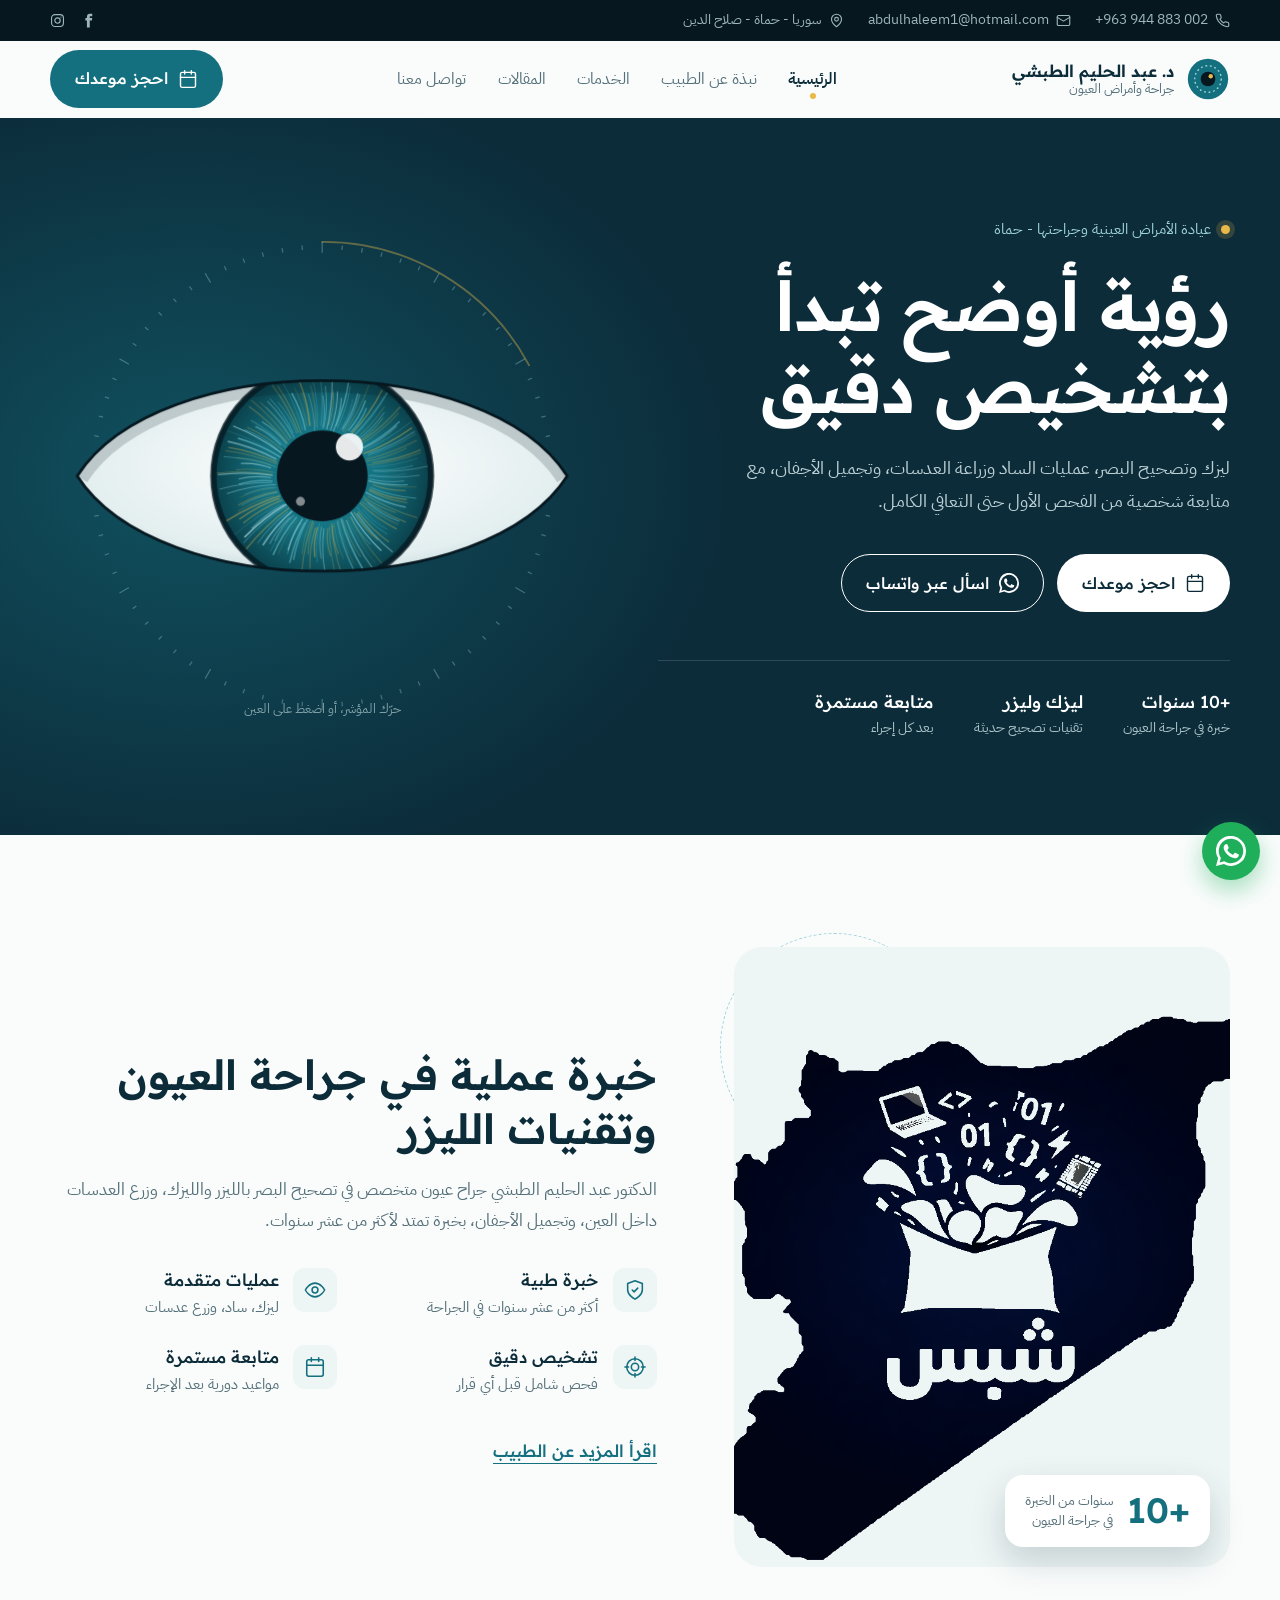
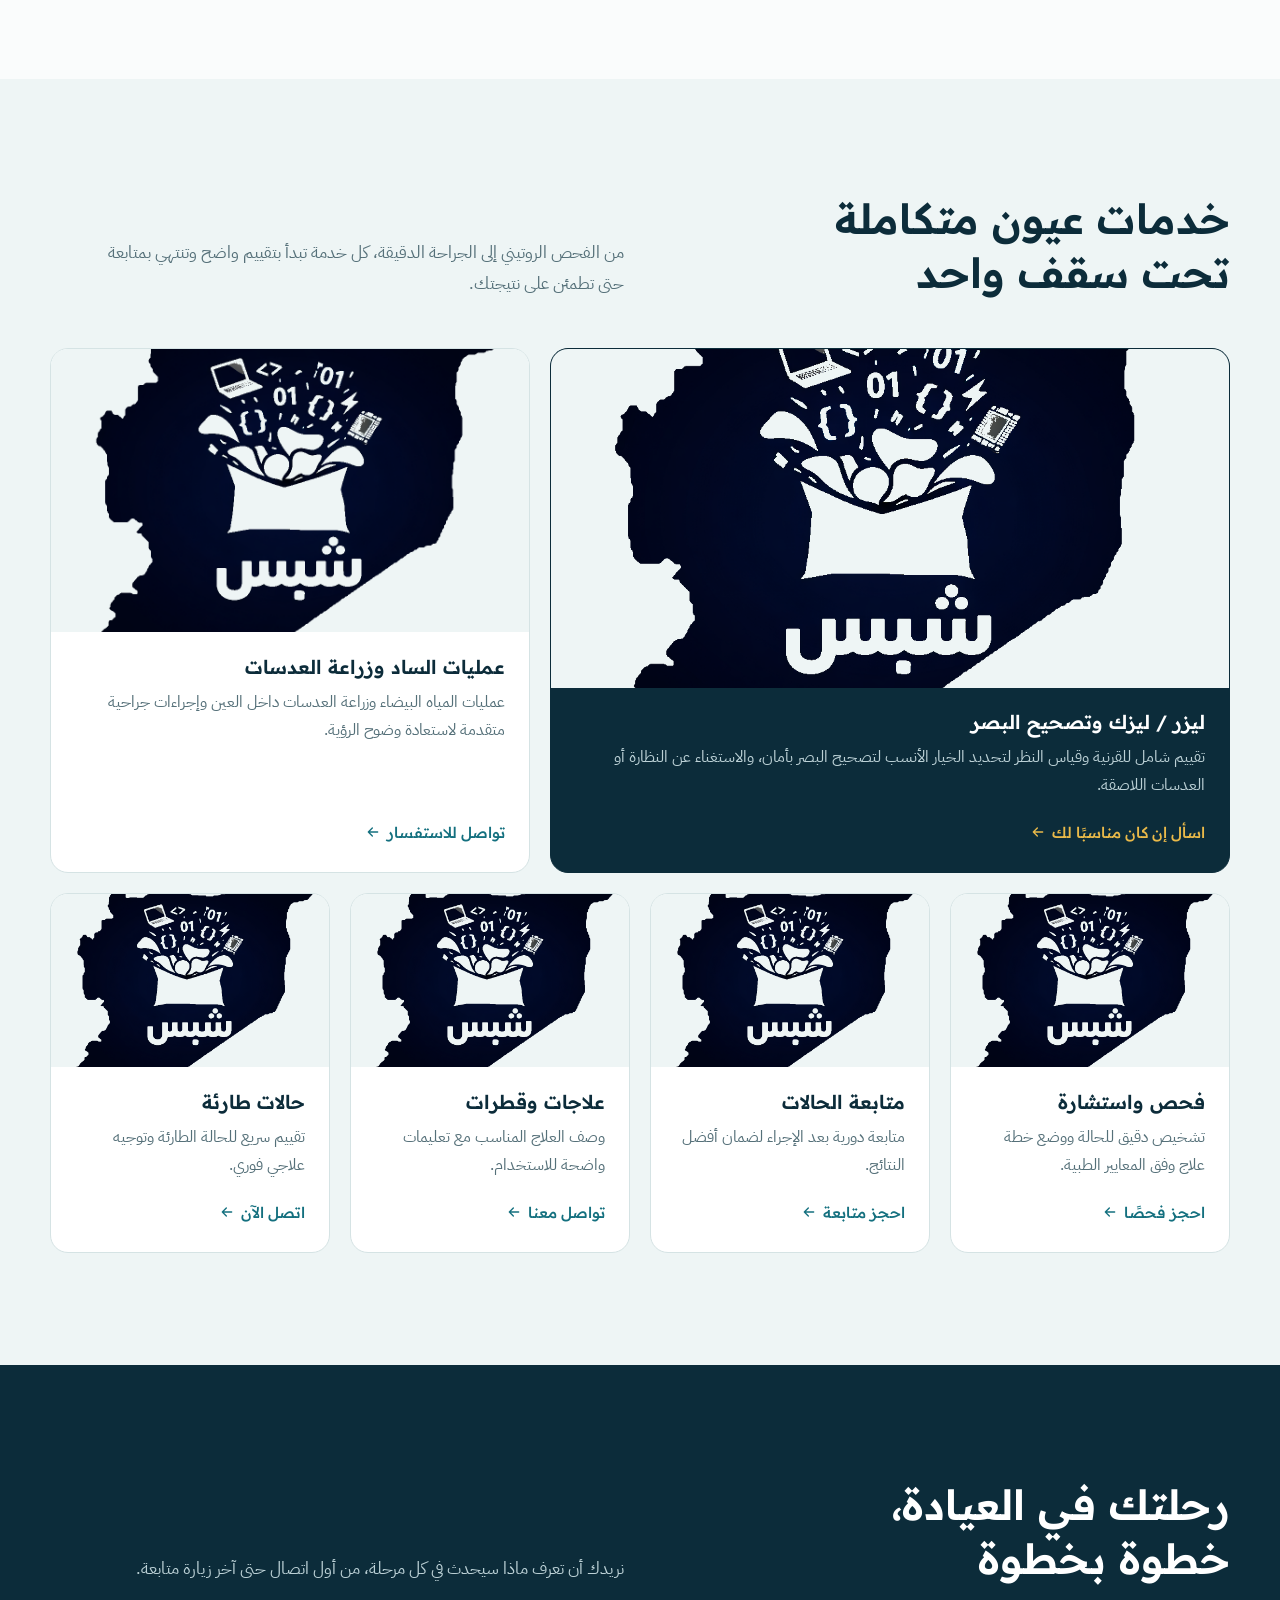
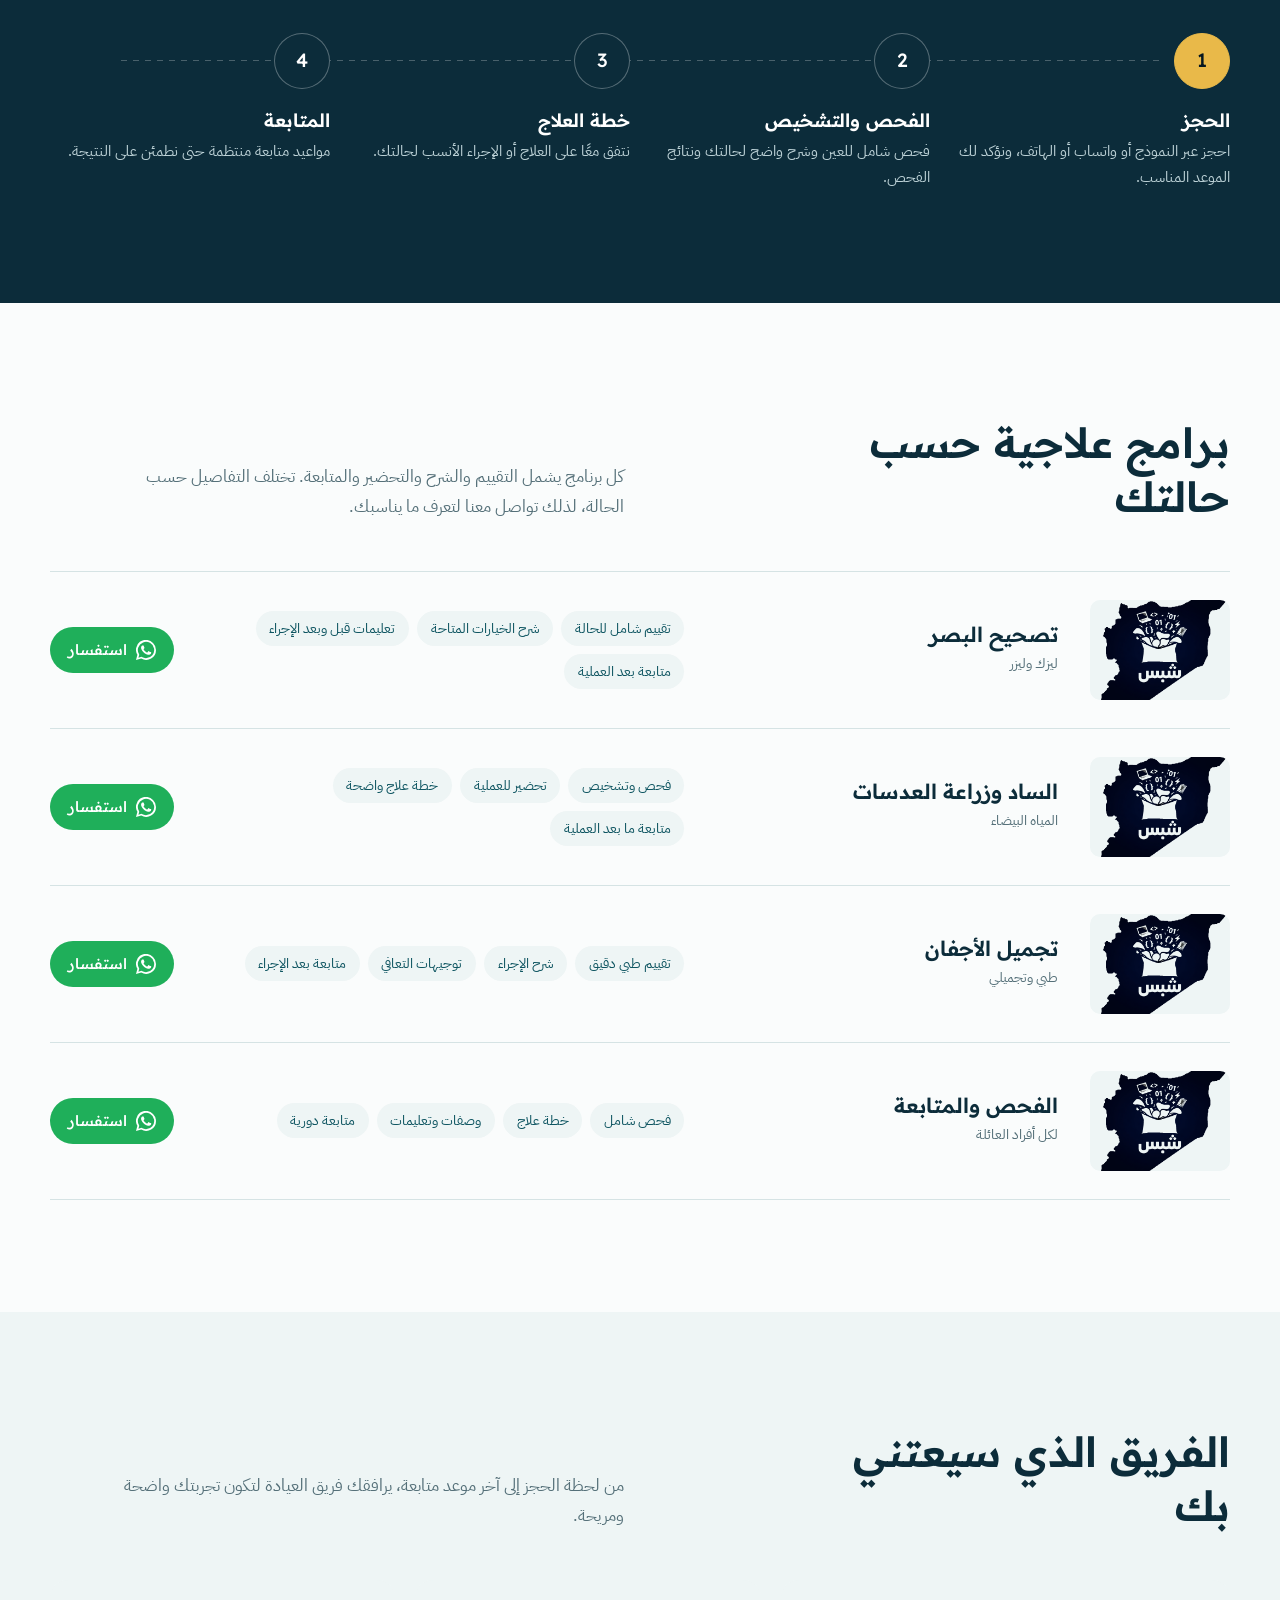
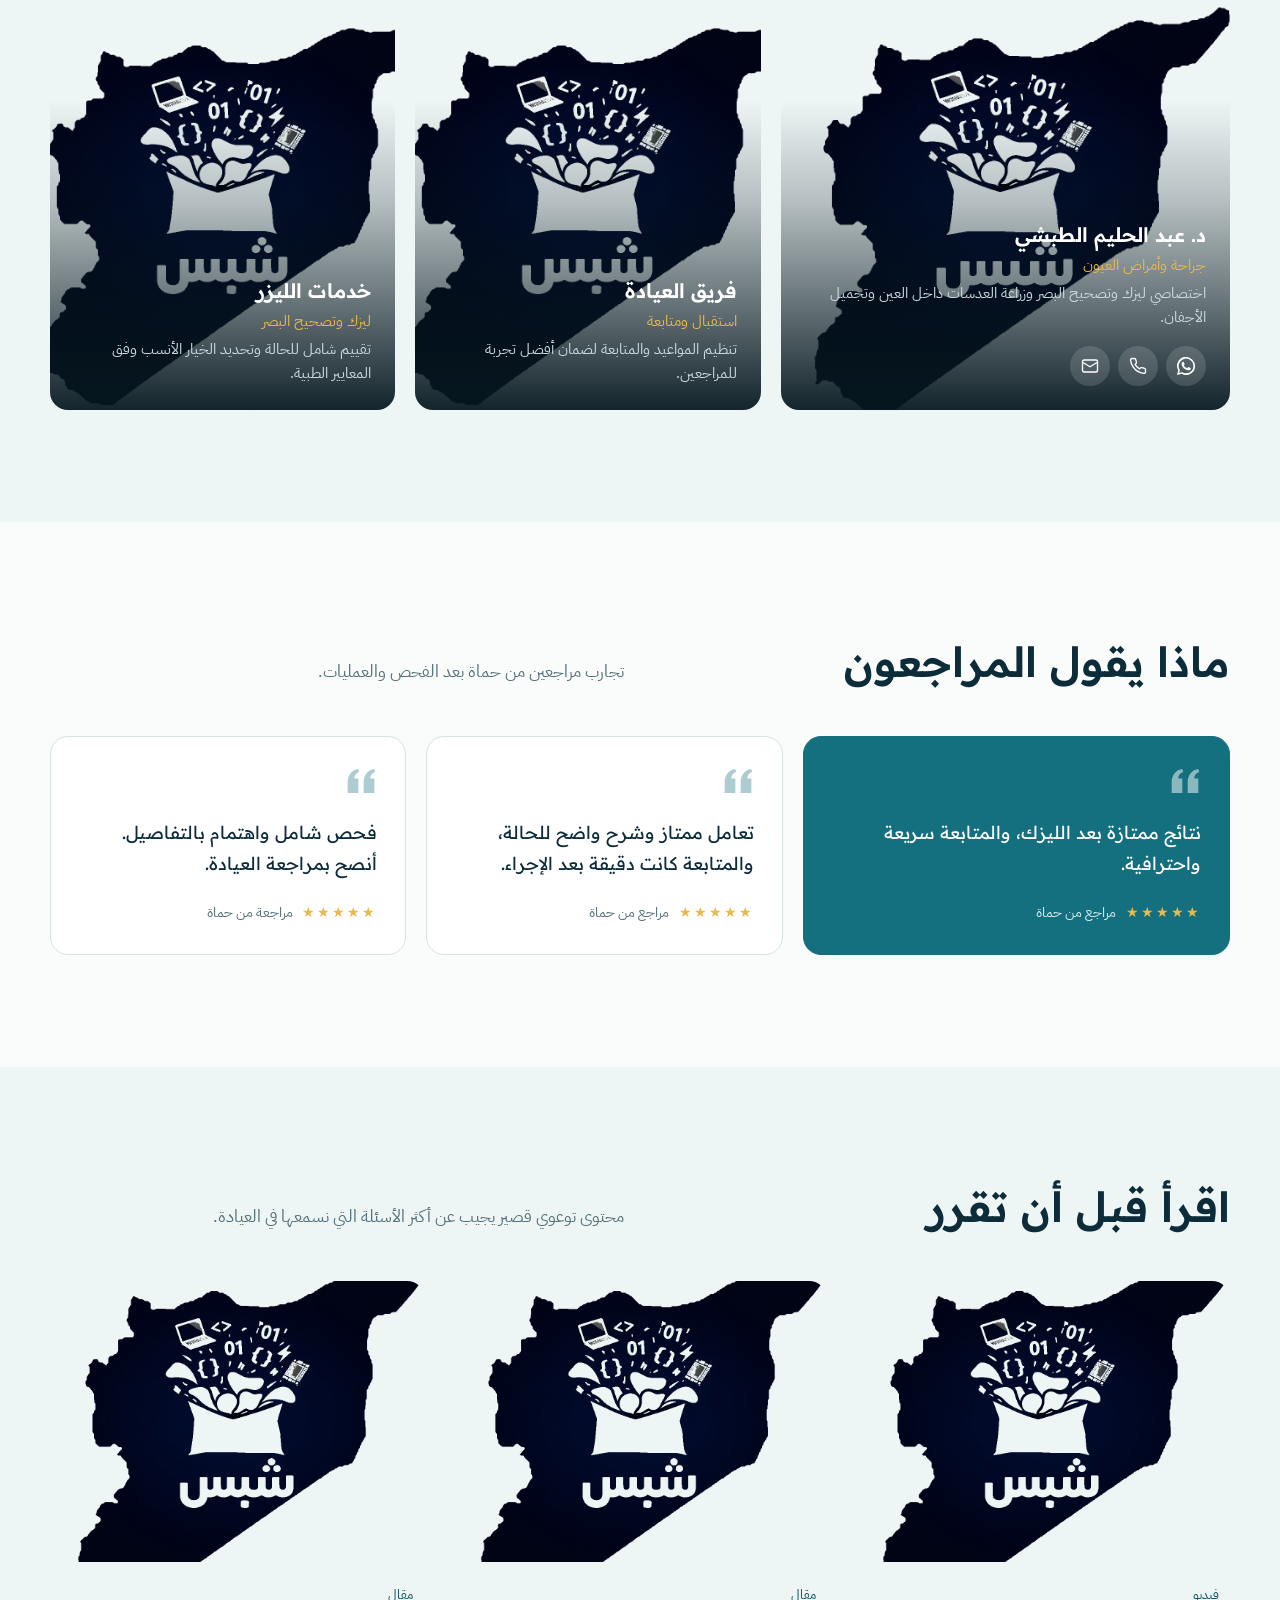
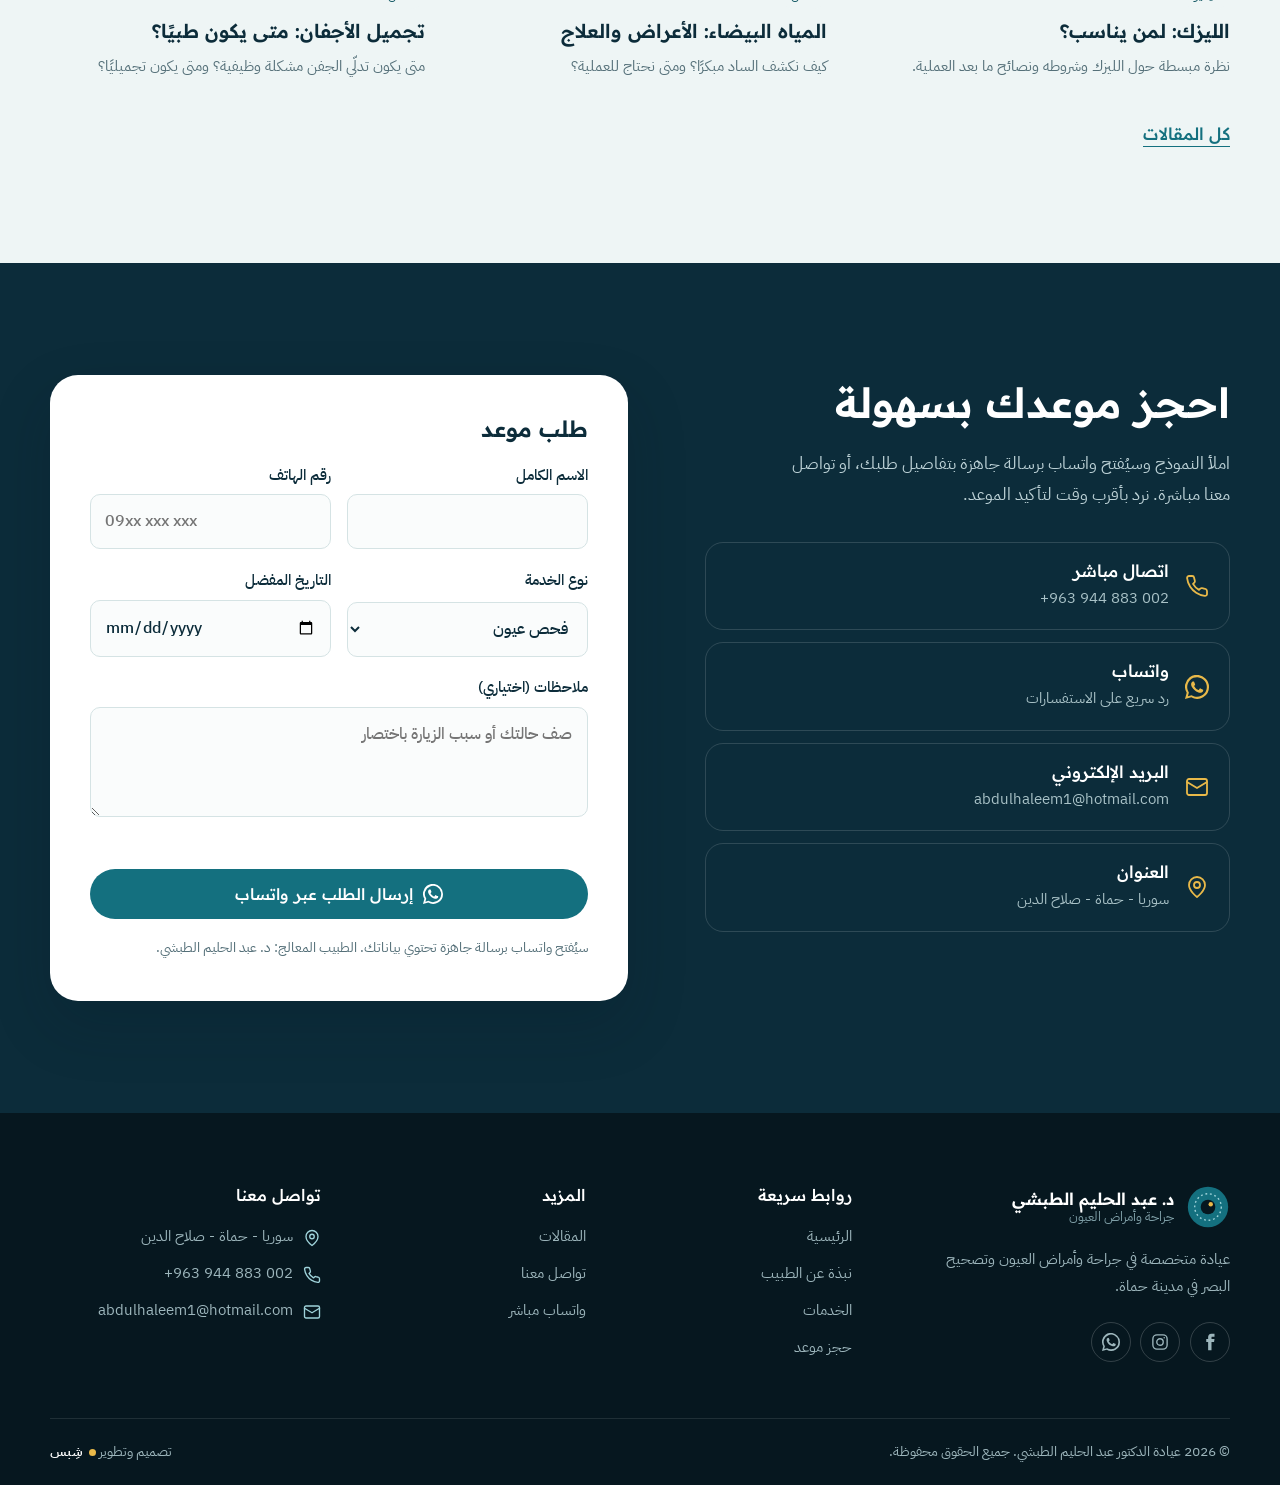
<file: index.html>
<!DOCTYPE html>
<html lang="ar" dir="rtl">
<head>
<meta charset="UTF-8">
<meta name="viewport" content="width=device-width, initial-scale=1, viewport-fit=cover">
<title>الدكتور عبد الحليم الطبشي | جراحة وأمراض العيون - حماة</title>
<meta name="description" content="عيادة الدكتور عبد الحليم الطبشي لجراحة وأمراض العيون في حماة: ليزك وتصحيح البصر، الساد وزراعة العدسات، تجميل الأجفان.">
<meta name="keywords" content="طبيب عيون حماة, ليزك, تصحيح البصر بالليزر, زرع العدسات داخل العين, تجميل الأجفان, عمليات الساد">
<meta name="theme-color" content="#0C2C3A">
<meta property="og:type" content="website">
<meta property="og:locale" content="ar_SY">
<meta property="og:title" content="الدكتور عبد الحليم الطبشي | جراحة وأمراض العيون - حماة">
<meta property="og:description" content="عيادة الدكتور عبد الحليم الطبشي لجراحة وأمراض العيون في حماة: ليزك وتصحيح البصر، الساد وزراعة العدسات، تجميل الأجفان.">
<meta property="og:image" content="img/dr-tabshi14.jpg">
<link rel="icon" href="data:image/svg+xml,%3Csvg xmlns='http://www.w3.org/2000/svg' viewBox='0 0 48 48'%3E%3Ccircle cx='24' cy='24' r='22' fill='%2314707F'/%3E%3Ccircle cx='24' cy='24' r='8' fill='%2306171F'/%3E%3Ccircle cx='27' cy='21' r='2.4' fill='%23E9B949'/%3E%3C/svg%3E">
<link rel="preconnect" href="https://fonts.googleapis.com">
<link rel="preconnect" href="https://fonts.gstatic.com" crossorigin>
<link href="https://fonts.googleapis.com/css2?family=Readex+Pro:wght@300;400;500;600;700&family=IBM+Plex+Sans+Arabic:wght@400;500;600&display=swap" rel="stylesheet">
<link rel="stylesheet" href="assets/css/style.css">
</head>
<body>
<svg width="0" height="0" style="position:absolute" aria-hidden="true">
  <symbol id="i-phone" viewBox="0 0 24 24"><path fill="none" stroke="currentColor" stroke-width="1.8" stroke-linecap="round" stroke-linejoin="round" d="M22 16.9v3a2 2 0 0 1-2.2 2 19.8 19.8 0 0 1-8.6-3.1 19.5 19.5 0 0 1-6-6A19.8 19.8 0 0 1 2.1 4.2 2 2 0 0 1 4.1 2h3a2 2 0 0 1 2 1.7c.1 1 .4 1.9.7 2.8a2 2 0 0 1-.5 2.1L8 9.9a16 16 0 0 0 6 6l1.3-1.3a2 2 0 0 1 2.1-.4c.9.3 1.8.6 2.8.7a2 2 0 0 1 1.7 2z"/></symbol>
  <symbol id="i-mail" viewBox="0 0 24 24"><g fill="none" stroke="currentColor" stroke-width="1.8" stroke-linecap="round" stroke-linejoin="round"><rect x="2" y="4" width="20" height="16" rx="2"/><path d="m22 7-10 6L2 7"/></g></symbol>
  <symbol id="i-pin" viewBox="0 0 24 24"><g fill="none" stroke="currentColor" stroke-width="1.8" stroke-linecap="round" stroke-linejoin="round"><path d="M20 10c0 6-8 12-8 12s-8-6-8-12a8 8 0 0 1 16 0z"/><circle cx="12" cy="10" r="3"/></g></symbol>
  <symbol id="i-clock" viewBox="0 0 24 24"><g fill="none" stroke="currentColor" stroke-width="1.8" stroke-linecap="round"><circle cx="12" cy="12" r="9.5"/><path d="M12 7v5l3 2"/></g></symbol>
  <symbol id="i-wa" viewBox="0 0 24 24"><path fill="currentColor" d="M17.5 14.4c-.3-.1-1.8-.9-2-1-.3-.1-.5-.1-.7.2l-.9 1.2c-.2.2-.3.2-.6.1-.3-.1-1.3-.5-2.4-1.5-.9-.8-1.5-1.8-1.7-2.1-.2-.3 0-.5.1-.6l.5-.5.3-.5c.1-.2 0-.4 0-.5l-.9-2.2c-.2-.6-.5-.5-.7-.5h-.6c-.2 0-.5.1-.8.4-.3.3-1 1-1 2.5s1.1 2.9 1.2 3.1c.1.2 2.1 3.2 5.1 4.5 2.5 1 3 .8 3.6.7.6-.1 1.8-.7 2-1.5.3-.7.3-1.3.2-1.5-.1-.1-.3-.2-.6-.3zM12 21.8c-1.8 0-3.5-.5-5-1.4l-.4-.2-3.7 1 1-3.6-.2-.4A9.8 9.8 0 1 1 12 21.8zm8.4-18.2A11.8 11.8 0 0 0 1.7 17.8L0 24l6.3-1.7A11.8 11.8 0 0 0 24 12a11.7 11.7 0 0 0-3.6-8.4z"/></symbol>
  <symbol id="i-fb" viewBox="0 0 24 24"><path fill="currentColor" d="M14 8V6c0-.9.6-1 1-1h3V1h-4c-3.6 0-4.5 2.7-4.5 4.5V8H7v4h2.5v11H14V12h3.4l.6-4z"/></symbol>
  <symbol id="i-ig" viewBox="0 0 24 24"><g fill="none" stroke="currentColor" stroke-width="1.8"><rect x="2.5" y="2.5" width="19" height="19" rx="5.5"/><circle cx="12" cy="12" r="4.3"/><circle cx="17.6" cy="6.4" r="1" fill="currentColor" stroke="none"/></g></symbol>
  <symbol id="i-eye" viewBox="0 0 24 24"><g fill="none" stroke="currentColor" stroke-width="1.7" stroke-linecap="round" stroke-linejoin="round"><path d="M1.5 12S5.5 4.5 12 4.5 22.5 12 22.5 12 18.5 19.5 12 19.5 1.5 12 1.5 12z"/><circle cx="12" cy="12" r="3.2"/></g></symbol>
  <symbol id="i-scope" viewBox="0 0 24 24"><g fill="none" stroke="currentColor" stroke-width="1.7" stroke-linecap="round"><circle cx="12" cy="12" r="9"/><circle cx="12" cy="12" r="4"/><path d="M12 1v4M12 19v4M1 12h4M19 12h4"/></g></symbol>
  <symbol id="i-shield" viewBox="0 0 24 24"><g fill="none" stroke="currentColor" stroke-width="1.7" stroke-linecap="round" stroke-linejoin="round"><path d="M12 22s8-4 8-10V5l-8-3-8 3v7c0 6 8 10 8 10z"/><path d="m9 12 2 2 4-4"/></g></symbol>
  <symbol id="i-cal" viewBox="0 0 24 24"><g fill="none" stroke="currentColor" stroke-width="1.7" stroke-linecap="round"><rect x="3" y="4" width="18" height="18" rx="2"/><path d="M16 2v4M8 2v4M3 10h18"/></g></symbol>
  <symbol id="i-file" viewBox="0 0 24 24"><g fill="none" stroke="currentColor" stroke-width="1.7" stroke-linecap="round" stroke-linejoin="round"><path d="M14 2H6a2 2 0 0 0-2 2v16a2 2 0 0 0 2 2h12a2 2 0 0 0 2-2V8z"/><path d="M14 2v6h6M8 13h8M8 17h5"/></g></symbol>
  <symbol id="i-glasses" viewBox="0 0 24 24"><g fill="none" stroke="currentColor" stroke-width="1.7" stroke-linecap="round"><circle cx="6" cy="15" r="4"/><circle cx="18" cy="15" r="4"/><path d="M10 15h4M2 15l2-8h2M22 15l-2-8h-2"/></g></symbol>
  <symbol id="i-check" viewBox="0 0 24 24"><g fill="none" stroke="currentColor" stroke-width="2" stroke-linecap="round" stroke-linejoin="round"><circle cx="12" cy="12" r="10" opacity=".25"/><path d="m8 12 3 3 5-6"/></g></symbol>
  <symbol id="i-arrow" viewBox="0 0 24 24"><path fill="none" stroke="currentColor" stroke-width="2" stroke-linecap="round" stroke-linejoin="round" d="M19 12H5m6-6-6 6 6 6"/></symbol>
  <symbol id="i-chev" viewBox="0 0 24 24"><path fill="none" stroke="currentColor" stroke-width="2" stroke-linecap="round" stroke-linejoin="round" d="m9 6 6 6-6 6"/></symbol>
  <symbol id="i-quote" viewBox="0 0 24 24"><path fill="currentColor" d="M14 21v-7.6C14 7 17.5 3.6 22 3l.6 2.2c-2.4.8-3.6 2.6-3.7 5H22V21h-8zM2 21v-7.6C2 7 5.5 3.6 10 3l.6 2.2C8.2 6 7 7.8 6.9 10.2H10V21H2z"/></symbol>
  <symbol id="logo" viewBox="0 0 48 48"><circle cx="24" cy="24" r="22" fill="#14707F"/><circle cx="24" cy="24" r="14.5" fill="none" stroke="#9FD3DA" stroke-width="1.5" stroke-dasharray="2 3"/><circle cx="24" cy="24" r="8" fill="#06171F"/><circle cx="27" cy="21" r="2.4" fill="#E9B949"/></symbol>
</svg>
<a class="skip" href="#main">تخطي إلى المحتوى</a>
<div class="topbar">
  <div class="wrap">
    <div class="contact">
      <a href="tel:+963944883002"><svg aria-hidden="true"><use href="#i-phone"/></svg><span class="ltr">+963 944 883 002</span></a>
      <a class="hide-sm" href="mailto:abdulhaleem1@hotmail.com"><svg aria-hidden="true"><use href="#i-mail"/></svg>abdulhaleem1@hotmail.com</a>
      <span class="item hide-sm"><svg aria-hidden="true"><use href="#i-pin"/></svg>سوريا - حماة - صلاح الدين</span>
    </div>
    <div class="social">
      <a href="https://www.facebook.com/Dr.haleem/" target="_blank" rel="noopener" aria-label="فيسبوك"><svg aria-hidden="true"><use href="#i-fb"/></svg></a>
      <a href="https://www.instagram.com/abdulhalemaltabshi/" target="_blank" rel="noopener" aria-label="انستغرام"><svg aria-hidden="true"><use href="#i-ig"/></svg></a>
    </div>
  </div>
</div>
<header class="nav">
  <div class="wrap">
    <a href="index.html" class="brand" aria-label="الصفحة الرئيسية">
      <svg class="brand-mark" aria-hidden="true"><use href="#logo"/></svg>
      <span><b>د. عبد الحليم الطبشي</b><small>جراحة وأمراض العيون</small></span>
    </a>
    <nav class="menu" id="menu" aria-label="القائمة الرئيسية">
      <a href="index.html" aria-current="page">الرئيسية</a>
      <a href="templates/about.html">نبذة عن الطبيب</a>
      <a href="templates/services.html">الخدمات</a>
      <a href="templates/blog.html">المقالات</a>
      <a href="templates/contact.html">تواصل معنا</a>
      <a class="btn btn-primary menu-cta" href="templates/appointment.html"><svg aria-hidden="true"><use href="#i-cal"/></svg>احجز موعدك</a>
    </nav>
    <div class="nav-cta">
      <a href="templates/appointment.html" class="btn btn-primary"><svg aria-hidden="true"><use href="#i-cal"/></svg>احجز موعدك</a>
      <button class="burger" id="burger" aria-label="القائمة" aria-expanded="false" aria-controls="menu">
        <svg viewBox="0 0 24 24" fill="none" stroke="currentColor" stroke-width="2" stroke-linecap="round" aria-hidden="true"><path d="M4 7h16M4 12h16M4 17h10"/></svg>
      </button>
    </div>
  </div>
</header>
<main id="main">
<section class="hero">
  <div class="wrap">
    <div>
      <div class="hero-tag">عيادة الأمراض العينية وجراحتها - حماة</div>
      <h1>رؤية أوضح تبدأ بتشخيص دقيق</h1>
      <p class="lead">ليزك وتصحيح البصر، عمليات الساد وزراعة العدسات، وتجميل الأجفان، مع متابعة شخصية من الفحص الأول حتى التعافي الكامل.</p>
      <div class="actions">
        <a href="templates/appointment.html" class="btn btn-light"><svg aria-hidden="true"><use href="#i-cal"/></svg>احجز موعدك</a>
        <a href="https://wa.me/963944883002" class="btn btn-ghost" target="_blank" rel="noopener"><svg aria-hidden="true"><use href="#i-wa"/></svg>اسأل عبر واتساب</a>
      </div>
      <div class="hero-facts">
        <div><strong>+10 سنوات</strong>خبرة في جراحة العيون</div>
        <div><strong>ليزك وليزر</strong>تقنيات تصحيح حديثة</div>
        <div><strong>متابعة مستمرة</strong>بعد كل إجراء</div>
      </div>
    </div>
    <div class="eye" role="img" tabindex="0" aria-label="رسم توضيحي لعين؛ اضغط لترمش">
<svg viewBox="0 -60 600 520" xmlns="http://www.w3.org/2000/svg">
  <defs>
    <radialGradient id="g-iris" cx="50%" cy="50%" r="50%">
      <stop offset="0" stop-color="#1A8798"/><stop offset=".55" stop-color="#14707F"/><stop offset="1" stop-color="#0A3F49"/>
    </radialGradient>
    <radialGradient id="g-sclera" cx="50%" cy="45%" r="60%">
      <stop offset="0" stop-color="#FFFFFF"/><stop offset=".8" stop-color="#E4EFF0"/><stop offset="1" stop-color="#C9DCDF"/>
    </radialGradient>
    <clipPath id="c-almond"><path d="M30 200 C120 60 480 60 570 200 C480 340 120 340 30 200 Z"/></clipPath>
  </defs>
  <g class="ticks" stroke="#9FD3DA" stroke-opacity=".35" stroke-width="1.4"><line x1="546.0" y1="200.0" x2="558.0" y2="200.0"/><line x1="549.0" y1="221.8" x2="554.0" y2="222.2"/><line x1="546.2" y1="243.4" x2="551.1" y2="244.3"/><line x1="541.5" y1="264.7" x2="546.3" y2="266.0"/><line x1="534.9" y1="285.5" x2="539.6" y2="287.2"/><line x1="526.6" y1="305.7" x2="531.1" y2="307.8"/><line x1="513.0" y1="323.0" x2="523.4" y2="329.0"/><line x1="504.8" y1="343.4" x2="508.9" y2="346.3"/><line x1="491.5" y1="360.7" x2="495.3" y2="363.9"/><line x1="476.8" y1="376.8" x2="480.3" y2="380.3"/><line x1="460.7" y1="391.5" x2="463.9" y2="395.3"/><line x1="443.4" y1="404.8" x2="446.3" y2="408.9"/><line x1="423.0" y1="413.0" x2="429.0" y2="423.4"/><line x1="405.7" y1="426.6" x2="407.8" y2="431.1"/><line x1="385.5" y1="434.9" x2="387.2" y2="439.6"/><line x1="364.7" y1="441.5" x2="366.0" y2="446.3"/><line x1="343.4" y1="446.2" x2="344.3" y2="451.1"/><line x1="321.8" y1="449.0" x2="322.2" y2="454.0"/><line x1="300.0" y1="446.0" x2="300.0" y2="458.0"/><line x1="278.2" y1="449.0" x2="277.8" y2="454.0"/><line x1="256.6" y1="446.2" x2="255.7" y2="451.1"/><line x1="235.3" y1="441.5" x2="234.0" y2="446.3"/><line x1="214.5" y1="434.9" x2="212.8" y2="439.6"/><line x1="194.3" y1="426.6" x2="192.2" y2="431.1"/><line x1="177.0" y1="413.0" x2="171.0" y2="423.4"/><line x1="156.6" y1="404.8" x2="153.7" y2="408.9"/><line x1="139.3" y1="391.5" x2="136.1" y2="395.3"/><line x1="123.2" y1="376.8" x2="119.7" y2="380.3"/><line x1="108.5" y1="360.7" x2="104.7" y2="363.9"/><line x1="95.2" y1="343.4" x2="91.1" y2="346.3"/><line x1="87.0" y1="323.0" x2="76.6" y2="329.0"/><line x1="73.4" y1="305.7" x2="68.9" y2="307.8"/><line x1="65.1" y1="285.5" x2="60.4" y2="287.2"/><line x1="58.5" y1="264.7" x2="53.7" y2="266.0"/><line x1="53.8" y1="243.4" x2="48.9" y2="244.3"/><line x1="51.0" y1="221.8" x2="46.0" y2="222.2"/><line x1="54.0" y1="200.0" x2="42.0" y2="200.0"/><line x1="51.0" y1="178.2" x2="46.0" y2="177.8"/><line x1="53.8" y1="156.6" x2="48.9" y2="155.7"/><line x1="58.5" y1="135.3" x2="53.7" y2="134.0"/><line x1="65.1" y1="114.5" x2="60.4" y2="112.8"/><line x1="73.4" y1="94.3" x2="68.9" y2="92.2"/><line x1="87.0" y1="77.0" x2="76.6" y2="71.0"/><line x1="95.2" y1="56.6" x2="91.1" y2="53.7"/><line x1="108.5" y1="39.3" x2="104.7" y2="36.1"/><line x1="123.2" y1="23.2" x2="119.7" y2="19.7"/><line x1="139.3" y1="8.5" x2="136.1" y2="4.7"/><line x1="156.6" y1="-4.8" x2="153.7" y2="-8.9"/><line x1="177.0" y1="-13.0" x2="171.0" y2="-23.4"/><line x1="194.3" y1="-26.6" x2="192.2" y2="-31.1"/><line x1="214.5" y1="-34.9" x2="212.8" y2="-39.6"/><line x1="235.3" y1="-41.5" x2="234.0" y2="-46.3"/><line x1="256.6" y1="-46.2" x2="255.7" y2="-51.1"/><line x1="278.2" y1="-49.0" x2="277.8" y2="-54.0"/><line x1="300.0" y1="-46.0" x2="300.0" y2="-58.0"/><line x1="321.8" y1="-49.0" x2="322.2" y2="-54.0"/><line x1="343.4" y1="-46.2" x2="344.3" y2="-51.1"/><line x1="364.7" y1="-41.5" x2="366.0" y2="-46.3"/><line x1="385.5" y1="-34.9" x2="387.2" y2="-39.6"/><line x1="405.7" y1="-26.6" x2="407.8" y2="-31.1"/><line x1="423.0" y1="-13.0" x2="429.0" y2="-23.4"/><line x1="443.4" y1="-4.8" x2="446.3" y2="-8.9"/><line x1="460.7" y1="8.5" x2="463.9" y2="4.7"/><line x1="476.8" y1="23.2" x2="480.3" y2="19.7"/><line x1="491.5" y1="39.3" x2="495.3" y2="36.1"/><line x1="504.8" y1="56.6" x2="508.9" y2="53.7"/><line x1="513.0" y1="77.0" x2="523.4" y2="71.0"/><line x1="526.6" y1="94.3" x2="531.1" y2="92.2"/><line x1="534.9" y1="114.5" x2="539.6" y2="112.8"/><line x1="541.5" y1="135.3" x2="546.3" y2="134.0"/><line x1="546.2" y1="156.6" x2="551.1" y2="155.7"/><line x1="549.0" y1="178.2" x2="554.0" y2="177.8"/></g>
  <g class="scan"><path d="M300 -58 A258 258 0 0 1 528 78" fill="none" stroke="#E9B949" stroke-width="2" stroke-linecap="round" stroke-opacity=".7"/></g>
  <g class="lid">
    <path d="M30 200 C120 60 480 60 570 200 C480 340 120 340 30 200 Z" fill="url(#g-sclera)"/>
    <g clip-path="url(#c-almond)">
      <g class="look">
        <circle cx="300" cy="200" r="122" fill="url(#g-iris)"/>
        <g fill="none"><path d="M351.2 199.6Q379.3 203.4 407.5 199.2" stroke="#9FD3DA" stroke-width="0.69" stroke-opacity="0.52"/><path d="M351.6 203.2Q370.7 207.9 390.4 205.5" stroke="#9FD3DA" stroke-width="1.10" stroke-opacity="0.37"/><path d="M350.7 205.2Q372.0 211.1 394.2 209.7" stroke="#5FB4BF" stroke-width="1.35" stroke-opacity="0.72"/><path d="M351.4 206.0Q377.2 213.0 404.0 212.2" stroke="#E9B949" stroke-width="0.76" stroke-opacity="0.28"/><path d="M355.7 209.7Q373.1 216.5 392.0 216.0" stroke="#E9B949" stroke-width="1.30" stroke-opacity="0.34"/><path d="M353.0 212.6Q377.3 222.5 403.7 224.6" stroke="#5FB4BF" stroke-width="1.20" stroke-opacity="0.52"/><path d="M351.6 214.4Q371.4 223.9 393.4 226.1" stroke="#E9B949" stroke-width="1.55" stroke-opacity="0.36"/><path d="M351.5 216.3Q371.4 226.5 393.7 229.6" stroke="#E9B949" stroke-width="1.14" stroke-opacity="0.33"/><path d="M348.0 218.1Q368.6 229.8 392.0 234.6" stroke="#9FD3DA" stroke-width="1.72" stroke-opacity="0.46"/><path d="M350.0 222.0Q375.5 237.8 404.6 246.0" stroke="#E9B949" stroke-width="0.98" stroke-opacity="0.36"/><path d="M345.3 222.5Q361.7 234.5 381.3 240.4" stroke="#E9B949" stroke-width="0.92" stroke-opacity="0.36"/><path d="M346.0 225.3Q367.1 241.4 392.3 250.8" stroke="#E9B949" stroke-width="1.42" stroke-opacity="0.28"/><path d="M349.6 229.2Q365.2 243.0 385.0 250.1" stroke="#5FB4BF" stroke-width="1.33" stroke-opacity="0.50"/><path d="M343.8 228.0Q361.8 244.0 384.0 253.7" stroke="#E9B949" stroke-width="1.65" stroke-opacity="0.17"/><path d="M341.6 229.7Q359.6 247.2 382.2 258.6" stroke="#E9B949" stroke-width="1.26" stroke-opacity="0.36"/><path d="M344.5 236.6Q355.5 250.6 371.4 258.8" stroke="#5FB4BF" stroke-width="0.81" stroke-opacity="0.37"/><path d="M338.3 234.4Q352.5 252.1 371.8 264.4" stroke="#5FB4BF" stroke-width="0.77" stroke-opacity="0.52"/><path d="M339.4 239.1Q353.6 258.7 373.5 272.8" stroke="#E9B949" stroke-width="1.34" stroke-opacity="0.35"/><path d="M338.2 241.3Q354.7 265.4 377.6 283.8" stroke="#9FD3DA" stroke-width="1.56" stroke-opacity="0.45"/><path d="M335.0 240.0Q345.6 257.6 361.7 270.5" stroke="#E9B949" stroke-width="1.78" stroke-opacity="0.28"/><path d="M331.5 239.9Q345.2 263.4 365.1 282.4" stroke="#9FD3DA" stroke-width="1.24" stroke-opacity="0.72"/><path d="M331.6 244.9Q339.3 262.3 353.2 275.6" stroke="#9FD3DA" stroke-width="0.90" stroke-opacity="0.42"/><path d="M330.4 244.5Q344.7 273.0 366.1 296.9" stroke="#E9B949" stroke-width="1.18" stroke-opacity="0.24"/><path d="M327.0 244.6Q339.2 272.6 358.5 296.5" stroke="#E9B949" stroke-width="0.79" stroke-opacity="0.16"/><path d="M326.6 248.7Q337.1 277.0 355.3 301.3" stroke="#9FD3DA" stroke-width="1.51" stroke-opacity="0.40"/><path d="M322.2 247.1Q328.8 269.8 342.3 289.5" stroke="#E9B949" stroke-width="0.80" stroke-opacity="0.38"/><path d="M320.7 247.5Q329.0 276.8 344.9 303.0" stroke="#5FB4BF" stroke-width="1.78" stroke-opacity="0.68"/><path d="M317.7 248.7Q322.9 274.2 335.4 297.3" stroke="#E9B949" stroke-width="1.03" stroke-opacity="0.16"/><path d="M316.5 249.4Q321.7 277.4 334.5 303.2" stroke="#5FB4BF" stroke-width="1.75" stroke-opacity="0.47"/><path d="M313.1 251.3Q314.7 272.3 323.5 291.6" stroke="#E9B949" stroke-width="0.87" stroke-opacity="0.21"/><path d="M311.2 253.7Q311.0 270.6 317.9 286.2" stroke="#E9B949" stroke-width="1.69" stroke-opacity="0.25"/><path d="M310.3 252.1Q311.7 280.4 321.2 307.3" stroke="#E9B949" stroke-width="0.84" stroke-opacity="0.42"/><path d="M307.9 255.8Q307.9 286.4 316.5 316.0" stroke="#E9B949" stroke-width="1.08" stroke-opacity="0.27"/><path d="M306.0 257.6Q303.9 273.3 309.2 288.4" stroke="#E9B949" stroke-width="1.31" stroke-opacity="0.29"/><path d="M301.8 257.8Q298.5 282.8 303.4 307.7" stroke="#9FD3DA" stroke-width="1.02" stroke-opacity="0.52"/><path d="M299.3 255.8Q295.5 273.3 298.9 291.1" stroke="#9FD3DA" stroke-width="1.50" stroke-opacity="0.32"/><path d="M297.0 251.6Q292.1 273.2 294.5 295.4" stroke="#5FB4BF" stroke-width="0.95" stroke-opacity="0.37"/><path d="M294.8 256.4Q289.7 272.5 291.8 289.5" stroke="#E9B949" stroke-width="1.49" stroke-opacity="0.42"/><path d="M292.5 256.8Q285.5 278.9 286.5 302.2" stroke="#E9B949" stroke-width="1.24" stroke-opacity="0.31"/><path d="M290.9 250.7Q284.3 268.0 284.5 286.7" stroke="#E9B949" stroke-width="1.56" stroke-opacity="0.20"/><path d="M289.5 249.4Q279.6 276.8 277.5 306.1" stroke="#E9B949" stroke-width="1.24" stroke-opacity="0.29"/><path d="M287.2 249.9Q279.1 267.2 277.8 286.5" stroke="#E9B949" stroke-width="0.72" stroke-opacity="0.29"/><path d="M283.6 247.8Q272.5 268.9 268.3 292.5" stroke="#5FB4BF" stroke-width="1.77" stroke-opacity="0.55"/><path d="M281.0 250.8Q269.0 271.9 264.2 295.9" stroke="#5FB4BF" stroke-width="1.73" stroke-opacity="0.60"/><path d="M276.7 252.2Q265.7 267.4 261.6 285.9" stroke="#5FB4BF" stroke-width="1.14" stroke-opacity="0.46"/><path d="M278.3 247.2Q267.1 263.0 262.3 281.9" stroke="#9FD3DA" stroke-width="1.40" stroke-opacity="0.64"/><path d="M273.0 248.1Q259.0 265.2 251.6 286.3" stroke="#E9B949" stroke-width="0.90" stroke-opacity="0.19"/><path d="M271.9 245.2Q255.6 264.0 245.8 287.1" stroke="#5FB4BF" stroke-width="1.79" stroke-opacity="0.67"/><path d="M269.8 243.8Q253.2 261.1 242.9 282.9" stroke="#5FB4BF" stroke-width="1.03" stroke-opacity="0.30"/><path d="M268.4 243.2Q255.3 255.2 247.8 271.5" stroke="#9FD3DA" stroke-width="1.00" stroke-opacity="0.56"/><path d="M264.9 245.4Q250.5 257.8 242.0 275.1" stroke="#9FD3DA" stroke-width="1.65" stroke-opacity="0.29"/><path d="M266.8 238.7Q247.8 255.0 234.5 276.4" stroke="#9FD3DA" stroke-width="1.69" stroke-opacity="0.66"/><path d="M262.5 239.1Q242.9 253.9 228.8 274.2" stroke="#9FD3DA" stroke-width="0.99" stroke-opacity="0.39"/><path d="M263.5 235.1Q237.1 254.7 216.3 280.5" stroke="#E9B949" stroke-width="1.36" stroke-opacity="0.39"/><path d="M261.5 232.7Q234.7 250.0 213.2 273.7" stroke="#5FB4BF" stroke-width="1.14" stroke-opacity="0.42"/><path d="M260.5 231.2Q235.0 246.3 214.2 267.7" stroke="#9FD3DA" stroke-width="1.73" stroke-opacity="0.73"/><path d="M257.9 231.4Q237.8 241.6 222.1 258.0" stroke="#9FD3DA" stroke-width="1.51" stroke-opacity="0.39"/><path d="M253.2 231.5Q225.4 245.0 202.3 265.8" stroke="#9FD3DA" stroke-width="0.64" stroke-opacity="0.26"/><path d="M255.4 226.6Q232.3 236.0 212.9 252.0" stroke="#E9B949" stroke-width="1.39" stroke-opacity="0.35"/><path d="M252.9 224.6Q229.0 232.6 208.5 247.7" stroke="#E9B949" stroke-width="1.43" stroke-opacity="0.44"/><path d="M253.7 221.8Q221.9 232.1 193.5 250.1" stroke="#E9B949" stroke-width="1.78" stroke-opacity="0.40"/><path d="M247.4 222.2Q225.8 227.0 207.0 239.2" stroke="#E9B949" stroke-width="0.67" stroke-opacity="0.35"/><path d="M251.0 218.0Q229.6 222.0 210.6 232.9" stroke="#5FB4BF" stroke-width="0.95" stroke-opacity="0.48"/><path d="M250.0 217.3Q227.6 221.1 207.5 232.1" stroke="#E9B949" stroke-width="1.78" stroke-opacity="0.25"/><path d="M249.9 213.0Q228.9 214.7 209.5 223.5" stroke="#E9B949" stroke-width="1.00" stroke-opacity="0.18"/><path d="M247.5 212.7Q230.1 213.2 214.3 220.6" stroke="#9FD3DA" stroke-width="0.92" stroke-opacity="0.29"/><path d="M248.5 209.6Q221.1 210.6 194.9 219.5" stroke="#9FD3DA" stroke-width="0.70" stroke-opacity="0.73"/><path d="M244.7 207.1Q215.2 206.7 186.6 214.6" stroke="#9FD3DA" stroke-width="1.07" stroke-opacity="0.41"/><path d="M245.3 205.4Q226.4 203.6 208.1 209.1" stroke="#5FB4BF" stroke-width="1.59" stroke-opacity="0.61"/><path d="M243.5 202.0Q225.7 198.9 207.9 203.3" stroke="#9FD3DA" stroke-width="1.23" stroke-opacity="0.50"/><path d="M245.3 199.3Q215.4 194.7 185.2 198.5" stroke="#9FD3DA" stroke-width="1.42" stroke-opacity="0.60"/><path d="M244.9 198.5Q214.3 193.4 183.3 196.9" stroke="#E9B949" stroke-width="1.05" stroke-opacity="0.29"/><path d="M245.9 196.2Q225.7 191.0 204.9 193.3" stroke="#E9B949" stroke-width="0.92" stroke-opacity="0.29"/><path d="M243.5 191.3Q227.5 185.2 210.3 186.3" stroke="#9FD3DA" stroke-width="1.23" stroke-opacity="0.62"/><path d="M249.1 190.0Q221.1 180.4 191.4 178.7" stroke="#5FB4BF" stroke-width="0.88" stroke-opacity="0.57"/><path d="M243.9 188.2Q225.6 180.4 205.5 180.1" stroke="#E9B949" stroke-width="0.66" stroke-opacity="0.34"/><path d="M249.7 186.9Q222.6 175.6 193.3 172.2" stroke="#E9B949" stroke-width="0.97" stroke-opacity="0.32"/><path d="M250.1 184.8Q224.6 172.8 196.6 168.4" stroke="#E9B949" stroke-width="1.43" stroke-opacity="0.35"/><path d="M249.5 181.6Q224.1 167.9 195.7 161.9" stroke="#9FD3DA" stroke-width="1.79" stroke-opacity="0.52"/><path d="M254.2 179.5Q232.3 165.5 207.1 158.4" stroke="#5FB4BF" stroke-width="1.58" stroke-opacity="0.73"/><path d="M248.2 175.4Q223.7 158.9 195.3 150.2" stroke="#5FB4BF" stroke-width="0.69" stroke-opacity="0.30"/><path d="M255.5 175.0Q230.7 156.4 201.8 144.9" stroke="#9FD3DA" stroke-width="1.21" stroke-opacity="0.69"/><path d="M251.1 170.8Q234.8 156.5 214.3 148.8" stroke="#5FB4BF" stroke-width="0.79" stroke-opacity="0.72"/><path d="M257.1 172.2Q239.4 156.2 217.5 146.5" stroke="#E9B949" stroke-width="0.98" stroke-opacity="0.40"/><path d="M254.5 166.2Q242.7 152.9 226.4 145.4" stroke="#5FB4BF" stroke-width="1.71" stroke-opacity="0.61"/><path d="M260.2 168.9Q243.2 150.9 221.4 138.6" stroke="#5FB4BF" stroke-width="1.64" stroke-opacity="0.29"/><path d="M261.1 165.1Q249.7 150.0 233.4 140.1" stroke="#5FB4BF" stroke-width="1.39" stroke-opacity="0.57"/><path d="M261.9 163.8Q243.6 140.7 219.4 123.4" stroke="#E9B949" stroke-width="1.54" stroke-opacity="0.28"/><path d="M263.6 161.2Q245.9 136.1 221.9 116.6" stroke="#E9B949" stroke-width="1.26" stroke-opacity="0.21"/><path d="M265.6 159.3Q251.6 136.5 231.4 118.6" stroke="#E9B949" stroke-width="0.77" stroke-opacity="0.41"/><path d="M265.8 158.5Q254.7 138.9 237.6 124.1" stroke="#5FB4BF" stroke-width="0.96" stroke-opacity="0.62"/><path d="M269.3 158.1Q257.6 135.5 239.4 117.3" stroke="#9FD3DA" stroke-width="1.40" stroke-opacity="0.31"/><path d="M267.9 152.6Q258.5 131.5 242.3 114.8" stroke="#5FB4BF" stroke-width="0.86" stroke-opacity="0.70"/><path d="M272.0 153.4Q264.7 134.0 250.9 118.3" stroke="#5FB4BF" stroke-width="0.81" stroke-opacity="0.53"/><path d="M273.7 152.2Q263.0 124.0 244.7 99.6" stroke="#E9B949" stroke-width="1.50" stroke-opacity="0.27"/><path d="M276.8 153.3Q267.5 125.4 250.9 100.9" stroke="#E9B949" stroke-width="1.20" stroke-opacity="0.32"/><path d="M278.4 149.4Q270.7 120.8 255.3 95.3" stroke="#5FB4BF" stroke-width="0.86" stroke-opacity="0.39"/><path d="M281.5 149.8Q277.5 128.0 266.3 108.6" stroke="#5FB4BF" stroke-width="1.58" stroke-opacity="0.73"/><path d="M282.8 145.5Q279.8 122.9 269.2 102.5" stroke="#E9B949" stroke-width="1.30" stroke-opacity="0.15"/><path d="M285.4 144.1Q284.4 125.0 275.9 107.6" stroke="#E9B949" stroke-width="0.73" stroke-opacity="0.20"/><path d="M286.5 145.0Q284.4 118.7 274.1 94.1" stroke="#E9B949" stroke-width="1.62" stroke-opacity="0.42"/><path d="M291.6 150.7Q291.6 129.6 284.6 109.5" stroke="#9FD3DA" stroke-width="1.28" stroke-opacity="0.27"/><path d="M293.0 146.2Q293.8 122.6 286.9 99.7" stroke="#E9B949" stroke-width="1.52" stroke-opacity="0.18"/><path d="M294.7 148.2Q295.7 118.2 288.6 88.9" stroke="#5FB4BF" stroke-width="0.60" stroke-opacity="0.52"/><path d="M298.5 144.9Q302.0 115.2 297.0 85.5" stroke="#5FB4BF" stroke-width="1.17" stroke-opacity="0.37"/><path d="M300.4 147.5Q304.1 129.6 300.7 111.3" stroke="#5FB4BF" stroke-width="1.20" stroke-opacity="0.59"/><path d="M301.8 146.6Q306.4 124.0 303.4 101.0" stroke="#5FB4BF" stroke-width="1.19" stroke-opacity="0.60"/><path d="M305.0 148.7Q312.0 119.1 310.8 88.6" stroke="#9FD3DA" stroke-width="1.49" stroke-opacity="0.50"/><path d="M307.2 143.9Q313.3 125.4 312.0 105.8" stroke="#E9B949" stroke-width="0.87" stroke-opacity="0.38"/><path d="M309.2 149.3Q316.6 128.8 316.9 106.8" stroke="#9FD3DA" stroke-width="1.10" stroke-opacity="0.58"/><path d="M312.1 151.0Q320.0 133.4 321.2 113.9" stroke="#9FD3DA" stroke-width="1.32" stroke-opacity="0.46"/><path d="M315.0 144.8Q326.6 118.4 330.0 89.5" stroke="#5FB4BF" stroke-width="1.48" stroke-opacity="0.75"/><path d="M316.4 147.3Q327.4 125.4 330.8 100.9" stroke="#5FB4BF" stroke-width="1.16" stroke-opacity="0.41"/><path d="M319.8 150.2Q330.1 134.1 333.7 115.2" stroke="#9FD3DA" stroke-width="0.69" stroke-opacity="0.29"/><path d="M322.2 148.5Q334.3 130.2 339.3 108.7" stroke="#9FD3DA" stroke-width="1.52" stroke-opacity="0.40"/><path d="M322.5 151.1Q335.4 132.2 341.4 109.9" stroke="#5FB4BF" stroke-width="1.70" stroke-opacity="0.35"/><path d="M324.4 152.6Q341.5 128.3 351.4 100.1" stroke="#E9B949" stroke-width="1.52" stroke-opacity="0.16"/><path d="M328.6 150.3Q341.4 135.6 347.6 117.0" stroke="#5FB4BF" stroke-width="1.50" stroke-opacity="0.70"/><path d="M331.4 151.7Q343.1 140.5 348.7 125.1" stroke="#5FB4BF" stroke-width="1.50" stroke-opacity="0.59"/><path d="M332.0 154.0Q352.5 132.2 366.0 105.2" stroke="#E9B949" stroke-width="1.36" stroke-opacity="0.43"/><path d="M333.1 157.6Q355.7 135.5 371.8 108.0" stroke="#5FB4BF" stroke-width="1.74" stroke-opacity="0.44"/><path d="M334.1 162.0Q354.2 145.3 368.7 123.4" stroke="#E9B949" stroke-width="0.61" stroke-opacity="0.43"/><path d="M338.3 160.8Q356.0 148.1 368.4 130.0" stroke="#9FD3DA" stroke-width="0.98" stroke-opacity="0.43"/><path d="M338.4 163.3Q355.2 152.3 367.1 135.9" stroke="#E9B949" stroke-width="1.09" stroke-opacity="0.34"/><path d="M343.3 161.6Q367.3 146.1 385.7 124.1" stroke="#E9B949" stroke-width="1.79" stroke-opacity="0.23"/><path d="M341.7 165.7Q365.5 151.3 384.3 130.5" stroke="#E9B949" stroke-width="1.14" stroke-opacity="0.22"/><path d="M342.4 170.2Q366.0 158.4 385.2 140.1" stroke="#5FB4BF" stroke-width="1.53" stroke-opacity="0.63"/><path d="M345.3 169.6Q365.9 160.4 382.3 144.7" stroke="#9FD3DA" stroke-width="1.49" stroke-opacity="0.35"/><path d="M344.6 172.7Q373.5 159.9 398.3 139.9" stroke="#9FD3DA" stroke-width="0.83" stroke-opacity="0.28"/><path d="M345.7 175.4Q374.1 164.8 398.9 146.8" stroke="#E9B949" stroke-width="1.38" stroke-opacity="0.45"/><path d="M350.9 175.4Q378.2 167.0 402.0 150.8" stroke="#9FD3DA" stroke-width="1.70" stroke-opacity="0.27"/><path d="M350.0 177.6Q378.1 169.5 402.9 153.8" stroke="#9FD3DA" stroke-width="0.83" stroke-opacity="0.29"/><path d="M348.7 181.6Q377.8 175.0 404.2 160.7" stroke="#E9B949" stroke-width="1.73" stroke-opacity="0.18"/><path d="M347.7 184.2Q371.6 180.2 393.2 169.1" stroke="#E9B949" stroke-width="0.65" stroke-opacity="0.45"/><path d="M355.4 185.3Q383.0 182.3 408.7 171.1" stroke="#E9B949" stroke-width="1.58" stroke-opacity="0.27"/><path d="M350.2 188.1Q380.4 185.2 408.9 174.3" stroke="#E9B949" stroke-width="1.26" stroke-opacity="0.17"/><path d="M353.5 190.1Q380.1 189.2 405.4 180.4" stroke="#5FB4BF" stroke-width="0.71" stroke-opacity="0.33"/><path d="M355.0 193.6Q377.8 194.9 399.9 188.5" stroke="#5FB4BF" stroke-width="0.66" stroke-opacity="0.62"/><path d="M356.7 194.7Q387.3 196.2 417.4 189.0" stroke="#9FD3DA" stroke-width="1.04" stroke-opacity="0.35"/><path d="M353.5 198.5Q373.1 201.7 392.7 197.5" stroke="#5FB4BF" stroke-width="0.74" stroke-opacity="0.30"/></g>
        <circle cx="300" cy="200" r="120" fill="none" stroke="#06171F" stroke-width="7" stroke-opacity=".75"/>
        <g class="pupil"><circle cx="300" cy="200" r="50" fill="#06171F"/></g>
        <circle cx="330" cy="168" r="15" fill="#fff" opacity=".9"/>
        <circle cx="276" cy="228" r="5" fill="#fff" opacity=".5"/>
      </g>
      <path d="M30 200 C120 60 480 60 570 200" fill="none" stroke="#06171F" stroke-opacity=".18" stroke-width="26"/>
    </g>
    <path d="M30 200 C120 60 480 60 570 200 C480 340 120 340 30 200 Z" fill="none" stroke="#06171F" stroke-width="3"/>
  </g>
</svg>
<span class="eye-caption">حرّك المؤشر، أو اضغط على العين</span>
</div>
  </div>
</section>

<section class="section">
  <div class="wrap"><div class="split">
      <div class="photo">
        <img src="img/dr-tabshi14.jpg" alt="الدكتور عبد الحليم الطبشي في العيادة" loading="lazy">
        <div class="badge"><span>+10</span><small>سنوات من الخبرة<br>في جراحة العيون</small></div>
      </div>
      <div>
        <h2 class="big">خبرة عملية في جراحة العيون وتقنيات الليزر</h2>
        <div class="prose">
          <p>الدكتور عبد الحليم الطبشي جراح عيون متخصص في تصحيح البصر بالليزر والليزك، وزرع العدسات داخل العين، وتجميل الأجفان، بخبرة تمتد لأكثر من عشر سنوات.</p>
          
        </div>
        <div class="pillars">
          <div><span class="ic"><svg aria-hidden="true"><use href="#i-shield"/></svg></span><span><b>خبرة طبية</b><small>أكثر من عشر سنوات في الجراحة</small></span></div>
          <div><span class="ic"><svg aria-hidden="true"><use href="#i-eye"/></svg></span><span><b>عمليات متقدمة</b><small>ليزك، ساد، وزرع عدسات</small></span></div>
          <div><span class="ic"><svg aria-hidden="true"><use href="#i-scope"/></svg></span><span><b>تشخيص دقيق</b><small>فحص شامل قبل أي قرار</small></span></div>
          <div><span class="ic"><svg aria-hidden="true"><use href="#i-cal"/></svg></span><span><b>متابعة مستمرة</b><small>مواعيد دورية بعد الإجراء</small></span></div>
        </div>
        <a href="templates/about.html" class="link">اقرأ المزيد عن الطبيب</a>
      </div>
    </div></div>
</section>

<section class="section tint">
  <div class="wrap">
    <div class="sec-head"><h2>خدمات عيون متكاملة تحت سقف واحد</h2><p>من الفحص الروتيني إلى الجراحة الدقيقة، كل خدمة تبدأ بتقييم واضح وتنتهي بمتابعة حتى تطمئن على نتيجتك.</p></div>
    <div class="svc-grid">
      <article class="svc featured">
        <div class="media"><img src="img/Dr-Tabshi-1.jpg" alt="ليزر / ليزك وتصحيح البصر" loading="lazy"></div>
        <div class="body"><h3>ليزر / ليزك وتصحيح البصر</h3><p>تقييم شامل للقرنية وقياس النظر لتحديد الخيار الأنسب لتصحيح البصر بأمان، والاستغناء عن النظارة أو العدسات اللاصقة.</p><a class="go" href="https://wa.me/963944883002" target="_blank" rel="noopener">اسأل إن كان مناسبًا لك<svg aria-hidden="true"><use href="#i-arrow"/></svg></a></div>
      </article>
      <article class="svc">
        <div class="media"><img src="img/Dr-Tabshi-5.jpg" alt="عمليات الساد وزراعة العدسات" loading="lazy"></div>
        <div class="body"><h3>عمليات الساد وزراعة العدسات</h3><p>عمليات المياه البيضاء وزراعة العدسات داخل العين وإجراءات جراحية متقدمة لاستعادة وضوح الرؤية.</p><a class="go" href="templates/contact.html">تواصل للاستفسار<svg aria-hidden="true"><use href="#i-arrow"/></svg></a></div>
      </article>
      <article class="svc">
        <div class="media"><img src="img/Dr-Tabshi-4.jpg" alt="فحص واستشارة" loading="lazy"></div>
        <div class="body"><h3>فحص واستشارة</h3><p>تشخيص دقيق للحالة ووضع خطة علاج وفق المعايير الطبية.</p><a class="go" href="templates/appointment.html">احجز فحصًا<svg aria-hidden="true"><use href="#i-arrow"/></svg></a></div>
      </article>
      <article class="svc">
        <div class="media"><img src="img/Dr-Tabshi-6.jpg" alt="متابعة الحالات" loading="lazy"></div>
        <div class="body"><h3>متابعة الحالات</h3><p>متابعة دورية بعد الإجراء لضمان أفضل النتائج.</p><a class="go" href="templates/appointment.html">احجز متابعة<svg aria-hidden="true"><use href="#i-arrow"/></svg></a></div>
      </article>
      <article class="svc">
        <div class="media"><img src="img/Dr-Tabshi-2.jpg" alt="علاجات وقطرات" loading="lazy"></div>
        <div class="body"><h3>علاجات وقطرات</h3><p>وصف العلاج المناسب مع تعليمات واضحة للاستخدام.</p><a class="go" href="templates/contact.html">تواصل معنا<svg aria-hidden="true"><use href="#i-arrow"/></svg></a></div>
      </article>
      <article class="svc">
        <div class="media"><img src="img/Dr-Tabshi-3.jpg" alt="حالات طارئة" loading="lazy"></div>
        <div class="body"><h3>حالات طارئة</h3><p>تقييم سريع للحالة الطارئة وتوجيه علاجي فوري.</p><a class="go" href="tel:+963944883002">اتصل الآن<svg aria-hidden="true"><use href="#i-arrow"/></svg></a></div>
      </article>
      </div>
  </div>
</section>

<section class="section dark">
  <div class="wrap">
    <div class="sec-head">
      <h2>رحلتك في العيادة، خطوة بخطوة</h2>
      <p>نريدك أن تعرف ماذا سيحدث في كل مرحلة، من أول اتصال حتى آخر زيارة متابعة.</p>
    </div>
    <div class="steps"><div class="step"><div class="n" aria-hidden="true"></div><h3>الحجز</h3><p>احجز عبر النموذج أو واتساب أو الهاتف، ونؤكد لك الموعد المناسب.</p></div><div class="step"><div class="n" aria-hidden="true"></div><h3>الفحص والتشخيص</h3><p>فحص شامل للعين وشرح واضح لحالتك ونتائج الفحص.</p></div><div class="step"><div class="n" aria-hidden="true"></div><h3>خطة العلاج</h3><p>نتفق معًا على العلاج أو الإجراء الأنسب لحالتك.</p></div><div class="step"><div class="n" aria-hidden="true"></div><h3>المتابعة</h3><p>مواعيد متابعة منتظمة حتى نطمئن على النتيجة.</p></div></div>
  </div>
</section>

<section class="section">
  <div class="wrap">
    <div class="sec-head"><h2>برامج علاجية حسب حالتك</h2><p>كل برنامج يشمل التقييم والشرح والتحضير والمتابعة. تختلف التفاصيل حسب الحالة، لذلك تواصل معنا لتعرف ما يناسبك.</p></div>
    <div class="programs-list">
      <div class="prog">
        <img src="img/price-1.jpg" alt="" loading="lazy">
        <div><h3>تصحيح البصر</h3><small>ليزك وليزر</small></div>
        <ul><li>تقييم شامل للحالة</li><li>شرح الخيارات المتاحة</li><li>تعليمات قبل وبعد الإجراء</li><li>متابعة بعد العملية</li></ul>
        <a class="btn btn-wa btn-sm" href="https://wa.me/963944883002?text=%D8%A3%D8%B1%D9%8A%D8%AF%20%D8%A7%D9%84%D8%A7%D8%B3%D8%AA%D9%81%D8%B3%D8%A7%D8%B1%20%D8%B9%D9%86%20%D8%A8%D8%B1%D9%86%D8%A7%D9%85%D8%AC%20%D8%AA%D8%B5%D8%AD%D9%8A%D8%AD%20%D8%A7%D9%84%D8%A8%D8%B5%D8%B1" target="_blank" rel="noopener"><svg aria-hidden="true"><use href="#i-wa"/></svg>استفسار</a>
      </div>
      <div class="prog">
        <img src="img/price-2.jpg" alt="" loading="lazy">
        <div><h3>الساد وزراعة العدسات</h3><small>المياه البيضاء</small></div>
        <ul><li>فحص وتشخيص</li><li>تحضير للعملية</li><li>خطة علاج واضحة</li><li>متابعة ما بعد العملية</li></ul>
        <a class="btn btn-wa btn-sm" href="https://wa.me/963944883002?text=%D8%A3%D8%B1%D9%8A%D8%AF%20%D8%A7%D9%84%D8%A7%D8%B3%D8%AA%D9%81%D8%B3%D8%A7%D8%B1%20%D8%B9%D9%86%20%D8%B9%D9%85%D9%84%D9%8A%D8%A9%20%D8%A7%D9%84%D8%B3%D8%A7%D8%AF%20%D9%88%D8%B2%D8%B1%D8%A7%D8%B9%D8%A9%20%D8%A7%D9%84%D8%B9%D8%AF%D8%B3%D8%A7%D8%AA" target="_blank" rel="noopener"><svg aria-hidden="true"><use href="#i-wa"/></svg>استفسار</a>
      </div>
      <div class="prog">
        <img src="img/price-3.jpg" alt="" loading="lazy">
        <div><h3>تجميل الأجفان</h3><small>طبي وتجميلي</small></div>
        <ul><li>تقييم طبي دقيق</li><li>شرح الإجراء</li><li>توجيهات التعافي</li><li>متابعة بعد الإجراء</li></ul>
        <a class="btn btn-wa btn-sm" href="https://wa.me/963944883002?text=%D8%A3%D8%B1%D9%8A%D8%AF%20%D8%A7%D9%84%D8%A7%D8%B3%D8%AA%D9%81%D8%B3%D8%A7%D8%B1%20%D8%B9%D9%86%20%D8%AA%D8%AC%D9%85%D9%8A%D9%84%20%D8%A7%D9%84%D8%A3%D8%AC%D9%81%D8%A7%D9%86" target="_blank" rel="noopener"><svg aria-hidden="true"><use href="#i-wa"/></svg>استفسار</a>
      </div>
      <div class="prog">
        <img src="img/price-4.jpg" alt="" loading="lazy">
        <div><h3>الفحص والمتابعة</h3><small>لكل أفراد العائلة</small></div>
        <ul><li>فحص شامل</li><li>خطة علاج</li><li>وصفات وتعليمات</li><li>متابعة دورية</li></ul>
        <a class="btn btn-wa btn-sm" href="https://wa.me/963944883002?text=%D8%A3%D8%B1%D9%8A%D8%AF%20%D8%AD%D8%AC%D8%B2%20%D9%81%D8%AD%D8%B5%20%D8%B9%D9%8A%D9%88%D9%86" target="_blank" rel="noopener"><svg aria-hidden="true"><use href="#i-wa"/></svg>استفسار</a>
      </div>
      </div>
  </div>
</section>

<section class="section tint">
  <div class="wrap">
    <div class="sec-head"><h2>الفريق الذي سيعتني بك</h2><p>من لحظة الحجز إلى آخر موعد متابعة، يرافقك فريق العيادة لتكون تجربتك واضحة ومريحة.</p></div>
    <div class="team-grid">
      <article class="member">
        <img src="img/team-1.jpg" alt="د. عبد الحليم الطبشي" loading="lazy">
        <div class="info">
          <h3>د. عبد الحليم الطبشي</h3><span class="role">جراحة وأمراض العيون</span>
          <p>اختصاصي ليزك وتصحيح البصر وزراعة العدسات داخل العين وتجميل الأجفان.</p>
          <div class="acts">
            <a href="https://wa.me/963944883002" target="_blank" rel="noopener" aria-label="واتساب"><svg aria-hidden="true"><use href="#i-wa"/></svg></a>
            <a href="tel:+963944883002" aria-label="اتصال"><svg aria-hidden="true"><use href="#i-phone"/></svg></a>
            <a href="mailto:abdulhaleem1@hotmail.com" aria-label="بريد إلكتروني"><svg aria-hidden="true"><use href="#i-mail"/></svg></a>
          </div>
        </div>
      </article>
      <article class="member">
        <img src="img/team-2.jpg" alt="فريق العيادة" loading="lazy">
        <div class="info"><h3>فريق العيادة</h3><span class="role">استقبال ومتابعة</span><p>تنظيم المواعيد والمتابعة لضمان أفضل تجربة للمراجعين.</p></div>
      </article>
      <article class="member">
        <img src="img/team-3.jpg" alt="خدمات الليزر" loading="lazy">
        <div class="info"><h3>خدمات الليزر</h3><span class="role">ليزك وتصحيح البصر</span><p>تقييم شامل للحالة وتحديد الخيار الأنسب وفق المعايير الطبية.</p></div>
      </article>
    </div>
  </div>
</section>

<section class="section">
  <div class="wrap">
    <div class="sec-head"><h2>ماذا يقول المراجعون</h2><p>تجارب مراجعين من حماة بعد الفحص والعمليات.</p></div>
    <div class="rev-grid">
      <blockquote><svg class="q" aria-hidden="true"><use href="#i-quote"/></svg><p>نتائج ممتازة بعد الليزك، والمتابعة سريعة واحترافية.</p><footer><span class="stars" aria-label="5 من 5">★★★★★</span>مراجع من حماة</footer></blockquote>
      <blockquote><svg class="q" aria-hidden="true"><use href="#i-quote"/></svg><p>تعامل ممتاز وشرح واضح للحالة، والمتابعة كانت دقيقة بعد الإجراء.</p><footer><span class="stars" aria-label="5 من 5">★★★★★</span>مراجع من حماة</footer></blockquote>
      <blockquote><svg class="q" aria-hidden="true"><use href="#i-quote"/></svg><p>فحص شامل واهتمام بالتفاصيل. أنصح بمراجعة العيادة.</p><footer><span class="stars" aria-label="5 من 5">★★★★★</span>مراجعة من حماة</footer></blockquote>
    </div>
  </div>
</section>

<section class="section tint">
  <div class="wrap">
    <div class="sec-head"><h2>اقرأ قبل أن تقرر</h2><p>محتوى توعوي قصير يجيب عن أكثر الأسئلة التي نسمعها في العيادة.</p></div>
    <div class="post-grid">
      <article class="post"><a class="card" href="https://www.facebook.com/reel/2393506111154659" target="_blank" rel="noopener">
        <div class="media"><img src="img/blog-1.jpg" alt="" loading="lazy"></div>
        <span class="src">فيديو</span><h3>الليزك: لمن يناسب؟</h3><p>نظرة مبسطة حول الليزك وشروطه ونصائح ما بعد العملية.</p></a></article>
      <article class="post"><a class="card" href="https://www.facebook.com/photo/?fbid=26412658045021727&amp;set=a.522399977807555" target="_blank" rel="noopener">
        <div class="media"><img src="img/blog-2.jpg" alt="" loading="lazy"></div>
        <span class="src">مقال</span><h3>المياه البيضاء: الأعراض والعلاج</h3><p>كيف نكشف الساد مبكرًا؟ ومتى نحتاج للعملية؟</p></a></article>
      <article class="post"><a class="card" href="https://www.facebook.com/photo/?fbid=26468210276133170&amp;set=pcb.26468217199465811" target="_blank" rel="noopener">
        <div class="media"><img src="img/blog-3.jpg" alt="" loading="lazy"></div>
        <span class="src">مقال</span><h3>تجميل الأجفان: متى يكون طبيًا؟</h3><p>متى يكون تدلّي الجفن مشكلة وظيفية؟ ومتى يكون تجميليًا؟</p></a></article>
      </div>
    <p style="margin-top:2.5rem"><a class="link" href="templates/blog.html">كل المقالات</a></p>
  </div>
</section>

<section class="section dark">
  <div class="wrap booking-grid">
    <div>
      <h2 class="big">احجز موعدك بسهولة</h2>
      <p class="intro">املأ النموذج وسيُفتح واتساب برسالة جاهزة بتفاصيل طلبك، أو تواصل معنا مباشرة. نرد بأقرب وقت لتأكيد الموعد.</p>
      <div class="channels">
        <a class="channel" href="tel:+963944883002"><svg aria-hidden="true"><use href="#i-phone"/></svg><div><b>اتصال مباشر</b><span class="ltr">+963 944 883 002</span></div></a>
        <a class="channel" href="https://wa.me/963944883002" target="_blank" rel="noopener"><svg aria-hidden="true"><use href="#i-wa"/></svg><div><b>واتساب</b><span>رد سريع على الاستفسارات</span></div></a>
        <a class="channel" href="mailto:abdulhaleem1@hotmail.com"><svg aria-hidden="true"><use href="#i-mail"/></svg><div><b>البريد الإلكتروني</b><span>abdulhaleem1@hotmail.com</span></div></a>
        <div class="channel"><svg aria-hidden="true"><use href="#i-pin"/></svg><div><b>العنوان</b><span>سوريا - حماة - صلاح الدين</span></div></div>
      </div>
    </div>
    <form class="card-form" data-wa="booking" novalidate>
      <h3>طلب موعد</h3>
      <div class="row">
        <label>الاسم الكامل<input name="name" required autocomplete="name"></label>
        <label>رقم الهاتف<input name="phone" type="tel" required autocomplete="tel" dir="ltr" placeholder="09xx xxx xxx"></label>
      </div>
      <div class="row">
        <label>نوع الخدمة<select name="service"><option>فحص عيون</option><option>ليزر / ليزك</option><option>زراعة عدسات / ساد</option><option>تجميل الأجفان</option><option>متابعة بعد عملية</option><option>حالة أخرى</option></select></label>
        <label>التاريخ المفضل<input name="date" type="date"></label>
      </div>
      
      <label>ملاحظات (اختياري)<textarea name="message" placeholder="صف حالتك أو سبب الزيارة باختصار"></textarea></label>
      <p class="form-err" role="alert"></p>
      <button class="btn btn-primary" type="submit"><svg aria-hidden="true"><use href="#i-wa"/></svg>إرسال الطلب عبر واتساب</button>
      <p class="form-note">سيُفتح واتساب برسالة جاهزة تحتوي بياناتك. الطبيب المعالج: د. عبد الحليم الطبشي.</p>
    </form>
  </div>
</section>
</main>
<footer class="site-footer">
  <div class="wrap">
    <div class="cols">
      <div>
        <a href="index.html" class="brand"><svg class="brand-mark" aria-hidden="true"><use href="#logo"/></svg><span><b>د. عبد الحليم الطبشي</b><small>جراحة وأمراض العيون</small></span></a>
        <p class="about-f">عيادة متخصصة في جراحة وأمراض العيون وتصحيح البصر في مدينة حماة.</p>
        <div class="socials">
          <a href="https://www.facebook.com/Dr.haleem/" target="_blank" rel="noopener" aria-label="فيسبوك"><svg aria-hidden="true"><use href="#i-fb"/></svg></a>
          <a href="https://www.instagram.com/abdulhalemaltabshi/" target="_blank" rel="noopener" aria-label="انستغرام"><svg aria-hidden="true"><use href="#i-ig"/></svg></a>
          <a href="https://wa.me/963944883002" target="_blank" rel="noopener" aria-label="واتساب"><svg aria-hidden="true"><use href="#i-wa"/></svg></a>
        </div>
      </div>
      <div>
        <h4>روابط سريعة</h4>
        <ul>
          <li><a href="index.html">الرئيسية</a></li>
          <li><a href="templates/about.html">نبذة عن الطبيب</a></li>
          <li><a href="templates/services.html">الخدمات</a></li>
          <li><a href="templates/appointment.html">حجز موعد</a></li>
        </ul>
      </div>
      <div>
        <h4>المزيد</h4>
        <ul>
          <li><a href="templates/blog.html">المقالات</a></li>
          <li><a href="templates/contact.html">تواصل معنا</a></li>
          <li><a href="https://wa.me/963944883002" target="_blank" rel="noopener">واتساب مباشر</a></li>
        </ul>
      </div>
      <div>
        <h4>تواصل معنا</h4>
        <ul class="contact-list">
          <li><svg aria-hidden="true"><use href="#i-pin"/></svg><span>سوريا - حماة - صلاح الدين</span></li>
          <li><svg aria-hidden="true"><use href="#i-phone"/></svg><a href="tel:+963944883002" class="ltr">+963 944 883 002</a></li>
          <li><svg aria-hidden="true"><use href="#i-mail"/></svg><a href="mailto:abdulhaleem1@hotmail.com">abdulhaleem1@hotmail.com</a></li>
        </ul>
      </div>
    </div>
    <div class="bottom">
      <span>© <span data-year>2026</span> عيادة الدكتور عبد الحليم الطبشي. جميع الحقوق محفوظة.</span>
      <span class="credit">تصميم وتطوير <a href="https://www.shibs.doctorlog.de/" target="_blank" rel="noopener"><span class="dot"></span>شِبس</a></span>
    </div>
  </div>
</footer>
<a class="fab" href="https://wa.me/963944883002" target="_blank" rel="noopener" aria-label="تواصل عبر واتساب"><svg aria-hidden="true"><use href="#i-wa"/></svg></a>
<script src="assets/js/main.js" defer></script>
</body>
</html>
</file>
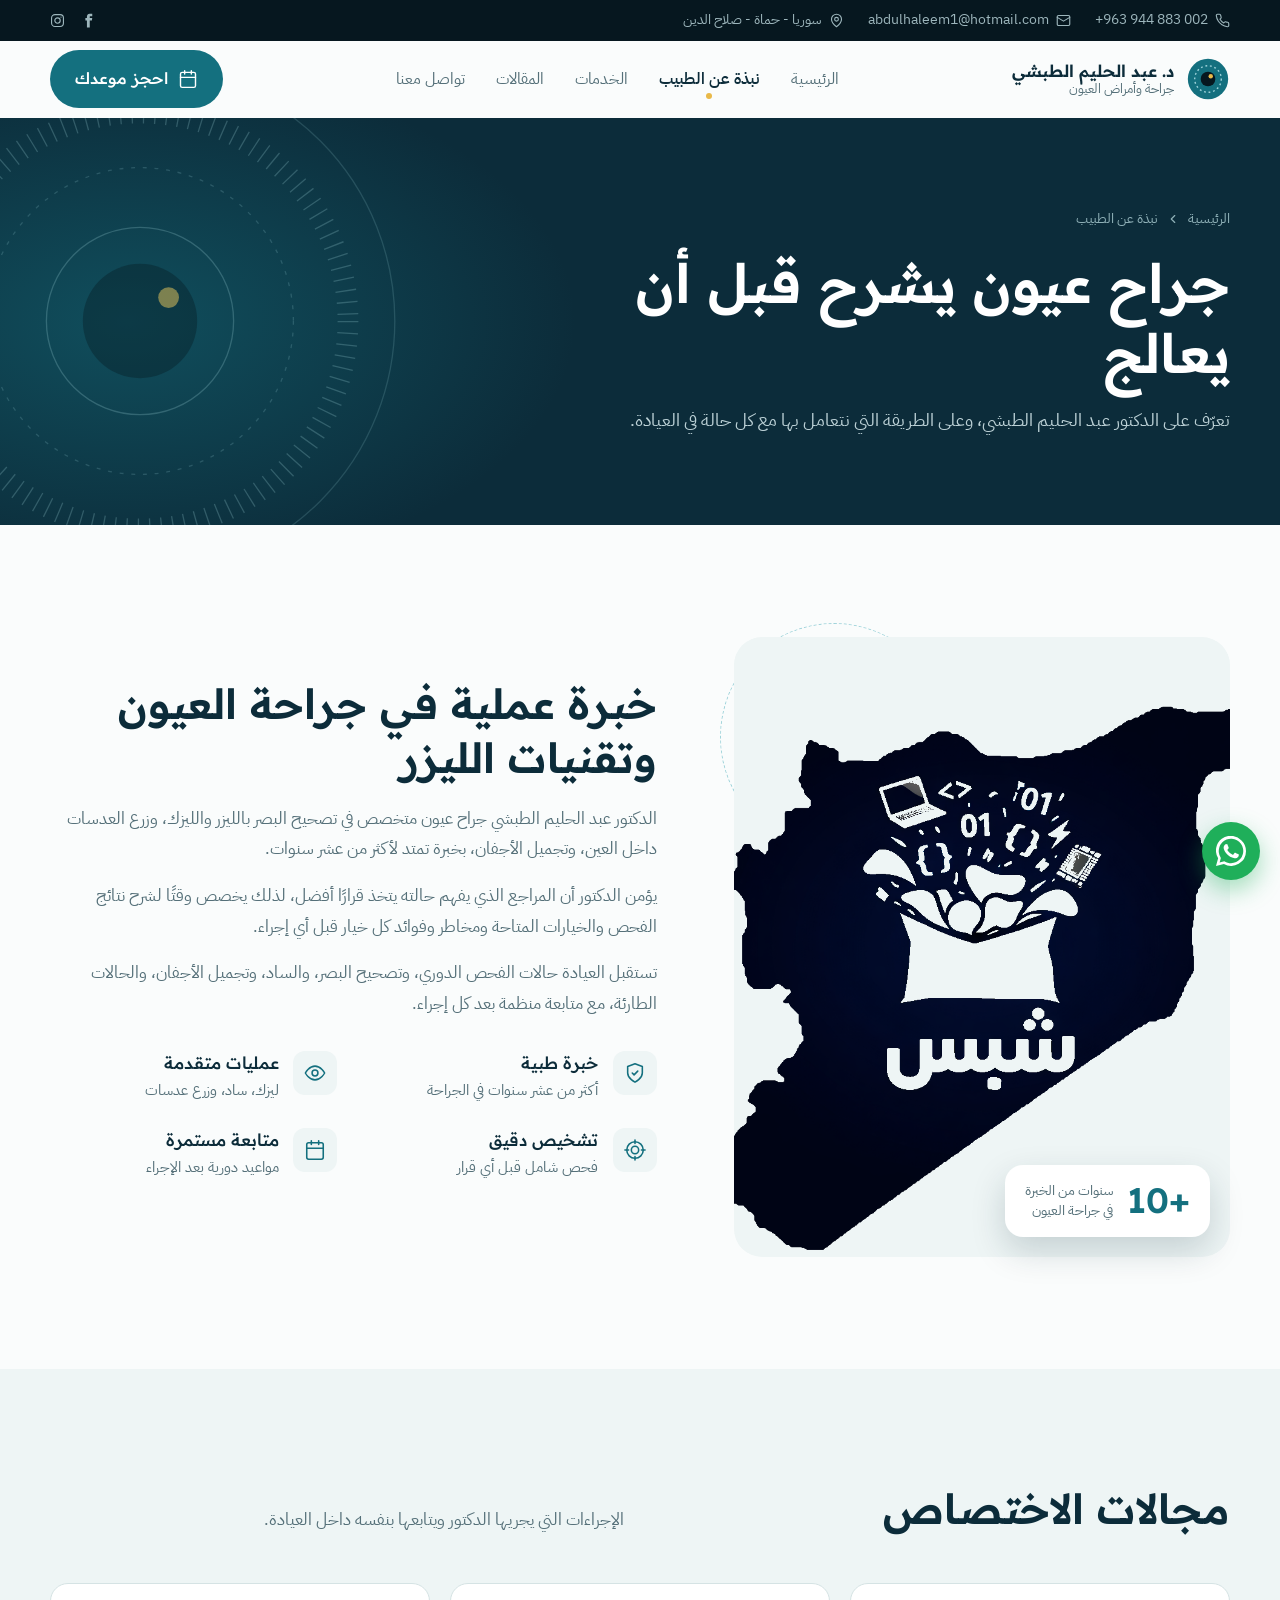
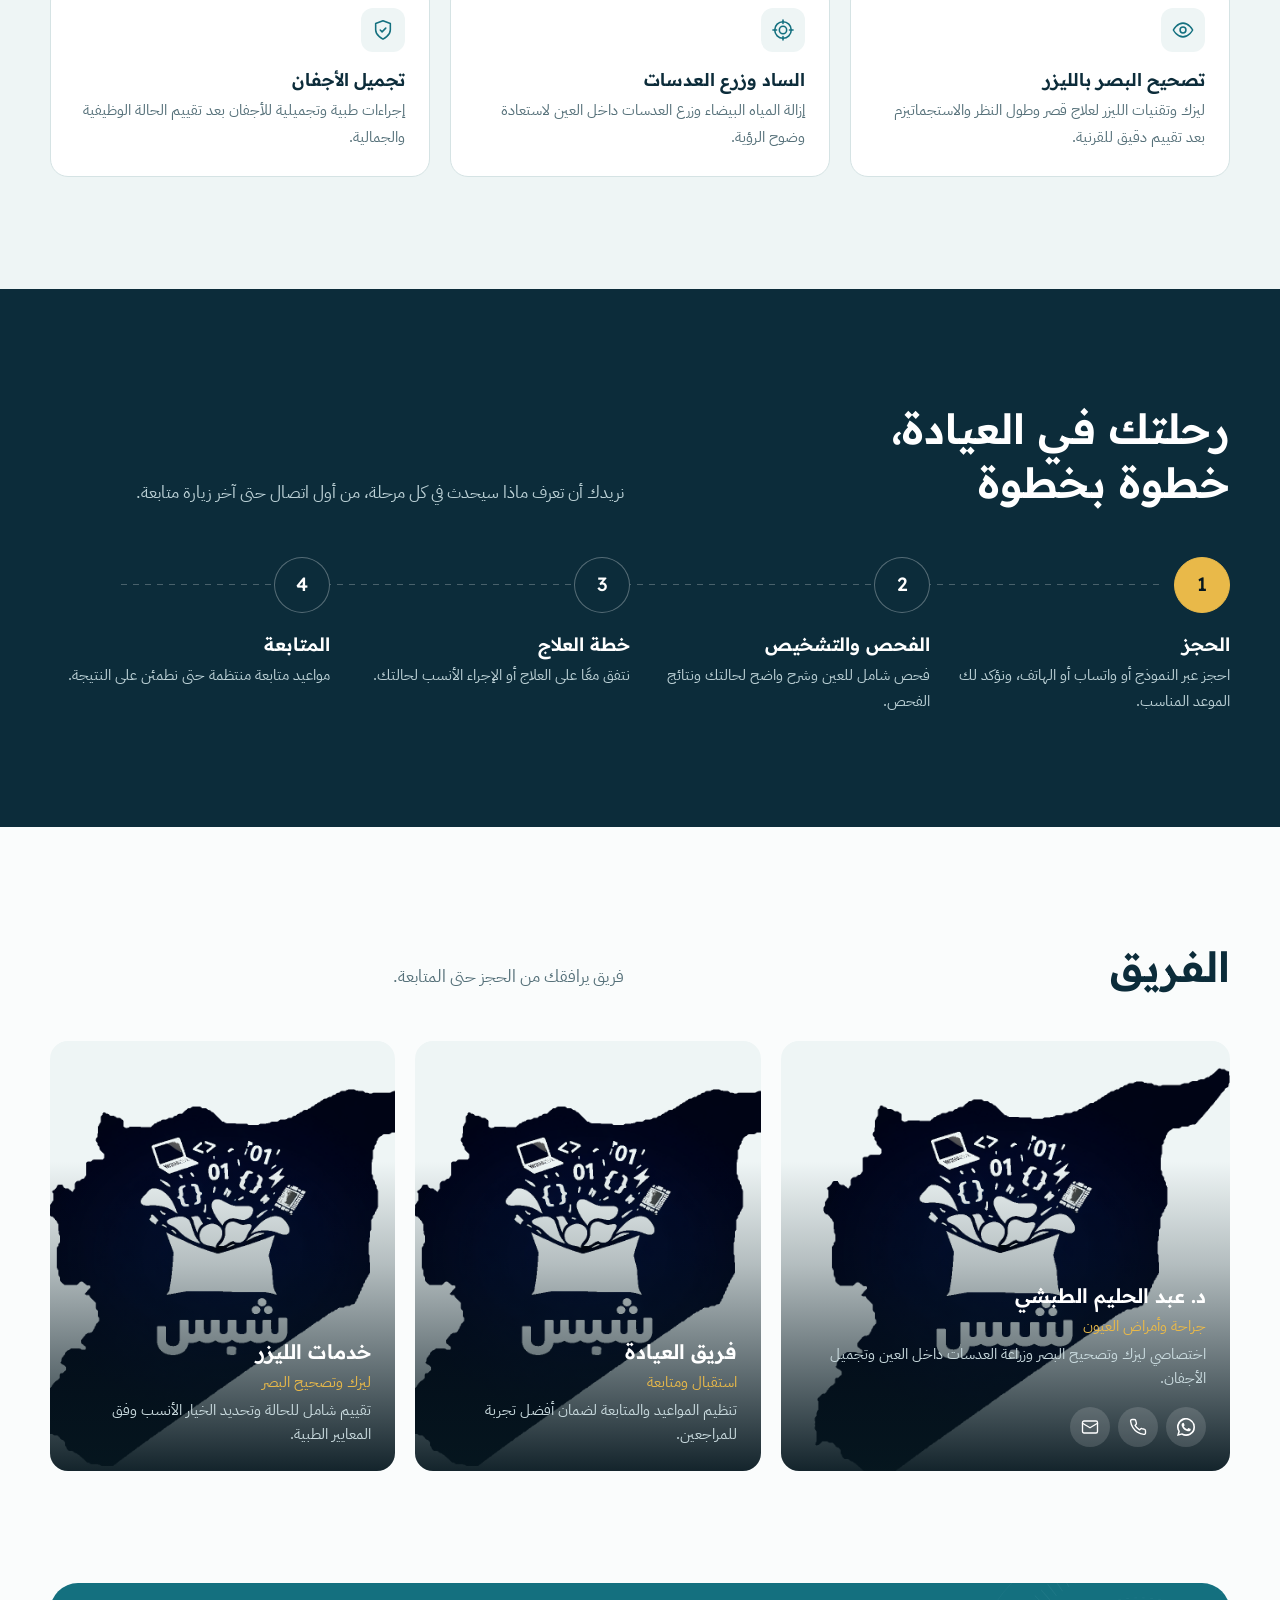
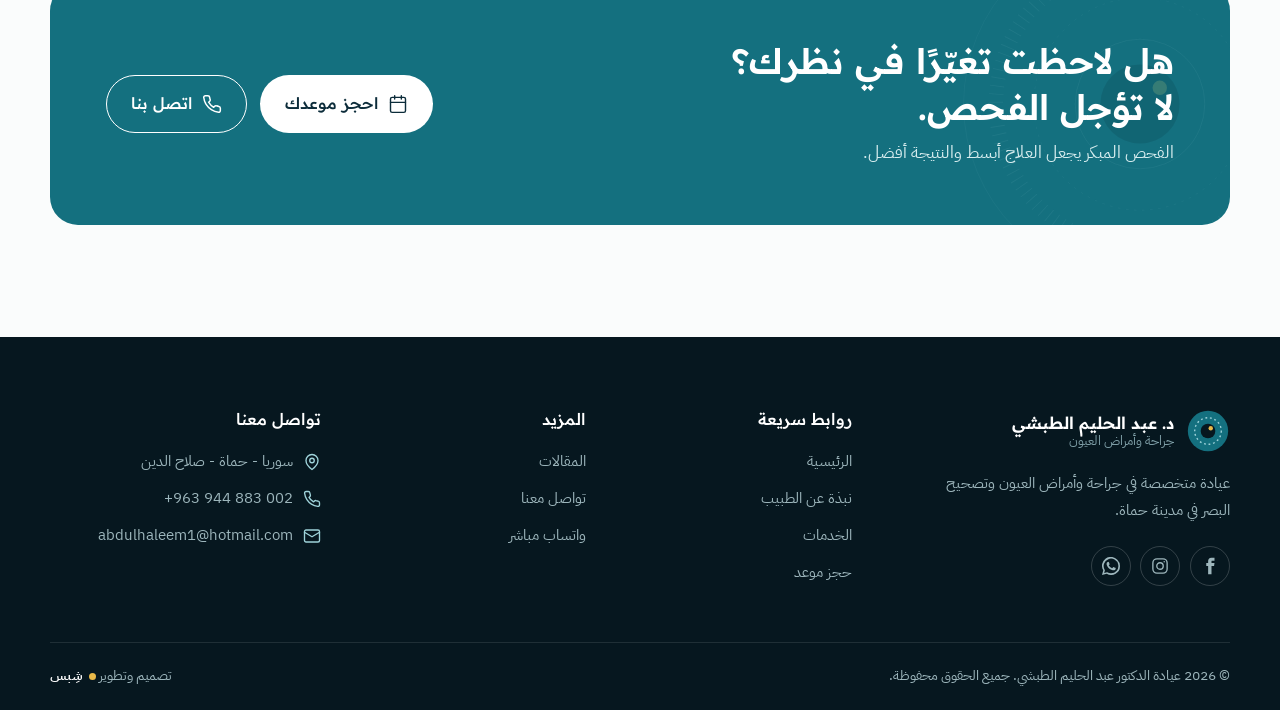
<file: templates/about.html>
<!DOCTYPE html>
<html lang="ar" dir="rtl">
<head>
<meta charset="UTF-8">
<meta name="viewport" content="width=device-width, initial-scale=1, viewport-fit=cover">
<title>نبذة عن الطبيب | د. عبد الحليم الطبشي</title>
<meta name="description" content="تعرف على الدكتور عبد الحليم الطبشي، جراح عيون متخصص في الليزك وزرع العدسات وتجميل الأجفان في حماة.">
<meta name="keywords" content="طبيب عيون حماة, ليزك, تصحيح البصر بالليزر, زرع العدسات داخل العين, تجميل الأجفان, عمليات الساد">
<meta name="theme-color" content="#0C2C3A">
<meta property="og:type" content="website">
<meta property="og:locale" content="ar_SY">
<meta property="og:title" content="نبذة عن الطبيب | د. عبد الحليم الطبشي">
<meta property="og:description" content="تعرف على الدكتور عبد الحليم الطبشي، جراح عيون متخصص في الليزك وزرع العدسات وتجميل الأجفان في حماة.">
<meta property="og:image" content="../img/dr-tabshi14.jpg">
<link rel="icon" href="data:image/svg+xml,%3Csvg xmlns='http://www.w3.org/2000/svg' viewBox='0 0 48 48'%3E%3Ccircle cx='24' cy='24' r='22' fill='%2314707F'/%3E%3Ccircle cx='24' cy='24' r='8' fill='%2306171F'/%3E%3Ccircle cx='27' cy='21' r='2.4' fill='%23E9B949'/%3E%3C/svg%3E">
<link rel="preconnect" href="https://fonts.googleapis.com">
<link rel="preconnect" href="https://fonts.gstatic.com" crossorigin>
<link href="https://fonts.googleapis.com/css2?family=Readex+Pro:wght@300;400;500;600;700&family=IBM+Plex+Sans+Arabic:wght@400;500;600&display=swap" rel="stylesheet">
<link rel="stylesheet" href="../assets/css/style.css">
</head>
<body>
<svg width="0" height="0" style="position:absolute" aria-hidden="true">
  <symbol id="i-phone" viewBox="0 0 24 24"><path fill="none" stroke="currentColor" stroke-width="1.8" stroke-linecap="round" stroke-linejoin="round" d="M22 16.9v3a2 2 0 0 1-2.2 2 19.8 19.8 0 0 1-8.6-3.1 19.5 19.5 0 0 1-6-6A19.8 19.8 0 0 1 2.1 4.2 2 2 0 0 1 4.1 2h3a2 2 0 0 1 2 1.7c.1 1 .4 1.9.7 2.8a2 2 0 0 1-.5 2.1L8 9.9a16 16 0 0 0 6 6l1.3-1.3a2 2 0 0 1 2.1-.4c.9.3 1.8.6 2.8.7a2 2 0 0 1 1.7 2z"/></symbol>
  <symbol id="i-mail" viewBox="0 0 24 24"><g fill="none" stroke="currentColor" stroke-width="1.8" stroke-linecap="round" stroke-linejoin="round"><rect x="2" y="4" width="20" height="16" rx="2"/><path d="m22 7-10 6L2 7"/></g></symbol>
  <symbol id="i-pin" viewBox="0 0 24 24"><g fill="none" stroke="currentColor" stroke-width="1.8" stroke-linecap="round" stroke-linejoin="round"><path d="M20 10c0 6-8 12-8 12s-8-6-8-12a8 8 0 0 1 16 0z"/><circle cx="12" cy="10" r="3"/></g></symbol>
  <symbol id="i-clock" viewBox="0 0 24 24"><g fill="none" stroke="currentColor" stroke-width="1.8" stroke-linecap="round"><circle cx="12" cy="12" r="9.5"/><path d="M12 7v5l3 2"/></g></symbol>
  <symbol id="i-wa" viewBox="0 0 24 24"><path fill="currentColor" d="M17.5 14.4c-.3-.1-1.8-.9-2-1-.3-.1-.5-.1-.7.2l-.9 1.2c-.2.2-.3.2-.6.1-.3-.1-1.3-.5-2.4-1.5-.9-.8-1.5-1.8-1.7-2.1-.2-.3 0-.5.1-.6l.5-.5.3-.5c.1-.2 0-.4 0-.5l-.9-2.2c-.2-.6-.5-.5-.7-.5h-.6c-.2 0-.5.1-.8.4-.3.3-1 1-1 2.5s1.1 2.9 1.2 3.1c.1.2 2.1 3.2 5.1 4.5 2.5 1 3 .8 3.6.7.6-.1 1.8-.7 2-1.5.3-.7.3-1.3.2-1.5-.1-.1-.3-.2-.6-.3zM12 21.8c-1.8 0-3.5-.5-5-1.4l-.4-.2-3.7 1 1-3.6-.2-.4A9.8 9.8 0 1 1 12 21.8zm8.4-18.2A11.8 11.8 0 0 0 1.7 17.8L0 24l6.3-1.7A11.8 11.8 0 0 0 24 12a11.7 11.7 0 0 0-3.6-8.4z"/></symbol>
  <symbol id="i-fb" viewBox="0 0 24 24"><path fill="currentColor" d="M14 8V6c0-.9.6-1 1-1h3V1h-4c-3.6 0-4.5 2.7-4.5 4.5V8H7v4h2.5v11H14V12h3.4l.6-4z"/></symbol>
  <symbol id="i-ig" viewBox="0 0 24 24"><g fill="none" stroke="currentColor" stroke-width="1.8"><rect x="2.5" y="2.5" width="19" height="19" rx="5.5"/><circle cx="12" cy="12" r="4.3"/><circle cx="17.6" cy="6.4" r="1" fill="currentColor" stroke="none"/></g></symbol>
  <symbol id="i-eye" viewBox="0 0 24 24"><g fill="none" stroke="currentColor" stroke-width="1.7" stroke-linecap="round" stroke-linejoin="round"><path d="M1.5 12S5.5 4.5 12 4.5 22.5 12 22.5 12 18.5 19.5 12 19.5 1.5 12 1.5 12z"/><circle cx="12" cy="12" r="3.2"/></g></symbol>
  <symbol id="i-scope" viewBox="0 0 24 24"><g fill="none" stroke="currentColor" stroke-width="1.7" stroke-linecap="round"><circle cx="12" cy="12" r="9"/><circle cx="12" cy="12" r="4"/><path d="M12 1v4M12 19v4M1 12h4M19 12h4"/></g></symbol>
  <symbol id="i-shield" viewBox="0 0 24 24"><g fill="none" stroke="currentColor" stroke-width="1.7" stroke-linecap="round" stroke-linejoin="round"><path d="M12 22s8-4 8-10V5l-8-3-8 3v7c0 6 8 10 8 10z"/><path d="m9 12 2 2 4-4"/></g></symbol>
  <symbol id="i-cal" viewBox="0 0 24 24"><g fill="none" stroke="currentColor" stroke-width="1.7" stroke-linecap="round"><rect x="3" y="4" width="18" height="18" rx="2"/><path d="M16 2v4M8 2v4M3 10h18"/></g></symbol>
  <symbol id="i-file" viewBox="0 0 24 24"><g fill="none" stroke="currentColor" stroke-width="1.7" stroke-linecap="round" stroke-linejoin="round"><path d="M14 2H6a2 2 0 0 0-2 2v16a2 2 0 0 0 2 2h12a2 2 0 0 0 2-2V8z"/><path d="M14 2v6h6M8 13h8M8 17h5"/></g></symbol>
  <symbol id="i-glasses" viewBox="0 0 24 24"><g fill="none" stroke="currentColor" stroke-width="1.7" stroke-linecap="round"><circle cx="6" cy="15" r="4"/><circle cx="18" cy="15" r="4"/><path d="M10 15h4M2 15l2-8h2M22 15l-2-8h-2"/></g></symbol>
  <symbol id="i-check" viewBox="0 0 24 24"><g fill="none" stroke="currentColor" stroke-width="2" stroke-linecap="round" stroke-linejoin="round"><circle cx="12" cy="12" r="10" opacity=".25"/><path d="m8 12 3 3 5-6"/></g></symbol>
  <symbol id="i-arrow" viewBox="0 0 24 24"><path fill="none" stroke="currentColor" stroke-width="2" stroke-linecap="round" stroke-linejoin="round" d="M19 12H5m6-6-6 6 6 6"/></symbol>
  <symbol id="i-chev" viewBox="0 0 24 24"><path fill="none" stroke="currentColor" stroke-width="2" stroke-linecap="round" stroke-linejoin="round" d="m9 6 6 6-6 6"/></symbol>
  <symbol id="i-quote" viewBox="0 0 24 24"><path fill="currentColor" d="M14 21v-7.6C14 7 17.5 3.6 22 3l.6 2.2c-2.4.8-3.6 2.6-3.7 5H22V21h-8zM2 21v-7.6C2 7 5.5 3.6 10 3l.6 2.2C8.2 6 7 7.8 6.9 10.2H10V21H2z"/></symbol>
  <symbol id="logo" viewBox="0 0 48 48"><circle cx="24" cy="24" r="22" fill="#14707F"/><circle cx="24" cy="24" r="14.5" fill="none" stroke="#9FD3DA" stroke-width="1.5" stroke-dasharray="2 3"/><circle cx="24" cy="24" r="8" fill="#06171F"/><circle cx="27" cy="21" r="2.4" fill="#E9B949"/></symbol>
</svg>
<a class="skip" href="#main">تخطي إلى المحتوى</a>
<div class="topbar">
  <div class="wrap">
    <div class="contact">
      <a href="tel:+963944883002"><svg aria-hidden="true"><use href="#i-phone"/></svg><span class="ltr">+963 944 883 002</span></a>
      <a class="hide-sm" href="mailto:abdulhaleem1@hotmail.com"><svg aria-hidden="true"><use href="#i-mail"/></svg>abdulhaleem1@hotmail.com</a>
      <span class="item hide-sm"><svg aria-hidden="true"><use href="#i-pin"/></svg>سوريا - حماة - صلاح الدين</span>
    </div>
    <div class="social">
      <a href="https://www.facebook.com/Dr.haleem/" target="_blank" rel="noopener" aria-label="فيسبوك"><svg aria-hidden="true"><use href="#i-fb"/></svg></a>
      <a href="https://www.instagram.com/abdulhalemaltabshi/" target="_blank" rel="noopener" aria-label="انستغرام"><svg aria-hidden="true"><use href="#i-ig"/></svg></a>
    </div>
  </div>
</div>
<header class="nav">
  <div class="wrap">
    <a href="../index.html" class="brand" aria-label="الصفحة الرئيسية">
      <svg class="brand-mark" aria-hidden="true"><use href="#logo"/></svg>
      <span><b>د. عبد الحليم الطبشي</b><small>جراحة وأمراض العيون</small></span>
    </a>
    <nav class="menu" id="menu" aria-label="القائمة الرئيسية">
      <a href="../index.html">الرئيسية</a>
      <a href="about.html" aria-current="page">نبذة عن الطبيب</a>
      <a href="services.html">الخدمات</a>
      <a href="blog.html">المقالات</a>
      <a href="contact.html">تواصل معنا</a>
      <a class="btn btn-primary menu-cta" href="appointment.html"><svg aria-hidden="true"><use href="#i-cal"/></svg>احجز موعدك</a>
    </nav>
    <div class="nav-cta">
      <a href="appointment.html" class="btn btn-primary"><svg aria-hidden="true"><use href="#i-cal"/></svg>احجز موعدك</a>
      <button class="burger" id="burger" aria-label="القائمة" aria-expanded="false" aria-controls="menu">
        <svg viewBox="0 0 24 24" fill="none" stroke="currentColor" stroke-width="2" stroke-linecap="round" aria-hidden="true"><path d="M4 7h16M4 12h16M4 17h10"/></svg>
      </button>
    </div>
  </div>
</header>
<section class="page-hero">
  <svg class="rings" viewBox="0 0 400 400" aria-hidden="true"><g fill="none" stroke="#9FD3DA">
<circle cx="200" cy="200" r="196" stroke-opacity=".35"/>
<g class="spin"><circle cx="200" cy="200" r="160" stroke-opacity=".5" stroke-width="16" stroke-dasharray="1 8"/></g>
<circle cx="200" cy="200" r="118" stroke-opacity=".4" stroke-dasharray="3 6"/>
<circle cx="200" cy="200" r="72" stroke-opacity=".5"/></g>
<circle cx="200" cy="200" r="44" fill="#06171F" opacity=".7"/><circle cx="222" cy="182" r="8" fill="#E9B949"/></svg>
  <div class="wrap">
    <nav class="crumbs" aria-label="مسار التنقل"><a href="../index.html">الرئيسية</a><svg aria-hidden="true"><use href="#i-chev"/></svg><span aria-current="page">نبذة عن الطبيب</span></nav>
    <h1>جراح عيون يشرح قبل أن يعالج</h1>
    <p>تعرّف على الدكتور عبد الحليم الطبشي، وعلى الطريقة التي نتعامل بها مع كل حالة في العيادة.</p>
  </div>
</section>
<main id="main">
<section class="section">
  <div class="wrap"><div class="split">
      <div class="photo">
        <img src="../img/dr-tabshi14.jpg" alt="الدكتور عبد الحليم الطبشي في العيادة" loading="lazy">
        <div class="badge"><span>+10</span><small>سنوات من الخبرة<br>في جراحة العيون</small></div>
      </div>
      <div>
        <h2 class="big">خبرة عملية في جراحة العيون وتقنيات الليزر</h2>
        <div class="prose">
          <p>الدكتور عبد الحليم الطبشي جراح عيون متخصص في تصحيح البصر بالليزر والليزك، وزرع العدسات داخل العين، وتجميل الأجفان، بخبرة تمتد لأكثر من عشر سنوات.</p>
          <p>يؤمن الدكتور أن المراجع الذي يفهم حالته يتخذ قرارًا أفضل، لذلك يخصص وقتًا لشرح نتائج الفحص والخيارات المتاحة ومخاطر وفوائد كل خيار قبل أي إجراء.</p>
        <p>تستقبل العيادة حالات الفحص الدوري، وتصحيح البصر، والساد، وتجميل الأجفان، والحالات الطارئة، مع متابعة منظمة بعد كل إجراء.</p>
        </div>
        <div class="pillars">
          <div><span class="ic"><svg aria-hidden="true"><use href="#i-shield"/></svg></span><span><b>خبرة طبية</b><small>أكثر من عشر سنوات في الجراحة</small></span></div>
          <div><span class="ic"><svg aria-hidden="true"><use href="#i-eye"/></svg></span><span><b>عمليات متقدمة</b><small>ليزك، ساد، وزرع عدسات</small></span></div>
          <div><span class="ic"><svg aria-hidden="true"><use href="#i-scope"/></svg></span><span><b>تشخيص دقيق</b><small>فحص شامل قبل أي قرار</small></span></div>
          <div><span class="ic"><svg aria-hidden="true"><use href="#i-cal"/></svg></span><span><b>متابعة مستمرة</b><small>مواعيد دورية بعد الإجراء</small></span></div>
        </div>
        
      </div>
    </div></div>
</section>

<section class="section tint">
  <div class="wrap">
    <div class="sec-head"><h2>مجالات الاختصاص</h2><p>الإجراءات التي يجريها الدكتور ويتابعها بنفسه داخل العيادة.</p></div>
    <div class="tips">
      <div class="tip"><div class="ic"><svg aria-hidden="true"><use href="#i-eye"/></svg></div><h3>تصحيح البصر بالليزر</h3><p>ليزك وتقنيات الليزر لعلاج قصر وطول النظر والاستجماتيزم بعد تقييم دقيق للقرنية.</p></div>
      <div class="tip"><div class="ic"><svg aria-hidden="true"><use href="#i-scope"/></svg></div><h3>الساد وزرع العدسات</h3><p>إزالة المياه البيضاء وزرع العدسات داخل العين لاستعادة وضوح الرؤية.</p></div>
      <div class="tip"><div class="ic"><svg aria-hidden="true"><use href="#i-shield"/></svg></div><h3>تجميل الأجفان</h3><p>إجراءات طبية وتجميلية للأجفان بعد تقييم الحالة الوظيفية والجمالية.</p></div>
    </div>
  </div>
</section>

<section class="section dark">
  <div class="wrap">
    <div class="sec-head">
      <h2>رحلتك في العيادة، خطوة بخطوة</h2>
      <p>نريدك أن تعرف ماذا سيحدث في كل مرحلة، من أول اتصال حتى آخر زيارة متابعة.</p>
    </div>
    <div class="steps"><div class="step"><div class="n" aria-hidden="true"></div><h3>الحجز</h3><p>احجز عبر النموذج أو واتساب أو الهاتف، ونؤكد لك الموعد المناسب.</p></div><div class="step"><div class="n" aria-hidden="true"></div><h3>الفحص والتشخيص</h3><p>فحص شامل للعين وشرح واضح لحالتك ونتائج الفحص.</p></div><div class="step"><div class="n" aria-hidden="true"></div><h3>خطة العلاج</h3><p>نتفق معًا على العلاج أو الإجراء الأنسب لحالتك.</p></div><div class="step"><div class="n" aria-hidden="true"></div><h3>المتابعة</h3><p>مواعيد متابعة منتظمة حتى نطمئن على النتيجة.</p></div></div>
  </div>
</section>

<section class="section">
  <div class="wrap">
    <div class="sec-head"><h2>الفريق</h2><p>فريق يرافقك من الحجز حتى المتابعة.</p></div>
    <div class="team-grid">
      <article class="member">
        <img src="../img/team-1.jpg" alt="د. عبد الحليم الطبشي" loading="lazy">
        <div class="info">
          <h3>د. عبد الحليم الطبشي</h3><span class="role">جراحة وأمراض العيون</span>
          <p>اختصاصي ليزك وتصحيح البصر وزراعة العدسات داخل العين وتجميل الأجفان.</p>
          <div class="acts">
            <a href="https://wa.me/963944883002" target="_blank" rel="noopener" aria-label="واتساب"><svg aria-hidden="true"><use href="#i-wa"/></svg></a>
            <a href="tel:+963944883002" aria-label="اتصال"><svg aria-hidden="true"><use href="#i-phone"/></svg></a>
            <a href="mailto:abdulhaleem1@hotmail.com" aria-label="بريد إلكتروني"><svg aria-hidden="true"><use href="#i-mail"/></svg></a>
          </div>
        </div>
      </article>
      <article class="member">
        <img src="../img/team-2.jpg" alt="فريق العيادة" loading="lazy">
        <div class="info"><h3>فريق العيادة</h3><span class="role">استقبال ومتابعة</span><p>تنظيم المواعيد والمتابعة لضمان أفضل تجربة للمراجعين.</p></div>
      </article>
      <article class="member">
        <img src="../img/team-3.jpg" alt="خدمات الليزر" loading="lazy">
        <div class="info"><h3>خدمات الليزر</h3><span class="role">ليزك وتصحيح البصر</span><p>تقييم شامل للحالة وتحديد الخيار الأنسب وفق المعايير الطبية.</p></div>
      </article>
    </div>
  </div>
</section>
</main>
<section class="cta-wrap">
  <div class="wrap">
    <div class="cta-box">
      <svg class="rings" viewBox="0 0 400 400" aria-hidden="true"><g fill="none" stroke="#9FD3DA">
<circle cx="200" cy="200" r="196" stroke-opacity=".35"/>
<g class="spin"><circle cx="200" cy="200" r="160" stroke-opacity=".5" stroke-width="16" stroke-dasharray="1 8"/></g>
<circle cx="200" cy="200" r="118" stroke-opacity=".4" stroke-dasharray="3 6"/>
<circle cx="200" cy="200" r="72" stroke-opacity=".5"/></g>
<circle cx="200" cy="200" r="44" fill="#06171F" opacity=".7"/><circle cx="222" cy="182" r="8" fill="#E9B949"/></svg>
      <div><h2>هل لاحظت تغيّرًا في نظرك؟ لا تؤجل الفحص.</h2><p>الفحص المبكر يجعل العلاج أبسط والنتيجة أفضل.</p></div>
      <div class="actions">
        <a href="appointment.html" class="btn btn-light"><svg aria-hidden="true"><use href="#i-cal"/></svg>احجز موعدك</a>
        <a href="tel:+963944883002" class="btn btn-ghost"><svg aria-hidden="true"><use href="#i-phone"/></svg>اتصل بنا</a>
      </div>
    </div>
  </div>
</section>
<footer class="site-footer">
  <div class="wrap">
    <div class="cols">
      <div>
        <a href="../index.html" class="brand"><svg class="brand-mark" aria-hidden="true"><use href="#logo"/></svg><span><b>د. عبد الحليم الطبشي</b><small>جراحة وأمراض العيون</small></span></a>
        <p class="about-f">عيادة متخصصة في جراحة وأمراض العيون وتصحيح البصر في مدينة حماة.</p>
        <div class="socials">
          <a href="https://www.facebook.com/Dr.haleem/" target="_blank" rel="noopener" aria-label="فيسبوك"><svg aria-hidden="true"><use href="#i-fb"/></svg></a>
          <a href="https://www.instagram.com/abdulhalemaltabshi/" target="_blank" rel="noopener" aria-label="انستغرام"><svg aria-hidden="true"><use href="#i-ig"/></svg></a>
          <a href="https://wa.me/963944883002" target="_blank" rel="noopener" aria-label="واتساب"><svg aria-hidden="true"><use href="#i-wa"/></svg></a>
        </div>
      </div>
      <div>
        <h4>روابط سريعة</h4>
        <ul>
          <li><a href="../index.html">الرئيسية</a></li>
          <li><a href="about.html">نبذة عن الطبيب</a></li>
          <li><a href="services.html">الخدمات</a></li>
          <li><a href="appointment.html">حجز موعد</a></li>
        </ul>
      </div>
      <div>
        <h4>المزيد</h4>
        <ul>
          <li><a href="blog.html">المقالات</a></li>
          <li><a href="contact.html">تواصل معنا</a></li>
          <li><a href="https://wa.me/963944883002" target="_blank" rel="noopener">واتساب مباشر</a></li>
        </ul>
      </div>
      <div>
        <h4>تواصل معنا</h4>
        <ul class="contact-list">
          <li><svg aria-hidden="true"><use href="#i-pin"/></svg><span>سوريا - حماة - صلاح الدين</span></li>
          <li><svg aria-hidden="true"><use href="#i-phone"/></svg><a href="tel:+963944883002" class="ltr">+963 944 883 002</a></li>
          <li><svg aria-hidden="true"><use href="#i-mail"/></svg><a href="mailto:abdulhaleem1@hotmail.com">abdulhaleem1@hotmail.com</a></li>
        </ul>
      </div>
    </div>
    <div class="bottom">
      <span>© <span data-year>2026</span> عيادة الدكتور عبد الحليم الطبشي. جميع الحقوق محفوظة.</span>
      <span class="credit">تصميم وتطوير <a href="https://www.shibs.doctorlog.de/" target="_blank" rel="noopener"><span class="dot"></span>شِبس</a></span>
    </div>
  </div>
</footer>
<a class="fab" href="https://wa.me/963944883002" target="_blank" rel="noopener" aria-label="تواصل عبر واتساب"><svg aria-hidden="true"><use href="#i-wa"/></svg></a>
<script src="../assets/js/main.js" defer></script>
</body>
</html>
</file>
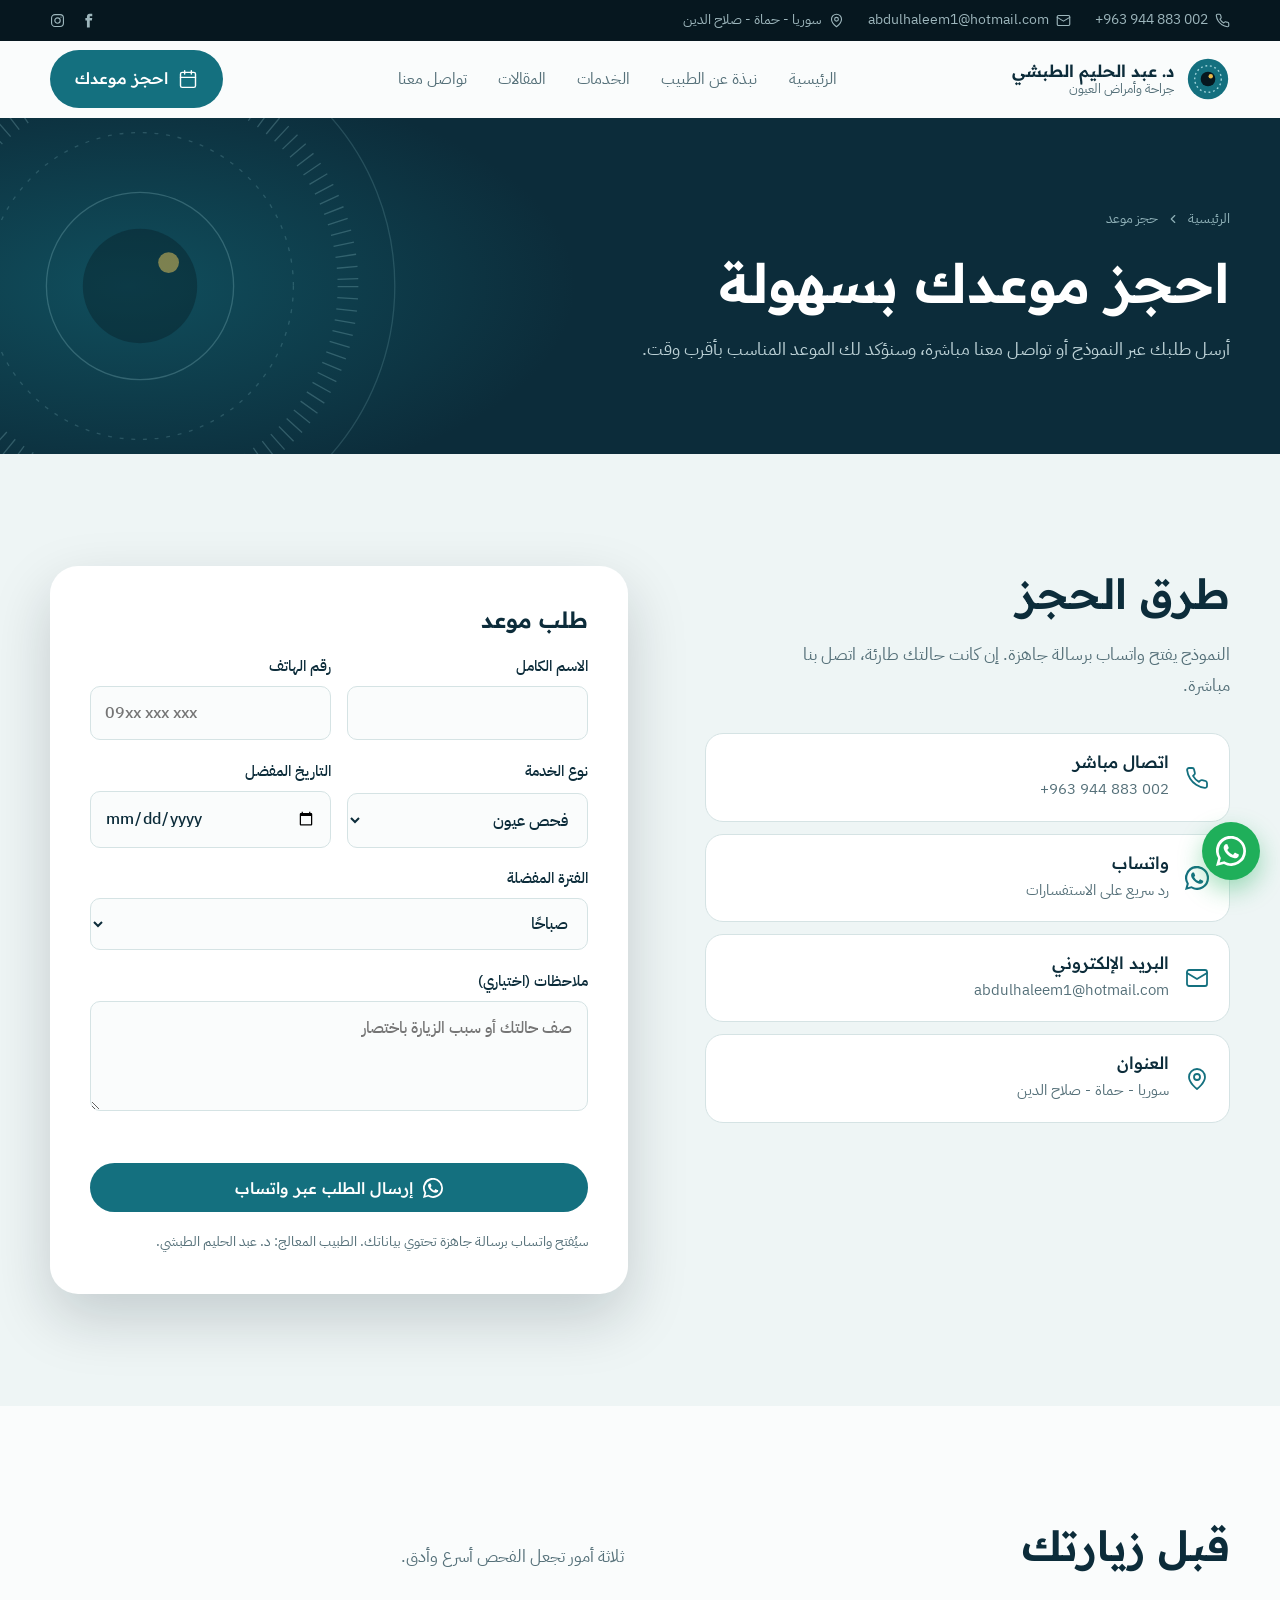
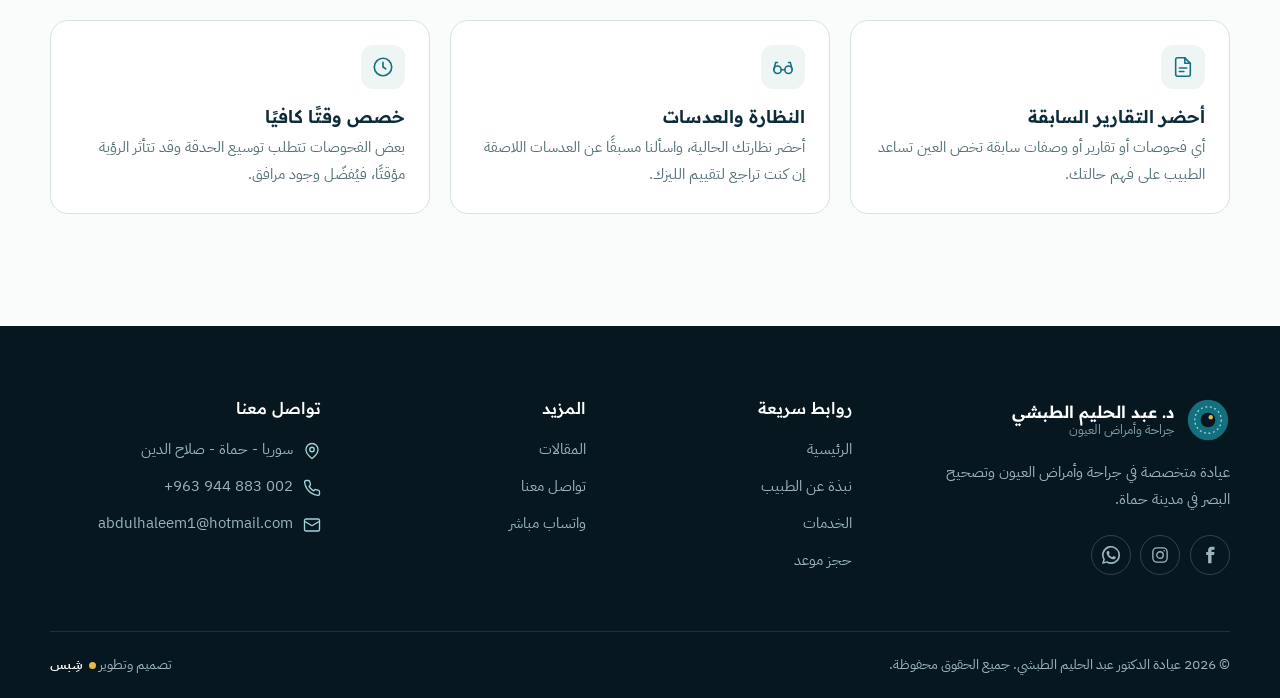
<file: templates/appointment.html>
<!DOCTYPE html>
<html lang="ar" dir="rtl">
<head>
<meta charset="UTF-8">
<meta name="viewport" content="width=device-width, initial-scale=1, viewport-fit=cover">
<title>حجز موعد | عيادة د. عبد الحليم الطبشي</title>
<meta name="description" content="احجز موعدك في عيادة الدكتور عبد الحليم الطبشي لجراحة وأمراض العيون في حماة.">
<meta name="keywords" content="طبيب عيون حماة, ليزك, تصحيح البصر بالليزر, زرع العدسات داخل العين, تجميل الأجفان, عمليات الساد">
<meta name="theme-color" content="#0C2C3A">
<meta property="og:type" content="website">
<meta property="og:locale" content="ar_SY">
<meta property="og:title" content="حجز موعد | عيادة د. عبد الحليم الطبشي">
<meta property="og:description" content="احجز موعدك في عيادة الدكتور عبد الحليم الطبشي لجراحة وأمراض العيون في حماة.">
<meta property="og:image" content="../img/dr-tabshi14.jpg">
<link rel="icon" href="data:image/svg+xml,%3Csvg xmlns='http://www.w3.org/2000/svg' viewBox='0 0 48 48'%3E%3Ccircle cx='24' cy='24' r='22' fill='%2314707F'/%3E%3Ccircle cx='24' cy='24' r='8' fill='%2306171F'/%3E%3Ccircle cx='27' cy='21' r='2.4' fill='%23E9B949'/%3E%3C/svg%3E">
<link rel="preconnect" href="https://fonts.googleapis.com">
<link rel="preconnect" href="https://fonts.gstatic.com" crossorigin>
<link href="https://fonts.googleapis.com/css2?family=Readex+Pro:wght@300;400;500;600;700&family=IBM+Plex+Sans+Arabic:wght@400;500;600&display=swap" rel="stylesheet">
<link rel="stylesheet" href="../assets/css/style.css">
</head>
<body>
<svg width="0" height="0" style="position:absolute" aria-hidden="true">
  <symbol id="i-phone" viewBox="0 0 24 24"><path fill="none" stroke="currentColor" stroke-width="1.8" stroke-linecap="round" stroke-linejoin="round" d="M22 16.9v3a2 2 0 0 1-2.2 2 19.8 19.8 0 0 1-8.6-3.1 19.5 19.5 0 0 1-6-6A19.8 19.8 0 0 1 2.1 4.2 2 2 0 0 1 4.1 2h3a2 2 0 0 1 2 1.7c.1 1 .4 1.9.7 2.8a2 2 0 0 1-.5 2.1L8 9.9a16 16 0 0 0 6 6l1.3-1.3a2 2 0 0 1 2.1-.4c.9.3 1.8.6 2.8.7a2 2 0 0 1 1.7 2z"/></symbol>
  <symbol id="i-mail" viewBox="0 0 24 24"><g fill="none" stroke="currentColor" stroke-width="1.8" stroke-linecap="round" stroke-linejoin="round"><rect x="2" y="4" width="20" height="16" rx="2"/><path d="m22 7-10 6L2 7"/></g></symbol>
  <symbol id="i-pin" viewBox="0 0 24 24"><g fill="none" stroke="currentColor" stroke-width="1.8" stroke-linecap="round" stroke-linejoin="round"><path d="M20 10c0 6-8 12-8 12s-8-6-8-12a8 8 0 0 1 16 0z"/><circle cx="12" cy="10" r="3"/></g></symbol>
  <symbol id="i-clock" viewBox="0 0 24 24"><g fill="none" stroke="currentColor" stroke-width="1.8" stroke-linecap="round"><circle cx="12" cy="12" r="9.5"/><path d="M12 7v5l3 2"/></g></symbol>
  <symbol id="i-wa" viewBox="0 0 24 24"><path fill="currentColor" d="M17.5 14.4c-.3-.1-1.8-.9-2-1-.3-.1-.5-.1-.7.2l-.9 1.2c-.2.2-.3.2-.6.1-.3-.1-1.3-.5-2.4-1.5-.9-.8-1.5-1.8-1.7-2.1-.2-.3 0-.5.1-.6l.5-.5.3-.5c.1-.2 0-.4 0-.5l-.9-2.2c-.2-.6-.5-.5-.7-.5h-.6c-.2 0-.5.1-.8.4-.3.3-1 1-1 2.5s1.1 2.9 1.2 3.1c.1.2 2.1 3.2 5.1 4.5 2.5 1 3 .8 3.6.7.6-.1 1.8-.7 2-1.5.3-.7.3-1.3.2-1.5-.1-.1-.3-.2-.6-.3zM12 21.8c-1.8 0-3.5-.5-5-1.4l-.4-.2-3.7 1 1-3.6-.2-.4A9.8 9.8 0 1 1 12 21.8zm8.4-18.2A11.8 11.8 0 0 0 1.7 17.8L0 24l6.3-1.7A11.8 11.8 0 0 0 24 12a11.7 11.7 0 0 0-3.6-8.4z"/></symbol>
  <symbol id="i-fb" viewBox="0 0 24 24"><path fill="currentColor" d="M14 8V6c0-.9.6-1 1-1h3V1h-4c-3.6 0-4.5 2.7-4.5 4.5V8H7v4h2.5v11H14V12h3.4l.6-4z"/></symbol>
  <symbol id="i-ig" viewBox="0 0 24 24"><g fill="none" stroke="currentColor" stroke-width="1.8"><rect x="2.5" y="2.5" width="19" height="19" rx="5.5"/><circle cx="12" cy="12" r="4.3"/><circle cx="17.6" cy="6.4" r="1" fill="currentColor" stroke="none"/></g></symbol>
  <symbol id="i-eye" viewBox="0 0 24 24"><g fill="none" stroke="currentColor" stroke-width="1.7" stroke-linecap="round" stroke-linejoin="round"><path d="M1.5 12S5.5 4.5 12 4.5 22.5 12 22.5 12 18.5 19.5 12 19.5 1.5 12 1.5 12z"/><circle cx="12" cy="12" r="3.2"/></g></symbol>
  <symbol id="i-scope" viewBox="0 0 24 24"><g fill="none" stroke="currentColor" stroke-width="1.7" stroke-linecap="round"><circle cx="12" cy="12" r="9"/><circle cx="12" cy="12" r="4"/><path d="M12 1v4M12 19v4M1 12h4M19 12h4"/></g></symbol>
  <symbol id="i-shield" viewBox="0 0 24 24"><g fill="none" stroke="currentColor" stroke-width="1.7" stroke-linecap="round" stroke-linejoin="round"><path d="M12 22s8-4 8-10V5l-8-3-8 3v7c0 6 8 10 8 10z"/><path d="m9 12 2 2 4-4"/></g></symbol>
  <symbol id="i-cal" viewBox="0 0 24 24"><g fill="none" stroke="currentColor" stroke-width="1.7" stroke-linecap="round"><rect x="3" y="4" width="18" height="18" rx="2"/><path d="M16 2v4M8 2v4M3 10h18"/></g></symbol>
  <symbol id="i-file" viewBox="0 0 24 24"><g fill="none" stroke="currentColor" stroke-width="1.7" stroke-linecap="round" stroke-linejoin="round"><path d="M14 2H6a2 2 0 0 0-2 2v16a2 2 0 0 0 2 2h12a2 2 0 0 0 2-2V8z"/><path d="M14 2v6h6M8 13h8M8 17h5"/></g></symbol>
  <symbol id="i-glasses" viewBox="0 0 24 24"><g fill="none" stroke="currentColor" stroke-width="1.7" stroke-linecap="round"><circle cx="6" cy="15" r="4"/><circle cx="18" cy="15" r="4"/><path d="M10 15h4M2 15l2-8h2M22 15l-2-8h-2"/></g></symbol>
  <symbol id="i-check" viewBox="0 0 24 24"><g fill="none" stroke="currentColor" stroke-width="2" stroke-linecap="round" stroke-linejoin="round"><circle cx="12" cy="12" r="10" opacity=".25"/><path d="m8 12 3 3 5-6"/></g></symbol>
  <symbol id="i-arrow" viewBox="0 0 24 24"><path fill="none" stroke="currentColor" stroke-width="2" stroke-linecap="round" stroke-linejoin="round" d="M19 12H5m6-6-6 6 6 6"/></symbol>
  <symbol id="i-chev" viewBox="0 0 24 24"><path fill="none" stroke="currentColor" stroke-width="2" stroke-linecap="round" stroke-linejoin="round" d="m9 6 6 6-6 6"/></symbol>
  <symbol id="i-quote" viewBox="0 0 24 24"><path fill="currentColor" d="M14 21v-7.6C14 7 17.5 3.6 22 3l.6 2.2c-2.4.8-3.6 2.6-3.7 5H22V21h-8zM2 21v-7.6C2 7 5.5 3.6 10 3l.6 2.2C8.2 6 7 7.8 6.9 10.2H10V21H2z"/></symbol>
  <symbol id="logo" viewBox="0 0 48 48"><circle cx="24" cy="24" r="22" fill="#14707F"/><circle cx="24" cy="24" r="14.5" fill="none" stroke="#9FD3DA" stroke-width="1.5" stroke-dasharray="2 3"/><circle cx="24" cy="24" r="8" fill="#06171F"/><circle cx="27" cy="21" r="2.4" fill="#E9B949"/></symbol>
</svg>
<a class="skip" href="#main">تخطي إلى المحتوى</a>
<div class="topbar">
  <div class="wrap">
    <div class="contact">
      <a href="tel:+963944883002"><svg aria-hidden="true"><use href="#i-phone"/></svg><span class="ltr">+963 944 883 002</span></a>
      <a class="hide-sm" href="mailto:abdulhaleem1@hotmail.com"><svg aria-hidden="true"><use href="#i-mail"/></svg>abdulhaleem1@hotmail.com</a>
      <span class="item hide-sm"><svg aria-hidden="true"><use href="#i-pin"/></svg>سوريا - حماة - صلاح الدين</span>
    </div>
    <div class="social">
      <a href="https://www.facebook.com/Dr.haleem/" target="_blank" rel="noopener" aria-label="فيسبوك"><svg aria-hidden="true"><use href="#i-fb"/></svg></a>
      <a href="https://www.instagram.com/abdulhalemaltabshi/" target="_blank" rel="noopener" aria-label="انستغرام"><svg aria-hidden="true"><use href="#i-ig"/></svg></a>
    </div>
  </div>
</div>
<header class="nav">
  <div class="wrap">
    <a href="../index.html" class="brand" aria-label="الصفحة الرئيسية">
      <svg class="brand-mark" aria-hidden="true"><use href="#logo"/></svg>
      <span><b>د. عبد الحليم الطبشي</b><small>جراحة وأمراض العيون</small></span>
    </a>
    <nav class="menu" id="menu" aria-label="القائمة الرئيسية">
      <a href="../index.html">الرئيسية</a>
      <a href="about.html">نبذة عن الطبيب</a>
      <a href="services.html">الخدمات</a>
      <a href="blog.html">المقالات</a>
      <a href="contact.html">تواصل معنا</a>
      <a class="btn btn-primary menu-cta" href="appointment.html"><svg aria-hidden="true"><use href="#i-cal"/></svg>احجز موعدك</a>
    </nav>
    <div class="nav-cta">
      <a href="appointment.html" class="btn btn-primary" aria-current="page"><svg aria-hidden="true"><use href="#i-cal"/></svg>احجز موعدك</a>
      <button class="burger" id="burger" aria-label="القائمة" aria-expanded="false" aria-controls="menu">
        <svg viewBox="0 0 24 24" fill="none" stroke="currentColor" stroke-width="2" stroke-linecap="round" aria-hidden="true"><path d="M4 7h16M4 12h16M4 17h10"/></svg>
      </button>
    </div>
  </div>
</header>
<section class="page-hero">
  <svg class="rings" viewBox="0 0 400 400" aria-hidden="true"><g fill="none" stroke="#9FD3DA">
<circle cx="200" cy="200" r="196" stroke-opacity=".35"/>
<g class="spin"><circle cx="200" cy="200" r="160" stroke-opacity=".5" stroke-width="16" stroke-dasharray="1 8"/></g>
<circle cx="200" cy="200" r="118" stroke-opacity=".4" stroke-dasharray="3 6"/>
<circle cx="200" cy="200" r="72" stroke-opacity=".5"/></g>
<circle cx="200" cy="200" r="44" fill="#06171F" opacity=".7"/><circle cx="222" cy="182" r="8" fill="#E9B949"/></svg>
  <div class="wrap">
    <nav class="crumbs" aria-label="مسار التنقل"><a href="../index.html">الرئيسية</a><svg aria-hidden="true"><use href="#i-chev"/></svg><span aria-current="page">حجز موعد</span></nav>
    <h1>احجز موعدك بسهولة</h1>
    <p>أرسل طلبك عبر النموذج أو تواصل معنا مباشرة، وسنؤكد لك الموعد المناسب بأقرب وقت.</p>
  </div>
</section>
<main id="main">
<section class="section tint plain">
  <div class="wrap booking-grid">
    <div>
      <h2 class="big">طرق الحجز</h2>
      <p class="intro">النموذج يفتح واتساب برسالة جاهزة. إن كانت حالتك طارئة، اتصل بنا مباشرة.</p>
      <div class="channels light-channels">
        <a class="channel" href="tel:+963944883002"><svg aria-hidden="true"><use href="#i-phone"/></svg><div><b>اتصال مباشر</b><span class="ltr">+963 944 883 002</span></div></a>
        <a class="channel" href="https://wa.me/963944883002" target="_blank" rel="noopener"><svg aria-hidden="true"><use href="#i-wa"/></svg><div><b>واتساب</b><span>رد سريع على الاستفسارات</span></div></a>
        <a class="channel" href="mailto:abdulhaleem1@hotmail.com"><svg aria-hidden="true"><use href="#i-mail"/></svg><div><b>البريد الإلكتروني</b><span>abdulhaleem1@hotmail.com</span></div></a>
        <div class="channel"><svg aria-hidden="true"><use href="#i-pin"/></svg><div><b>العنوان</b><span>سوريا - حماة - صلاح الدين</span></div></div>
      </div>
    </div>
    <form class="card-form" data-wa="booking" novalidate>
      <h3>طلب موعد</h3>
      <div class="row">
        <label>الاسم الكامل<input name="name" required autocomplete="name"></label>
        <label>رقم الهاتف<input name="phone" type="tel" required autocomplete="tel" dir="ltr" placeholder="09xx xxx xxx"></label>
      </div>
      <div class="row">
        <label>نوع الخدمة<select name="service"><option>فحص عيون</option><option>ليزر / ليزك</option><option>زراعة عدسات / ساد</option><option>تجميل الأجفان</option><option>متابعة بعد عملية</option><option>حالة أخرى</option></select></label>
        <label>التاريخ المفضل<input name="date" type="date"></label>
      </div>
      <label>الفترة المفضلة
          <select name="time"><option>صباحًا</option><option>مساءً</option><option>أي وقت</option></select>
        </label>
      <label>ملاحظات (اختياري)<textarea name="message" placeholder="صف حالتك أو سبب الزيارة باختصار"></textarea></label>
      <p class="form-err" role="alert"></p>
      <button class="btn btn-primary" type="submit"><svg aria-hidden="true"><use href="#i-wa"/></svg>إرسال الطلب عبر واتساب</button>
      <p class="form-note">سيُفتح واتساب برسالة جاهزة تحتوي بياناتك. الطبيب المعالج: د. عبد الحليم الطبشي.</p>
    </form>
  </div>
</section>

<section class="section">
  <div class="wrap">
    <div class="sec-head"><h2>قبل زيارتك</h2><p>ثلاثة أمور تجعل الفحص أسرع وأدق.</p></div>
    <div class="tips">
      <div class="tip"><div class="ic"><svg aria-hidden="true"><use href="#i-file"/></svg></div><h3>أحضر التقارير السابقة</h3><p>أي فحوصات أو تقارير أو وصفات سابقة تخص العين تساعد الطبيب على فهم حالتك.</p></div>
      <div class="tip"><div class="ic"><svg aria-hidden="true"><use href="#i-glasses"/></svg></div><h3>النظارة والعدسات</h3><p>أحضر نظارتك الحالية، واسألنا مسبقًا عن العدسات اللاصقة إن كنت تراجع لتقييم الليزك.</p></div>
      <div class="tip"><div class="ic"><svg aria-hidden="true"><use href="#i-clock"/></svg></div><h3>خصص وقتًا كافيًا</h3><p>بعض الفحوصات تتطلب توسيع الحدقة وقد تتأثر الرؤية مؤقتًا، فيُفضّل وجود مرافق.</p></div>
    </div>
  </div>
</section>
</main>
<footer class="site-footer">
  <div class="wrap">
    <div class="cols">
      <div>
        <a href="../index.html" class="brand"><svg class="brand-mark" aria-hidden="true"><use href="#logo"/></svg><span><b>د. عبد الحليم الطبشي</b><small>جراحة وأمراض العيون</small></span></a>
        <p class="about-f">عيادة متخصصة في جراحة وأمراض العيون وتصحيح البصر في مدينة حماة.</p>
        <div class="socials">
          <a href="https://www.facebook.com/Dr.haleem/" target="_blank" rel="noopener" aria-label="فيسبوك"><svg aria-hidden="true"><use href="#i-fb"/></svg></a>
          <a href="https://www.instagram.com/abdulhalemaltabshi/" target="_blank" rel="noopener" aria-label="انستغرام"><svg aria-hidden="true"><use href="#i-ig"/></svg></a>
          <a href="https://wa.me/963944883002" target="_blank" rel="noopener" aria-label="واتساب"><svg aria-hidden="true"><use href="#i-wa"/></svg></a>
        </div>
      </div>
      <div>
        <h4>روابط سريعة</h4>
        <ul>
          <li><a href="../index.html">الرئيسية</a></li>
          <li><a href="about.html">نبذة عن الطبيب</a></li>
          <li><a href="services.html">الخدمات</a></li>
          <li><a href="appointment.html">حجز موعد</a></li>
        </ul>
      </div>
      <div>
        <h4>المزيد</h4>
        <ul>
          <li><a href="blog.html">المقالات</a></li>
          <li><a href="contact.html">تواصل معنا</a></li>
          <li><a href="https://wa.me/963944883002" target="_blank" rel="noopener">واتساب مباشر</a></li>
        </ul>
      </div>
      <div>
        <h4>تواصل معنا</h4>
        <ul class="contact-list">
          <li><svg aria-hidden="true"><use href="#i-pin"/></svg><span>سوريا - حماة - صلاح الدين</span></li>
          <li><svg aria-hidden="true"><use href="#i-phone"/></svg><a href="tel:+963944883002" class="ltr">+963 944 883 002</a></li>
          <li><svg aria-hidden="true"><use href="#i-mail"/></svg><a href="mailto:abdulhaleem1@hotmail.com">abdulhaleem1@hotmail.com</a></li>
        </ul>
      </div>
    </div>
    <div class="bottom">
      <span>© <span data-year>2026</span> عيادة الدكتور عبد الحليم الطبشي. جميع الحقوق محفوظة.</span>
      <span class="credit">تصميم وتطوير <a href="https://www.shibs.doctorlog.de/" target="_blank" rel="noopener"><span class="dot"></span>شِبس</a></span>
    </div>
  </div>
</footer>
<a class="fab" href="https://wa.me/963944883002" target="_blank" rel="noopener" aria-label="تواصل عبر واتساب"><svg aria-hidden="true"><use href="#i-wa"/></svg></a>
<script src="../assets/js/main.js" defer></script>
</body>
</html>
</file>
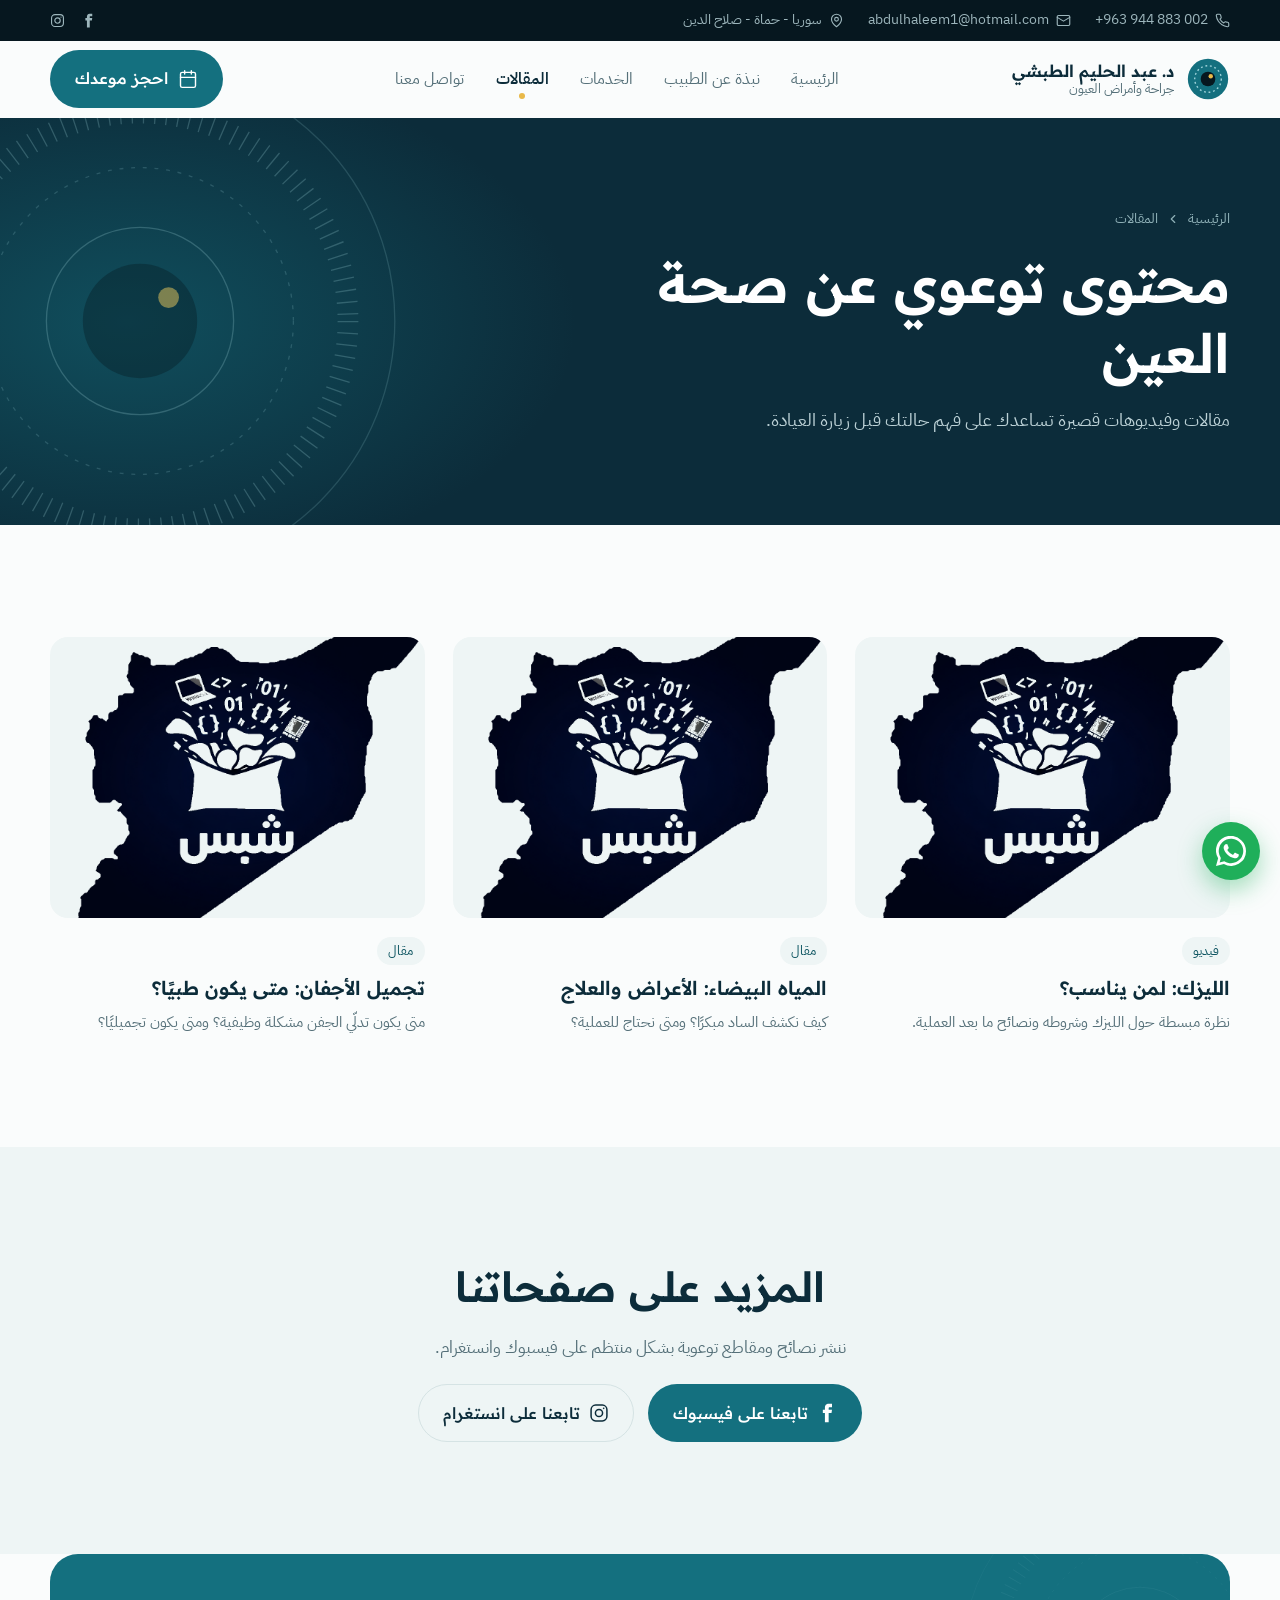
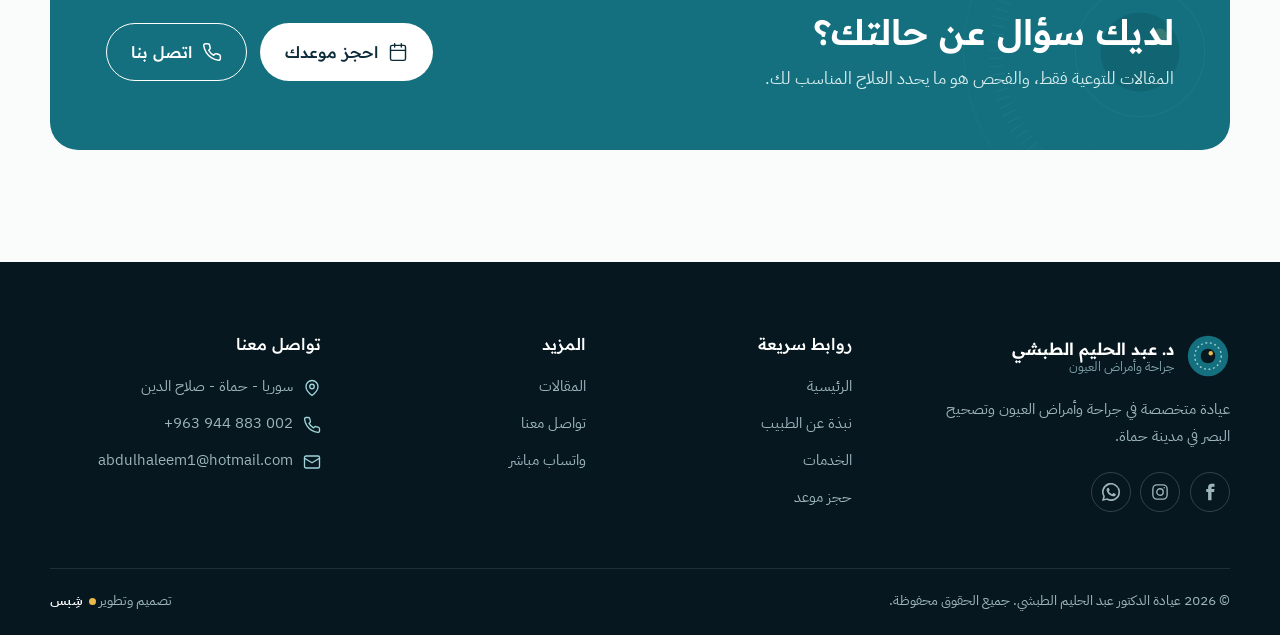
<file: templates/blog.html>
<!DOCTYPE html>
<html lang="ar" dir="rtl">
<head>
<meta charset="UTF-8">
<meta name="viewport" content="width=device-width, initial-scale=1, viewport-fit=cover">
<title>المقالات | عيادة د. عبد الحليم الطبشي</title>
<meta name="description" content="مقالات وفيديوهات توعوية حول صحة العين: الليزك، المياه البيضاء، وتجميل الأجفان.">
<meta name="keywords" content="طبيب عيون حماة, ليزك, تصحيح البصر بالليزر, زرع العدسات داخل العين, تجميل الأجفان, عمليات الساد">
<meta name="theme-color" content="#0C2C3A">
<meta property="og:type" content="website">
<meta property="og:locale" content="ar_SY">
<meta property="og:title" content="المقالات | عيادة د. عبد الحليم الطبشي">
<meta property="og:description" content="مقالات وفيديوهات توعوية حول صحة العين: الليزك، المياه البيضاء، وتجميل الأجفان.">
<meta property="og:image" content="../img/dr-tabshi14.jpg">
<link rel="icon" href="data:image/svg+xml,%3Csvg xmlns='http://www.w3.org/2000/svg' viewBox='0 0 48 48'%3E%3Ccircle cx='24' cy='24' r='22' fill='%2314707F'/%3E%3Ccircle cx='24' cy='24' r='8' fill='%2306171F'/%3E%3Ccircle cx='27' cy='21' r='2.4' fill='%23E9B949'/%3E%3C/svg%3E">
<link rel="preconnect" href="https://fonts.googleapis.com">
<link rel="preconnect" href="https://fonts.gstatic.com" crossorigin>
<link href="https://fonts.googleapis.com/css2?family=Readex+Pro:wght@300;400;500;600;700&family=IBM+Plex+Sans+Arabic:wght@400;500;600&display=swap" rel="stylesheet">
<link rel="stylesheet" href="../assets/css/style.css">
</head>
<body>
<svg width="0" height="0" style="position:absolute" aria-hidden="true">
  <symbol id="i-phone" viewBox="0 0 24 24"><path fill="none" stroke="currentColor" stroke-width="1.8" stroke-linecap="round" stroke-linejoin="round" d="M22 16.9v3a2 2 0 0 1-2.2 2 19.8 19.8 0 0 1-8.6-3.1 19.5 19.5 0 0 1-6-6A19.8 19.8 0 0 1 2.1 4.2 2 2 0 0 1 4.1 2h3a2 2 0 0 1 2 1.7c.1 1 .4 1.9.7 2.8a2 2 0 0 1-.5 2.1L8 9.9a16 16 0 0 0 6 6l1.3-1.3a2 2 0 0 1 2.1-.4c.9.3 1.8.6 2.8.7a2 2 0 0 1 1.7 2z"/></symbol>
  <symbol id="i-mail" viewBox="0 0 24 24"><g fill="none" stroke="currentColor" stroke-width="1.8" stroke-linecap="round" stroke-linejoin="round"><rect x="2" y="4" width="20" height="16" rx="2"/><path d="m22 7-10 6L2 7"/></g></symbol>
  <symbol id="i-pin" viewBox="0 0 24 24"><g fill="none" stroke="currentColor" stroke-width="1.8" stroke-linecap="round" stroke-linejoin="round"><path d="M20 10c0 6-8 12-8 12s-8-6-8-12a8 8 0 0 1 16 0z"/><circle cx="12" cy="10" r="3"/></g></symbol>
  <symbol id="i-clock" viewBox="0 0 24 24"><g fill="none" stroke="currentColor" stroke-width="1.8" stroke-linecap="round"><circle cx="12" cy="12" r="9.5"/><path d="M12 7v5l3 2"/></g></symbol>
  <symbol id="i-wa" viewBox="0 0 24 24"><path fill="currentColor" d="M17.5 14.4c-.3-.1-1.8-.9-2-1-.3-.1-.5-.1-.7.2l-.9 1.2c-.2.2-.3.2-.6.1-.3-.1-1.3-.5-2.4-1.5-.9-.8-1.5-1.8-1.7-2.1-.2-.3 0-.5.1-.6l.5-.5.3-.5c.1-.2 0-.4 0-.5l-.9-2.2c-.2-.6-.5-.5-.7-.5h-.6c-.2 0-.5.1-.8.4-.3.3-1 1-1 2.5s1.1 2.9 1.2 3.1c.1.2 2.1 3.2 5.1 4.5 2.5 1 3 .8 3.6.7.6-.1 1.8-.7 2-1.5.3-.7.3-1.3.2-1.5-.1-.1-.3-.2-.6-.3zM12 21.8c-1.8 0-3.5-.5-5-1.4l-.4-.2-3.7 1 1-3.6-.2-.4A9.8 9.8 0 1 1 12 21.8zm8.4-18.2A11.8 11.8 0 0 0 1.7 17.8L0 24l6.3-1.7A11.8 11.8 0 0 0 24 12a11.7 11.7 0 0 0-3.6-8.4z"/></symbol>
  <symbol id="i-fb" viewBox="0 0 24 24"><path fill="currentColor" d="M14 8V6c0-.9.6-1 1-1h3V1h-4c-3.6 0-4.5 2.7-4.5 4.5V8H7v4h2.5v11H14V12h3.4l.6-4z"/></symbol>
  <symbol id="i-ig" viewBox="0 0 24 24"><g fill="none" stroke="currentColor" stroke-width="1.8"><rect x="2.5" y="2.5" width="19" height="19" rx="5.5"/><circle cx="12" cy="12" r="4.3"/><circle cx="17.6" cy="6.4" r="1" fill="currentColor" stroke="none"/></g></symbol>
  <symbol id="i-eye" viewBox="0 0 24 24"><g fill="none" stroke="currentColor" stroke-width="1.7" stroke-linecap="round" stroke-linejoin="round"><path d="M1.5 12S5.5 4.5 12 4.5 22.5 12 22.5 12 18.5 19.5 12 19.5 1.5 12 1.5 12z"/><circle cx="12" cy="12" r="3.2"/></g></symbol>
  <symbol id="i-scope" viewBox="0 0 24 24"><g fill="none" stroke="currentColor" stroke-width="1.7" stroke-linecap="round"><circle cx="12" cy="12" r="9"/><circle cx="12" cy="12" r="4"/><path d="M12 1v4M12 19v4M1 12h4M19 12h4"/></g></symbol>
  <symbol id="i-shield" viewBox="0 0 24 24"><g fill="none" stroke="currentColor" stroke-width="1.7" stroke-linecap="round" stroke-linejoin="round"><path d="M12 22s8-4 8-10V5l-8-3-8 3v7c0 6 8 10 8 10z"/><path d="m9 12 2 2 4-4"/></g></symbol>
  <symbol id="i-cal" viewBox="0 0 24 24"><g fill="none" stroke="currentColor" stroke-width="1.7" stroke-linecap="round"><rect x="3" y="4" width="18" height="18" rx="2"/><path d="M16 2v4M8 2v4M3 10h18"/></g></symbol>
  <symbol id="i-file" viewBox="0 0 24 24"><g fill="none" stroke="currentColor" stroke-width="1.7" stroke-linecap="round" stroke-linejoin="round"><path d="M14 2H6a2 2 0 0 0-2 2v16a2 2 0 0 0 2 2h12a2 2 0 0 0 2-2V8z"/><path d="M14 2v6h6M8 13h8M8 17h5"/></g></symbol>
  <symbol id="i-glasses" viewBox="0 0 24 24"><g fill="none" stroke="currentColor" stroke-width="1.7" stroke-linecap="round"><circle cx="6" cy="15" r="4"/><circle cx="18" cy="15" r="4"/><path d="M10 15h4M2 15l2-8h2M22 15l-2-8h-2"/></g></symbol>
  <symbol id="i-check" viewBox="0 0 24 24"><g fill="none" stroke="currentColor" stroke-width="2" stroke-linecap="round" stroke-linejoin="round"><circle cx="12" cy="12" r="10" opacity=".25"/><path d="m8 12 3 3 5-6"/></g></symbol>
  <symbol id="i-arrow" viewBox="0 0 24 24"><path fill="none" stroke="currentColor" stroke-width="2" stroke-linecap="round" stroke-linejoin="round" d="M19 12H5m6-6-6 6 6 6"/></symbol>
  <symbol id="i-chev" viewBox="0 0 24 24"><path fill="none" stroke="currentColor" stroke-width="2" stroke-linecap="round" stroke-linejoin="round" d="m9 6 6 6-6 6"/></symbol>
  <symbol id="i-quote" viewBox="0 0 24 24"><path fill="currentColor" d="M14 21v-7.6C14 7 17.5 3.6 22 3l.6 2.2c-2.4.8-3.6 2.6-3.7 5H22V21h-8zM2 21v-7.6C2 7 5.5 3.6 10 3l.6 2.2C8.2 6 7 7.8 6.9 10.2H10V21H2z"/></symbol>
  <symbol id="logo" viewBox="0 0 48 48"><circle cx="24" cy="24" r="22" fill="#14707F"/><circle cx="24" cy="24" r="14.5" fill="none" stroke="#9FD3DA" stroke-width="1.5" stroke-dasharray="2 3"/><circle cx="24" cy="24" r="8" fill="#06171F"/><circle cx="27" cy="21" r="2.4" fill="#E9B949"/></symbol>
</svg>
<a class="skip" href="#main">تخطي إلى المحتوى</a>
<div class="topbar">
  <div class="wrap">
    <div class="contact">
      <a href="tel:+963944883002"><svg aria-hidden="true"><use href="#i-phone"/></svg><span class="ltr">+963 944 883 002</span></a>
      <a class="hide-sm" href="mailto:abdulhaleem1@hotmail.com"><svg aria-hidden="true"><use href="#i-mail"/></svg>abdulhaleem1@hotmail.com</a>
      <span class="item hide-sm"><svg aria-hidden="true"><use href="#i-pin"/></svg>سوريا - حماة - صلاح الدين</span>
    </div>
    <div class="social">
      <a href="https://www.facebook.com/Dr.haleem/" target="_blank" rel="noopener" aria-label="فيسبوك"><svg aria-hidden="true"><use href="#i-fb"/></svg></a>
      <a href="https://www.instagram.com/abdulhalemaltabshi/" target="_blank" rel="noopener" aria-label="انستغرام"><svg aria-hidden="true"><use href="#i-ig"/></svg></a>
    </div>
  </div>
</div>
<header class="nav">
  <div class="wrap">
    <a href="../index.html" class="brand" aria-label="الصفحة الرئيسية">
      <svg class="brand-mark" aria-hidden="true"><use href="#logo"/></svg>
      <span><b>د. عبد الحليم الطبشي</b><small>جراحة وأمراض العيون</small></span>
    </a>
    <nav class="menu" id="menu" aria-label="القائمة الرئيسية">
      <a href="../index.html">الرئيسية</a>
      <a href="about.html">نبذة عن الطبيب</a>
      <a href="services.html">الخدمات</a>
      <a href="blog.html" aria-current="page">المقالات</a>
      <a href="contact.html">تواصل معنا</a>
      <a class="btn btn-primary menu-cta" href="appointment.html"><svg aria-hidden="true"><use href="#i-cal"/></svg>احجز موعدك</a>
    </nav>
    <div class="nav-cta">
      <a href="appointment.html" class="btn btn-primary"><svg aria-hidden="true"><use href="#i-cal"/></svg>احجز موعدك</a>
      <button class="burger" id="burger" aria-label="القائمة" aria-expanded="false" aria-controls="menu">
        <svg viewBox="0 0 24 24" fill="none" stroke="currentColor" stroke-width="2" stroke-linecap="round" aria-hidden="true"><path d="M4 7h16M4 12h16M4 17h10"/></svg>
      </button>
    </div>
  </div>
</header>
<section class="page-hero">
  <svg class="rings" viewBox="0 0 400 400" aria-hidden="true"><g fill="none" stroke="#9FD3DA">
<circle cx="200" cy="200" r="196" stroke-opacity=".35"/>
<g class="spin"><circle cx="200" cy="200" r="160" stroke-opacity=".5" stroke-width="16" stroke-dasharray="1 8"/></g>
<circle cx="200" cy="200" r="118" stroke-opacity=".4" stroke-dasharray="3 6"/>
<circle cx="200" cy="200" r="72" stroke-opacity=".5"/></g>
<circle cx="200" cy="200" r="44" fill="#06171F" opacity=".7"/><circle cx="222" cy="182" r="8" fill="#E9B949"/></svg>
  <div class="wrap">
    <nav class="crumbs" aria-label="مسار التنقل"><a href="../index.html">الرئيسية</a><svg aria-hidden="true"><use href="#i-chev"/></svg><span aria-current="page">المقالات</span></nav>
    <h1>محتوى توعوي عن صحة العين</h1>
    <p>مقالات وفيديوهات قصيرة تساعدك على فهم حالتك قبل زيارة العيادة.</p>
  </div>
</section>
<main id="main">
<section class="section">
  <div class="wrap">
    <div class="post-grid">
      <article class="post"><a class="card" href="https://www.facebook.com/reel/2393506111154659" target="_blank" rel="noopener">
        <div class="media"><img src="../img/blog-1.jpg" alt="" loading="lazy"></div>
        <span class="src">فيديو</span><h3>الليزك: لمن يناسب؟</h3><p>نظرة مبسطة حول الليزك وشروطه ونصائح ما بعد العملية.</p></a></article>
      <article class="post"><a class="card" href="https://www.facebook.com/photo/?fbid=26412658045021727&amp;set=a.522399977807555" target="_blank" rel="noopener">
        <div class="media"><img src="../img/blog-2.jpg" alt="" loading="lazy"></div>
        <span class="src">مقال</span><h3>المياه البيضاء: الأعراض والعلاج</h3><p>كيف نكشف الساد مبكرًا؟ ومتى نحتاج للعملية؟</p></a></article>
      <article class="post"><a class="card" href="https://www.facebook.com/photo/?fbid=26468210276133170&amp;set=pcb.26468217199465811" target="_blank" rel="noopener">
        <div class="media"><img src="../img/blog-3.jpg" alt="" loading="lazy"></div>
        <span class="src">مقال</span><h3>تجميل الأجفان: متى يكون طبيًا؟</h3><p>متى يكون تدلّي الجفن مشكلة وظيفية؟ ومتى يكون تجميليًا؟</p></a></article>
      </div>
  </div>
</section>
<section class="section tint">
  <div class="wrap" style="text-align:center;display:grid;justify-items:center;gap:1.25rem">
    <h2 class="big" style="margin:0">المزيد على صفحاتنا</h2>
    <p class="muted" style="max-width:50ch">ننشر نصائح ومقاطع توعوية بشكل منتظم على فيسبوك وانستغرام.</p>
    <div class="actions" style="justify-content:center">
      <a class="btn btn-primary" href="https://www.facebook.com/Dr.haleem/" target="_blank" rel="noopener"><svg aria-hidden="true"><use href="#i-fb"/></svg>تابعنا على فيسبوك</a>
      <a class="btn btn-outline" href="https://www.instagram.com/abdulhalemaltabshi/" target="_blank" rel="noopener"><svg aria-hidden="true"><use href="#i-ig"/></svg>تابعنا على انستغرام</a>
    </div>
  </div>
</section>
</main>
<section class="cta-wrap">
  <div class="wrap">
    <div class="cta-box">
      <svg class="rings" viewBox="0 0 400 400" aria-hidden="true"><g fill="none" stroke="#9FD3DA">
<circle cx="200" cy="200" r="196" stroke-opacity=".35"/>
<g class="spin"><circle cx="200" cy="200" r="160" stroke-opacity=".5" stroke-width="16" stroke-dasharray="1 8"/></g>
<circle cx="200" cy="200" r="118" stroke-opacity=".4" stroke-dasharray="3 6"/>
<circle cx="200" cy="200" r="72" stroke-opacity=".5"/></g>
<circle cx="200" cy="200" r="44" fill="#06171F" opacity=".7"/><circle cx="222" cy="182" r="8" fill="#E9B949"/></svg>
      <div><h2>لديك سؤال عن حالتك؟</h2><p>المقالات للتوعية فقط، والفحص هو ما يحدد العلاج المناسب لك.</p></div>
      <div class="actions">
        <a href="appointment.html" class="btn btn-light"><svg aria-hidden="true"><use href="#i-cal"/></svg>احجز موعدك</a>
        <a href="tel:+963944883002" class="btn btn-ghost"><svg aria-hidden="true"><use href="#i-phone"/></svg>اتصل بنا</a>
      </div>
    </div>
  </div>
</section>
<footer class="site-footer">
  <div class="wrap">
    <div class="cols">
      <div>
        <a href="../index.html" class="brand"><svg class="brand-mark" aria-hidden="true"><use href="#logo"/></svg><span><b>د. عبد الحليم الطبشي</b><small>جراحة وأمراض العيون</small></span></a>
        <p class="about-f">عيادة متخصصة في جراحة وأمراض العيون وتصحيح البصر في مدينة حماة.</p>
        <div class="socials">
          <a href="https://www.facebook.com/Dr.haleem/" target="_blank" rel="noopener" aria-label="فيسبوك"><svg aria-hidden="true"><use href="#i-fb"/></svg></a>
          <a href="https://www.instagram.com/abdulhalemaltabshi/" target="_blank" rel="noopener" aria-label="انستغرام"><svg aria-hidden="true"><use href="#i-ig"/></svg></a>
          <a href="https://wa.me/963944883002" target="_blank" rel="noopener" aria-label="واتساب"><svg aria-hidden="true"><use href="#i-wa"/></svg></a>
        </div>
      </div>
      <div>
        <h4>روابط سريعة</h4>
        <ul>
          <li><a href="../index.html">الرئيسية</a></li>
          <li><a href="about.html">نبذة عن الطبيب</a></li>
          <li><a href="services.html">الخدمات</a></li>
          <li><a href="appointment.html">حجز موعد</a></li>
        </ul>
      </div>
      <div>
        <h4>المزيد</h4>
        <ul>
          <li><a href="blog.html">المقالات</a></li>
          <li><a href="contact.html">تواصل معنا</a></li>
          <li><a href="https://wa.me/963944883002" target="_blank" rel="noopener">واتساب مباشر</a></li>
        </ul>
      </div>
      <div>
        <h4>تواصل معنا</h4>
        <ul class="contact-list">
          <li><svg aria-hidden="true"><use href="#i-pin"/></svg><span>سوريا - حماة - صلاح الدين</span></li>
          <li><svg aria-hidden="true"><use href="#i-phone"/></svg><a href="tel:+963944883002" class="ltr">+963 944 883 002</a></li>
          <li><svg aria-hidden="true"><use href="#i-mail"/></svg><a href="mailto:abdulhaleem1@hotmail.com">abdulhaleem1@hotmail.com</a></li>
        </ul>
      </div>
    </div>
    <div class="bottom">
      <span>© <span data-year>2026</span> عيادة الدكتور عبد الحليم الطبشي. جميع الحقوق محفوظة.</span>
      <span class="credit">تصميم وتطوير <a href="https://www.shibs.doctorlog.de/" target="_blank" rel="noopener"><span class="dot"></span>شِبس</a></span>
    </div>
  </div>
</footer>
<a class="fab" href="https://wa.me/963944883002" target="_blank" rel="noopener" aria-label="تواصل عبر واتساب"><svg aria-hidden="true"><use href="#i-wa"/></svg></a>
<script src="../assets/js/main.js" defer></script>
</body>
</html>
</file>
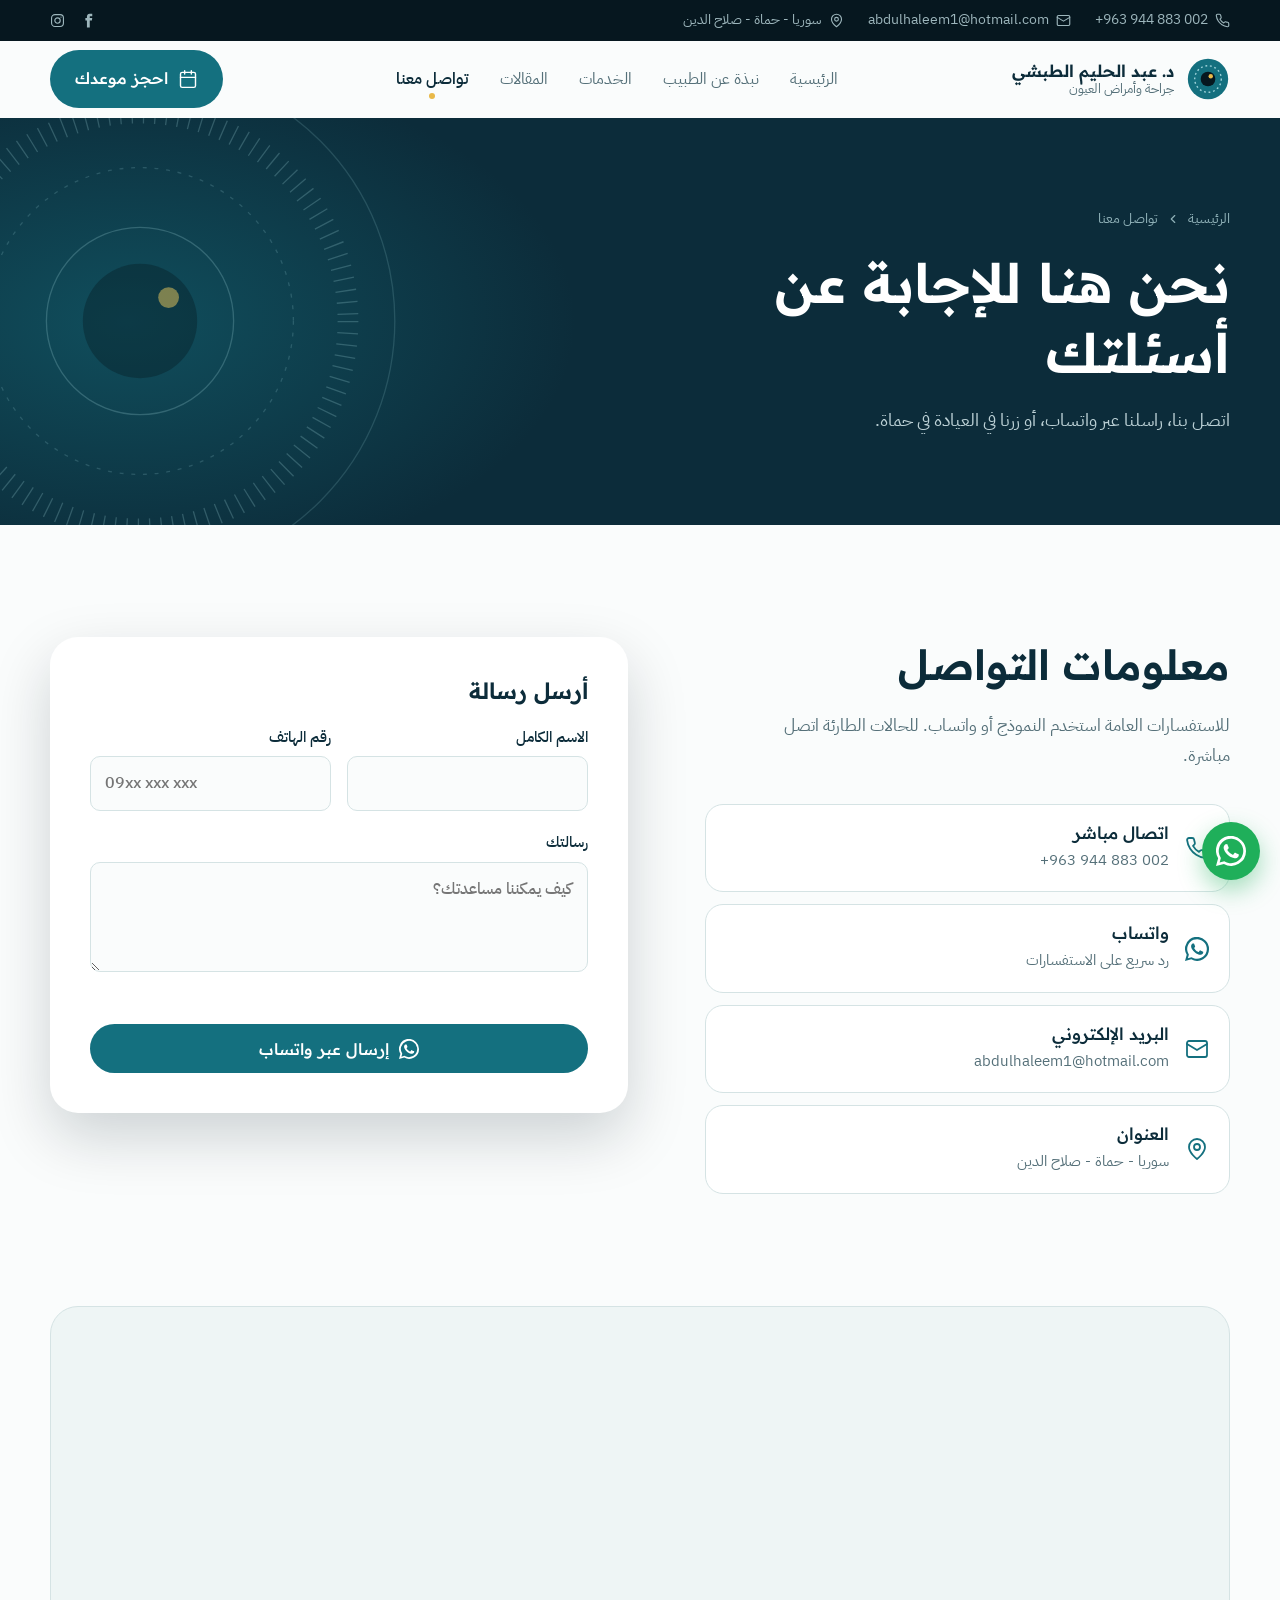
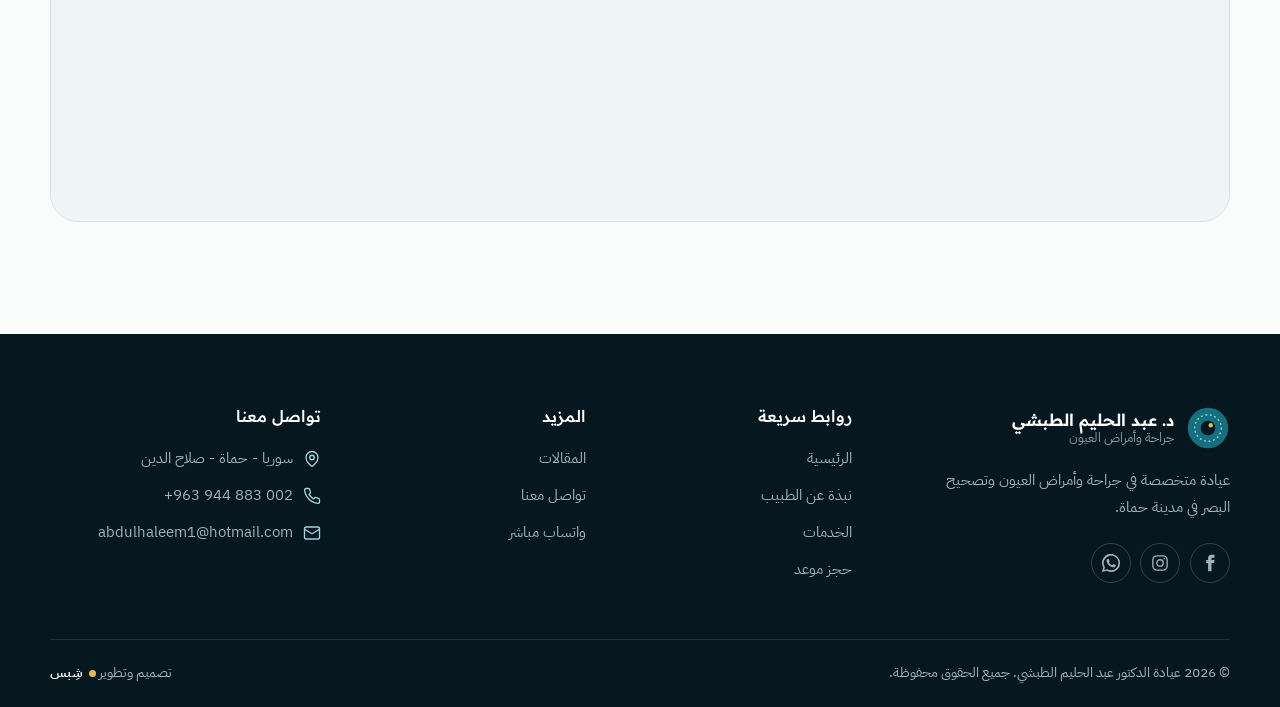
<file: templates/contact.html>
<!DOCTYPE html>
<html lang="ar" dir="rtl">
<head>
<meta charset="UTF-8">
<meta name="viewport" content="width=device-width, initial-scale=1, viewport-fit=cover">
<title>تواصل معنا | عيادة د. عبد الحليم الطبشي</title>
<meta name="description" content="عنوان وأرقام التواصل مع عيادة الدكتور عبد الحليم الطبشي في حماة - صلاح الدين.">
<meta name="keywords" content="طبيب عيون حماة, ليزك, تصحيح البصر بالليزر, زرع العدسات داخل العين, تجميل الأجفان, عمليات الساد">
<meta name="theme-color" content="#0C2C3A">
<meta property="og:type" content="website">
<meta property="og:locale" content="ar_SY">
<meta property="og:title" content="تواصل معنا | عيادة د. عبد الحليم الطبشي">
<meta property="og:description" content="عنوان وأرقام التواصل مع عيادة الدكتور عبد الحليم الطبشي في حماة - صلاح الدين.">
<meta property="og:image" content="../img/dr-tabshi14.jpg">
<link rel="icon" href="data:image/svg+xml,%3Csvg xmlns='http://www.w3.org/2000/svg' viewBox='0 0 48 48'%3E%3Ccircle cx='24' cy='24' r='22' fill='%2314707F'/%3E%3Ccircle cx='24' cy='24' r='8' fill='%2306171F'/%3E%3Ccircle cx='27' cy='21' r='2.4' fill='%23E9B949'/%3E%3C/svg%3E">
<link rel="preconnect" href="https://fonts.googleapis.com">
<link rel="preconnect" href="https://fonts.gstatic.com" crossorigin>
<link href="https://fonts.googleapis.com/css2?family=Readex+Pro:wght@300;400;500;600;700&family=IBM+Plex+Sans+Arabic:wght@400;500;600&display=swap" rel="stylesheet">
<link rel="stylesheet" href="../assets/css/style.css">
</head>
<body>
<svg width="0" height="0" style="position:absolute" aria-hidden="true">
  <symbol id="i-phone" viewBox="0 0 24 24"><path fill="none" stroke="currentColor" stroke-width="1.8" stroke-linecap="round" stroke-linejoin="round" d="M22 16.9v3a2 2 0 0 1-2.2 2 19.8 19.8 0 0 1-8.6-3.1 19.5 19.5 0 0 1-6-6A19.8 19.8 0 0 1 2.1 4.2 2 2 0 0 1 4.1 2h3a2 2 0 0 1 2 1.7c.1 1 .4 1.9.7 2.8a2 2 0 0 1-.5 2.1L8 9.9a16 16 0 0 0 6 6l1.3-1.3a2 2 0 0 1 2.1-.4c.9.3 1.8.6 2.8.7a2 2 0 0 1 1.7 2z"/></symbol>
  <symbol id="i-mail" viewBox="0 0 24 24"><g fill="none" stroke="currentColor" stroke-width="1.8" stroke-linecap="round" stroke-linejoin="round"><rect x="2" y="4" width="20" height="16" rx="2"/><path d="m22 7-10 6L2 7"/></g></symbol>
  <symbol id="i-pin" viewBox="0 0 24 24"><g fill="none" stroke="currentColor" stroke-width="1.8" stroke-linecap="round" stroke-linejoin="round"><path d="M20 10c0 6-8 12-8 12s-8-6-8-12a8 8 0 0 1 16 0z"/><circle cx="12" cy="10" r="3"/></g></symbol>
  <symbol id="i-clock" viewBox="0 0 24 24"><g fill="none" stroke="currentColor" stroke-width="1.8" stroke-linecap="round"><circle cx="12" cy="12" r="9.5"/><path d="M12 7v5l3 2"/></g></symbol>
  <symbol id="i-wa" viewBox="0 0 24 24"><path fill="currentColor" d="M17.5 14.4c-.3-.1-1.8-.9-2-1-.3-.1-.5-.1-.7.2l-.9 1.2c-.2.2-.3.2-.6.1-.3-.1-1.3-.5-2.4-1.5-.9-.8-1.5-1.8-1.7-2.1-.2-.3 0-.5.1-.6l.5-.5.3-.5c.1-.2 0-.4 0-.5l-.9-2.2c-.2-.6-.5-.5-.7-.5h-.6c-.2 0-.5.1-.8.4-.3.3-1 1-1 2.5s1.1 2.9 1.2 3.1c.1.2 2.1 3.2 5.1 4.5 2.5 1 3 .8 3.6.7.6-.1 1.8-.7 2-1.5.3-.7.3-1.3.2-1.5-.1-.1-.3-.2-.6-.3zM12 21.8c-1.8 0-3.5-.5-5-1.4l-.4-.2-3.7 1 1-3.6-.2-.4A9.8 9.8 0 1 1 12 21.8zm8.4-18.2A11.8 11.8 0 0 0 1.7 17.8L0 24l6.3-1.7A11.8 11.8 0 0 0 24 12a11.7 11.7 0 0 0-3.6-8.4z"/></symbol>
  <symbol id="i-fb" viewBox="0 0 24 24"><path fill="currentColor" d="M14 8V6c0-.9.6-1 1-1h3V1h-4c-3.6 0-4.5 2.7-4.5 4.5V8H7v4h2.5v11H14V12h3.4l.6-4z"/></symbol>
  <symbol id="i-ig" viewBox="0 0 24 24"><g fill="none" stroke="currentColor" stroke-width="1.8"><rect x="2.5" y="2.5" width="19" height="19" rx="5.5"/><circle cx="12" cy="12" r="4.3"/><circle cx="17.6" cy="6.4" r="1" fill="currentColor" stroke="none"/></g></symbol>
  <symbol id="i-eye" viewBox="0 0 24 24"><g fill="none" stroke="currentColor" stroke-width="1.7" stroke-linecap="round" stroke-linejoin="round"><path d="M1.5 12S5.5 4.5 12 4.5 22.5 12 22.5 12 18.5 19.5 12 19.5 1.5 12 1.5 12z"/><circle cx="12" cy="12" r="3.2"/></g></symbol>
  <symbol id="i-scope" viewBox="0 0 24 24"><g fill="none" stroke="currentColor" stroke-width="1.7" stroke-linecap="round"><circle cx="12" cy="12" r="9"/><circle cx="12" cy="12" r="4"/><path d="M12 1v4M12 19v4M1 12h4M19 12h4"/></g></symbol>
  <symbol id="i-shield" viewBox="0 0 24 24"><g fill="none" stroke="currentColor" stroke-width="1.7" stroke-linecap="round" stroke-linejoin="round"><path d="M12 22s8-4 8-10V5l-8-3-8 3v7c0 6 8 10 8 10z"/><path d="m9 12 2 2 4-4"/></g></symbol>
  <symbol id="i-cal" viewBox="0 0 24 24"><g fill="none" stroke="currentColor" stroke-width="1.7" stroke-linecap="round"><rect x="3" y="4" width="18" height="18" rx="2"/><path d="M16 2v4M8 2v4M3 10h18"/></g></symbol>
  <symbol id="i-file" viewBox="0 0 24 24"><g fill="none" stroke="currentColor" stroke-width="1.7" stroke-linecap="round" stroke-linejoin="round"><path d="M14 2H6a2 2 0 0 0-2 2v16a2 2 0 0 0 2 2h12a2 2 0 0 0 2-2V8z"/><path d="M14 2v6h6M8 13h8M8 17h5"/></g></symbol>
  <symbol id="i-glasses" viewBox="0 0 24 24"><g fill="none" stroke="currentColor" stroke-width="1.7" stroke-linecap="round"><circle cx="6" cy="15" r="4"/><circle cx="18" cy="15" r="4"/><path d="M10 15h4M2 15l2-8h2M22 15l-2-8h-2"/></g></symbol>
  <symbol id="i-check" viewBox="0 0 24 24"><g fill="none" stroke="currentColor" stroke-width="2" stroke-linecap="round" stroke-linejoin="round"><circle cx="12" cy="12" r="10" opacity=".25"/><path d="m8 12 3 3 5-6"/></g></symbol>
  <symbol id="i-arrow" viewBox="0 0 24 24"><path fill="none" stroke="currentColor" stroke-width="2" stroke-linecap="round" stroke-linejoin="round" d="M19 12H5m6-6-6 6 6 6"/></symbol>
  <symbol id="i-chev" viewBox="0 0 24 24"><path fill="none" stroke="currentColor" stroke-width="2" stroke-linecap="round" stroke-linejoin="round" d="m9 6 6 6-6 6"/></symbol>
  <symbol id="i-quote" viewBox="0 0 24 24"><path fill="currentColor" d="M14 21v-7.6C14 7 17.5 3.6 22 3l.6 2.2c-2.4.8-3.6 2.6-3.7 5H22V21h-8zM2 21v-7.6C2 7 5.5 3.6 10 3l.6 2.2C8.2 6 7 7.8 6.9 10.2H10V21H2z"/></symbol>
  <symbol id="logo" viewBox="0 0 48 48"><circle cx="24" cy="24" r="22" fill="#14707F"/><circle cx="24" cy="24" r="14.5" fill="none" stroke="#9FD3DA" stroke-width="1.5" stroke-dasharray="2 3"/><circle cx="24" cy="24" r="8" fill="#06171F"/><circle cx="27" cy="21" r="2.4" fill="#E9B949"/></symbol>
</svg>
<a class="skip" href="#main">تخطي إلى المحتوى</a>
<div class="topbar">
  <div class="wrap">
    <div class="contact">
      <a href="tel:+963944883002"><svg aria-hidden="true"><use href="#i-phone"/></svg><span class="ltr">+963 944 883 002</span></a>
      <a class="hide-sm" href="mailto:abdulhaleem1@hotmail.com"><svg aria-hidden="true"><use href="#i-mail"/></svg>abdulhaleem1@hotmail.com</a>
      <span class="item hide-sm"><svg aria-hidden="true"><use href="#i-pin"/></svg>سوريا - حماة - صلاح الدين</span>
    </div>
    <div class="social">
      <a href="https://www.facebook.com/Dr.haleem/" target="_blank" rel="noopener" aria-label="فيسبوك"><svg aria-hidden="true"><use href="#i-fb"/></svg></a>
      <a href="https://www.instagram.com/abdulhalemaltabshi/" target="_blank" rel="noopener" aria-label="انستغرام"><svg aria-hidden="true"><use href="#i-ig"/></svg></a>
    </div>
  </div>
</div>
<header class="nav">
  <div class="wrap">
    <a href="../index.html" class="brand" aria-label="الصفحة الرئيسية">
      <svg class="brand-mark" aria-hidden="true"><use href="#logo"/></svg>
      <span><b>د. عبد الحليم الطبشي</b><small>جراحة وأمراض العيون</small></span>
    </a>
    <nav class="menu" id="menu" aria-label="القائمة الرئيسية">
      <a href="../index.html">الرئيسية</a>
      <a href="about.html">نبذة عن الطبيب</a>
      <a href="services.html">الخدمات</a>
      <a href="blog.html">المقالات</a>
      <a href="contact.html" aria-current="page">تواصل معنا</a>
      <a class="btn btn-primary menu-cta" href="appointment.html"><svg aria-hidden="true"><use href="#i-cal"/></svg>احجز موعدك</a>
    </nav>
    <div class="nav-cta">
      <a href="appointment.html" class="btn btn-primary"><svg aria-hidden="true"><use href="#i-cal"/></svg>احجز موعدك</a>
      <button class="burger" id="burger" aria-label="القائمة" aria-expanded="false" aria-controls="menu">
        <svg viewBox="0 0 24 24" fill="none" stroke="currentColor" stroke-width="2" stroke-linecap="round" aria-hidden="true"><path d="M4 7h16M4 12h16M4 17h10"/></svg>
      </button>
    </div>
  </div>
</header>
<section class="page-hero">
  <svg class="rings" viewBox="0 0 400 400" aria-hidden="true"><g fill="none" stroke="#9FD3DA">
<circle cx="200" cy="200" r="196" stroke-opacity=".35"/>
<g class="spin"><circle cx="200" cy="200" r="160" stroke-opacity=".5" stroke-width="16" stroke-dasharray="1 8"/></g>
<circle cx="200" cy="200" r="118" stroke-opacity=".4" stroke-dasharray="3 6"/>
<circle cx="200" cy="200" r="72" stroke-opacity=".5"/></g>
<circle cx="200" cy="200" r="44" fill="#06171F" opacity=".7"/><circle cx="222" cy="182" r="8" fill="#E9B949"/></svg>
  <div class="wrap">
    <nav class="crumbs" aria-label="مسار التنقل"><a href="../index.html">الرئيسية</a><svg aria-hidden="true"><use href="#i-chev"/></svg><span aria-current="page">تواصل معنا</span></nav>
    <h1>نحن هنا للإجابة عن أسئلتك</h1>
    <p>اتصل بنا، راسلنا عبر واتساب، أو زرنا في العيادة في حماة.</p>
  </div>
</section>
<main id="main">
<section class="section plain">
  <div class="wrap booking-grid">
    <div>
      <h2 class="big">معلومات التواصل</h2>
      <p class="intro">للاستفسارات العامة استخدم النموذج أو واتساب. للحالات الطارئة اتصل مباشرة.</p>
      <div class="channels light-channels">
        <a class="channel" href="tel:+963944883002"><svg aria-hidden="true"><use href="#i-phone"/></svg><div><b>اتصال مباشر</b><span class="ltr">+963 944 883 002</span></div></a>
        <a class="channel" href="https://wa.me/963944883002" target="_blank" rel="noopener"><svg aria-hidden="true"><use href="#i-wa"/></svg><div><b>واتساب</b><span>رد سريع على الاستفسارات</span></div></a>
        <a class="channel" href="mailto:abdulhaleem1@hotmail.com"><svg aria-hidden="true"><use href="#i-mail"/></svg><div><b>البريد الإلكتروني</b><span>abdulhaleem1@hotmail.com</span></div></a>
        <div class="channel"><svg aria-hidden="true"><use href="#i-pin"/></svg><div><b>العنوان</b><span>سوريا - حماة - صلاح الدين</span></div></div>
      </div>
    </div>
    <form class="card-form" data-wa="contact" novalidate>
      <h3>أرسل رسالة</h3>
      <div class="row">
        <label>الاسم الكامل<input name="name" required autocomplete="name"></label>
        <label>رقم الهاتف<input name="phone" type="tel" required autocomplete="tel" dir="ltr" placeholder="09xx xxx xxx"></label>
      </div>
      <label>رسالتك<textarea name="message" required placeholder="كيف يمكننا مساعدتك؟"></textarea></label>
      <p class="form-err" role="alert"></p>
      <button class="btn btn-primary" type="submit"><svg aria-hidden="true"><use href="#i-wa"/></svg>إرسال عبر واتساب</button>
    </form>
  </div>
</section>
<section class="section" style="padding-top:0">
  <div class="wrap">
    <div class="map"><iframe title="موقع العيادة على الخريطة" loading="lazy" referrerpolicy="no-referrer-when-downgrade" src="https://www.google.com/maps?q=%D8%AD%D9%85%D8%A7%D8%A9%20%D8%B5%D9%84%D8%A7%D8%AD%20%D8%A7%D9%84%D8%AF%D9%8A%D9%86&amp;output=embed"></iframe></div>
  </div>
</section>
</main>
<footer class="site-footer">
  <div class="wrap">
    <div class="cols">
      <div>
        <a href="../index.html" class="brand"><svg class="brand-mark" aria-hidden="true"><use href="#logo"/></svg><span><b>د. عبد الحليم الطبشي</b><small>جراحة وأمراض العيون</small></span></a>
        <p class="about-f">عيادة متخصصة في جراحة وأمراض العيون وتصحيح البصر في مدينة حماة.</p>
        <div class="socials">
          <a href="https://www.facebook.com/Dr.haleem/" target="_blank" rel="noopener" aria-label="فيسبوك"><svg aria-hidden="true"><use href="#i-fb"/></svg></a>
          <a href="https://www.instagram.com/abdulhalemaltabshi/" target="_blank" rel="noopener" aria-label="انستغرام"><svg aria-hidden="true"><use href="#i-ig"/></svg></a>
          <a href="https://wa.me/963944883002" target="_blank" rel="noopener" aria-label="واتساب"><svg aria-hidden="true"><use href="#i-wa"/></svg></a>
        </div>
      </div>
      <div>
        <h4>روابط سريعة</h4>
        <ul>
          <li><a href="../index.html">الرئيسية</a></li>
          <li><a href="about.html">نبذة عن الطبيب</a></li>
          <li><a href="services.html">الخدمات</a></li>
          <li><a href="appointment.html">حجز موعد</a></li>
        </ul>
      </div>
      <div>
        <h4>المزيد</h4>
        <ul>
          <li><a href="blog.html">المقالات</a></li>
          <li><a href="contact.html">تواصل معنا</a></li>
          <li><a href="https://wa.me/963944883002" target="_blank" rel="noopener">واتساب مباشر</a></li>
        </ul>
      </div>
      <div>
        <h4>تواصل معنا</h4>
        <ul class="contact-list">
          <li><svg aria-hidden="true"><use href="#i-pin"/></svg><span>سوريا - حماة - صلاح الدين</span></li>
          <li><svg aria-hidden="true"><use href="#i-phone"/></svg><a href="tel:+963944883002" class="ltr">+963 944 883 002</a></li>
          <li><svg aria-hidden="true"><use href="#i-mail"/></svg><a href="mailto:abdulhaleem1@hotmail.com">abdulhaleem1@hotmail.com</a></li>
        </ul>
      </div>
    </div>
    <div class="bottom">
      <span>© <span data-year>2026</span> عيادة الدكتور عبد الحليم الطبشي. جميع الحقوق محفوظة.</span>
      <span class="credit">تصميم وتطوير <a href="https://www.shibs.doctorlog.de/" target="_blank" rel="noopener"><span class="dot"></span>شِبس</a></span>
    </div>
  </div>
</footer>
<a class="fab" href="https://wa.me/963944883002" target="_blank" rel="noopener" aria-label="تواصل عبر واتساب"><svg aria-hidden="true"><use href="#i-wa"/></svg></a>
<script src="../assets/js/main.js" defer></script>
</body>
</html>
</file>
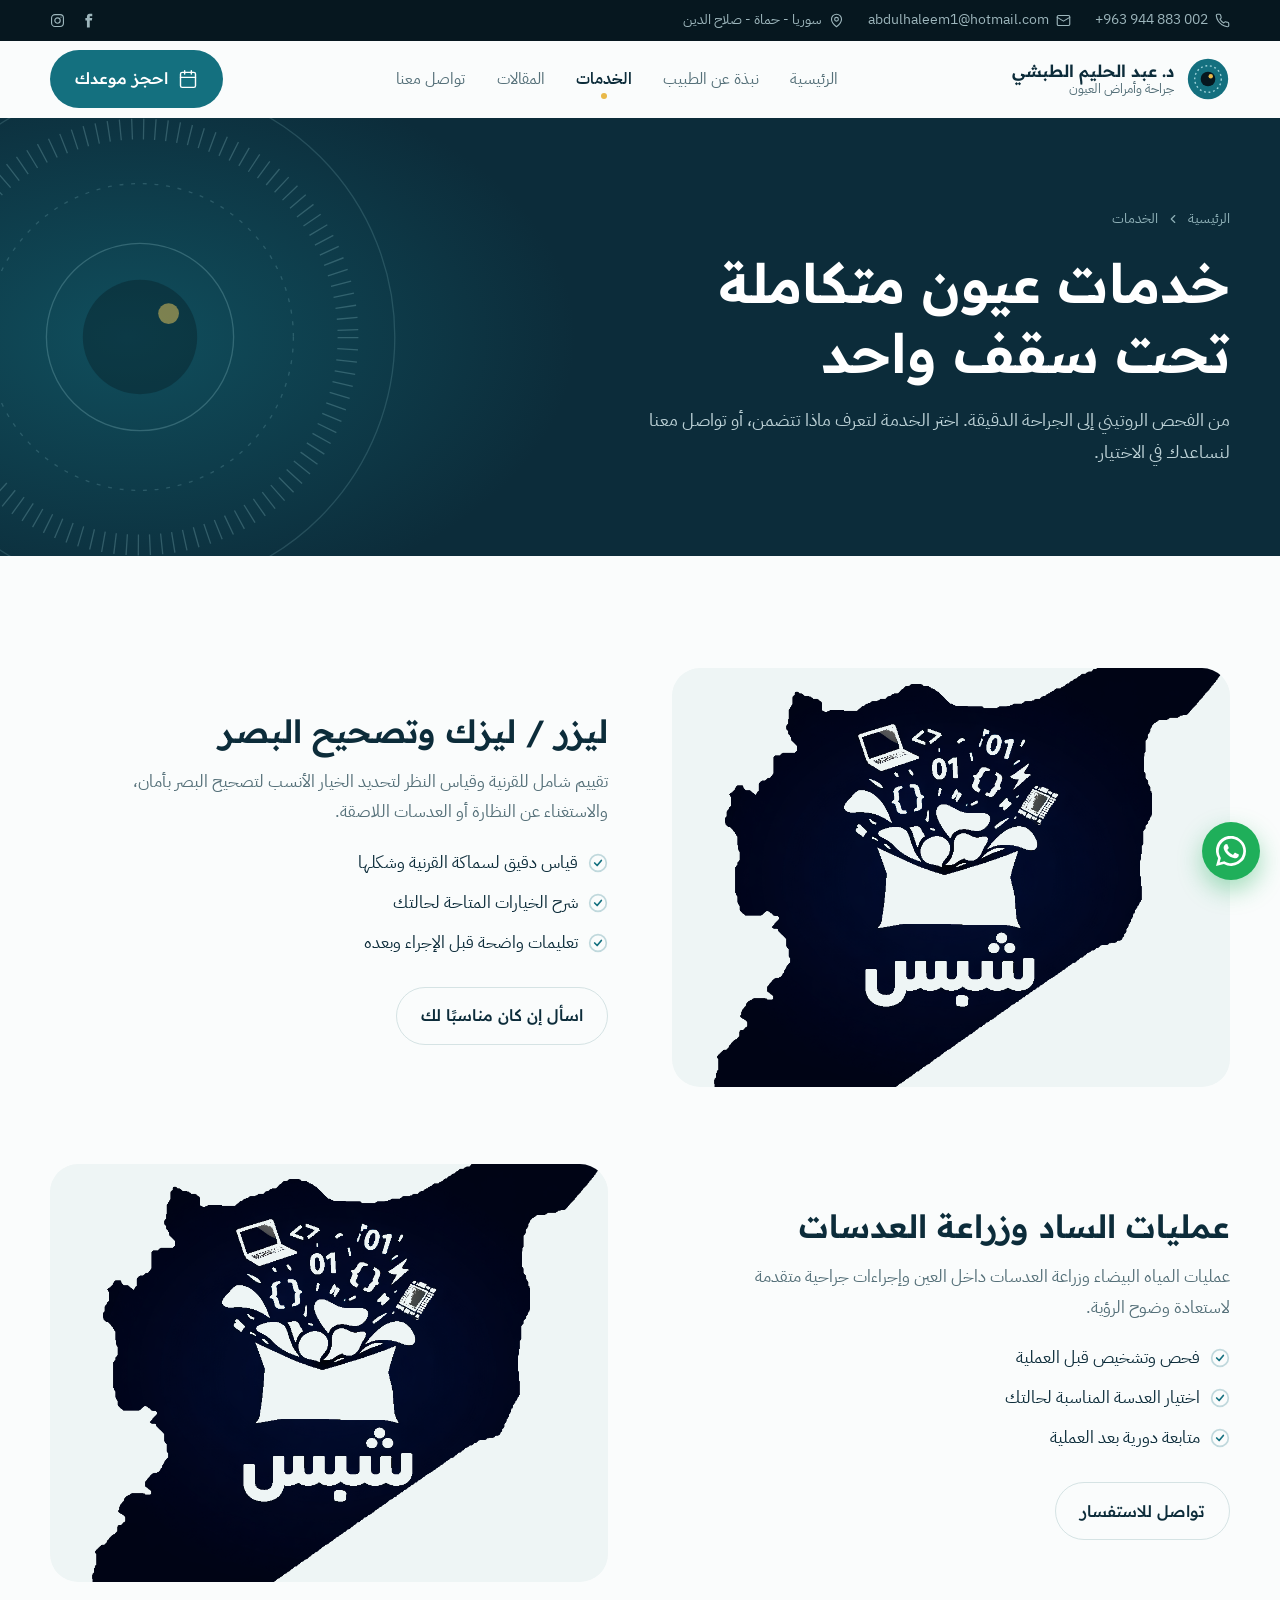
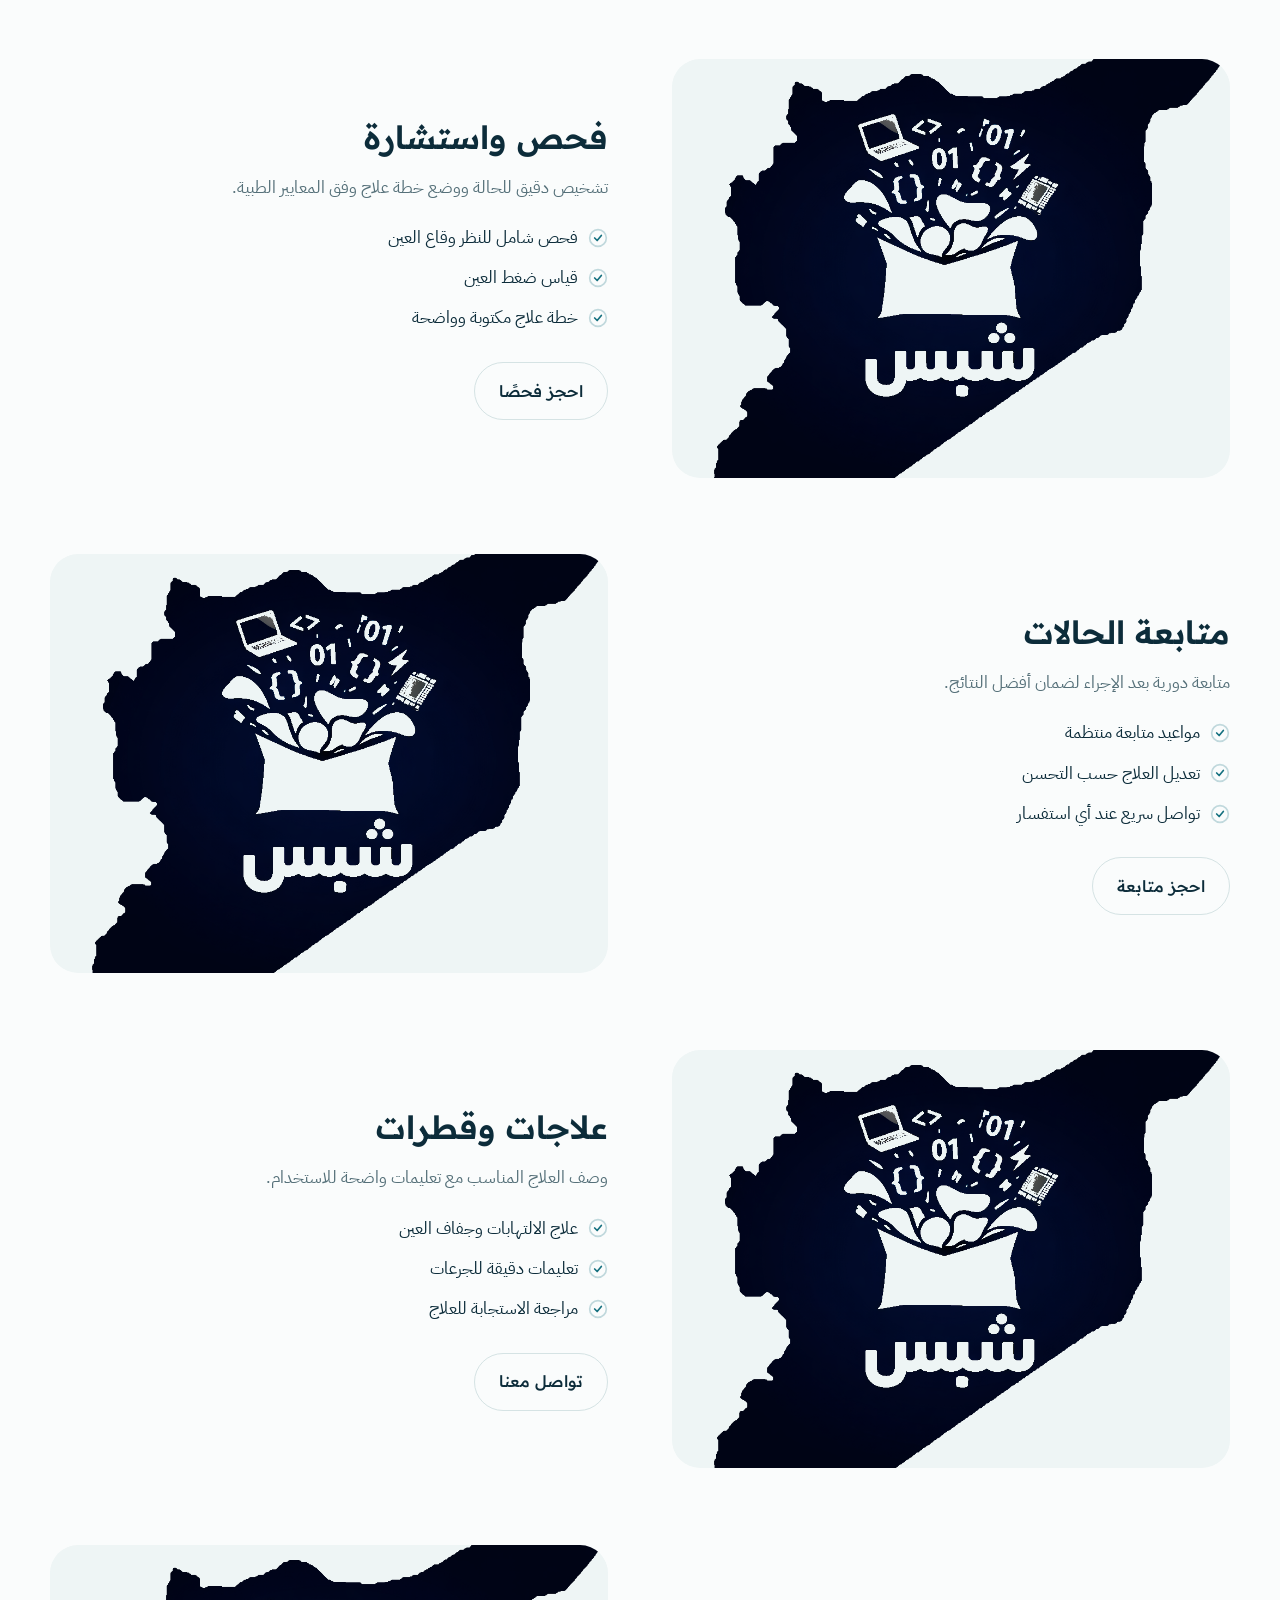
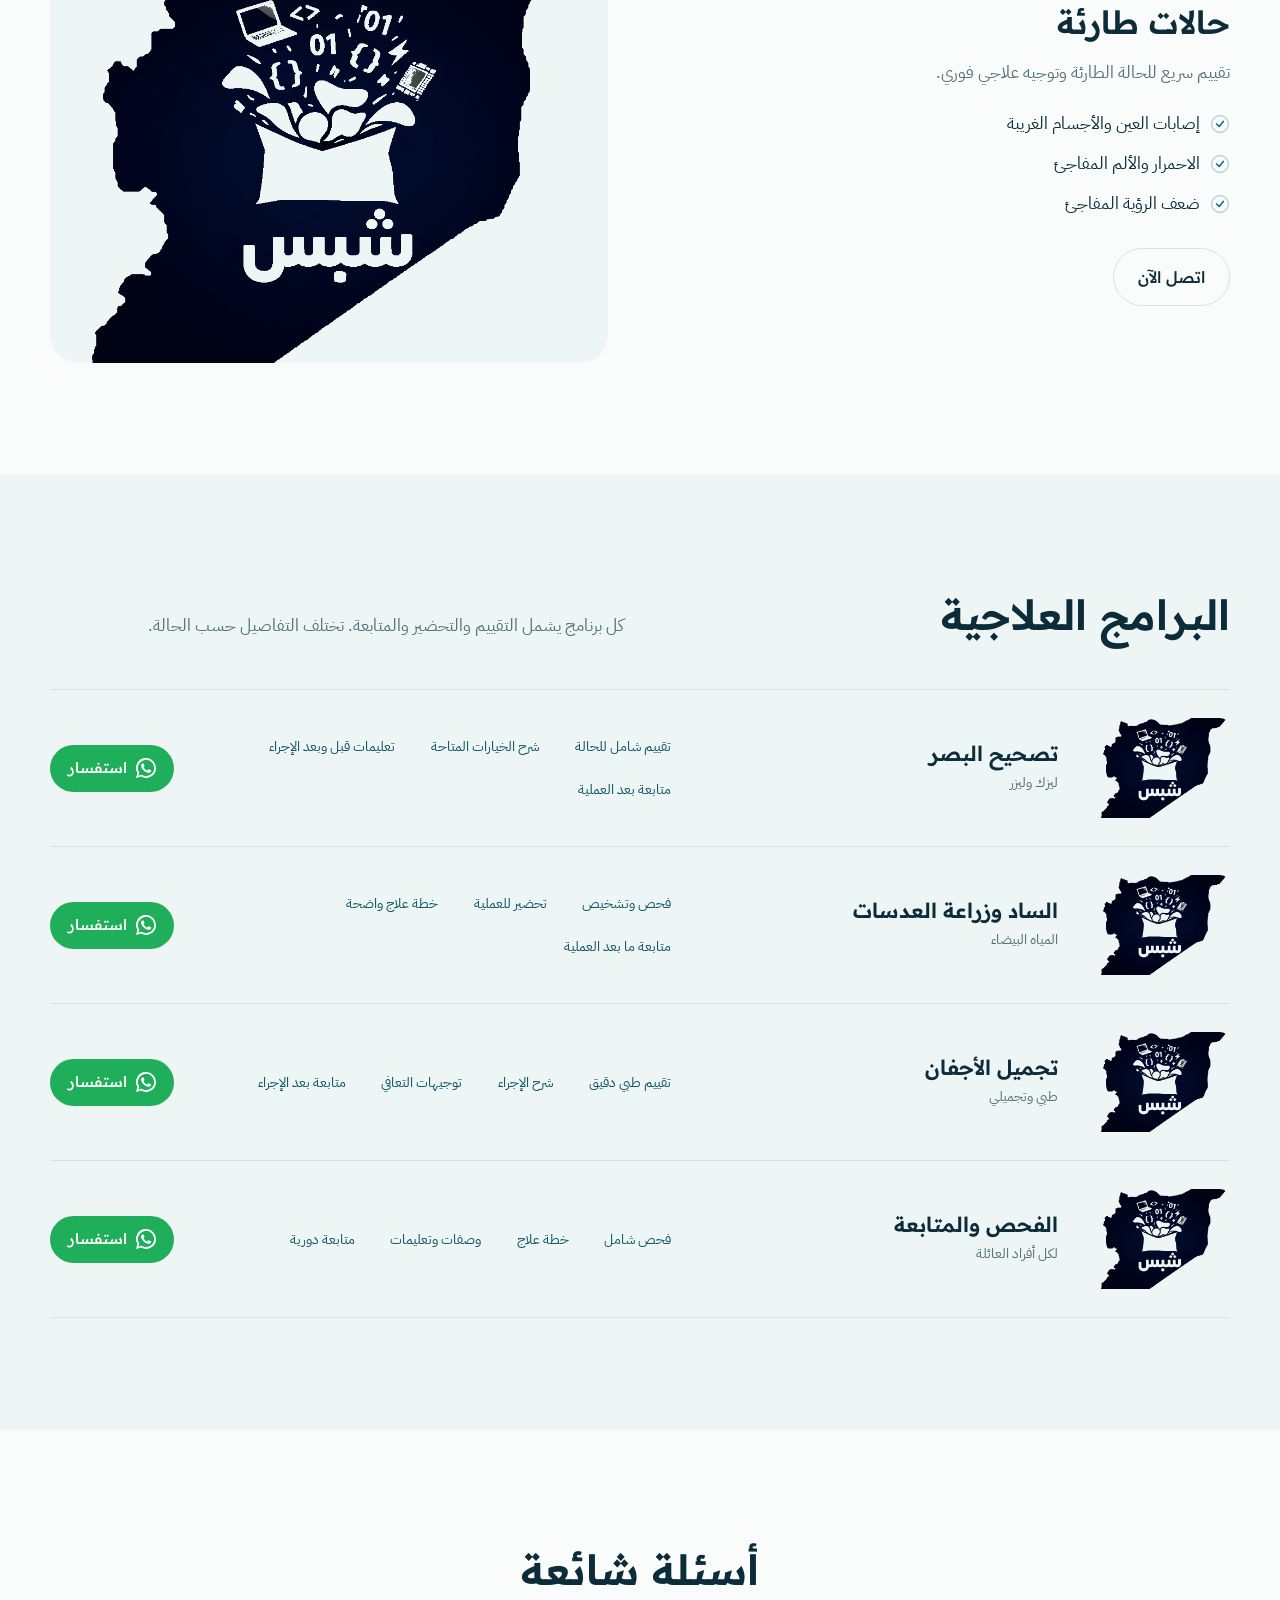
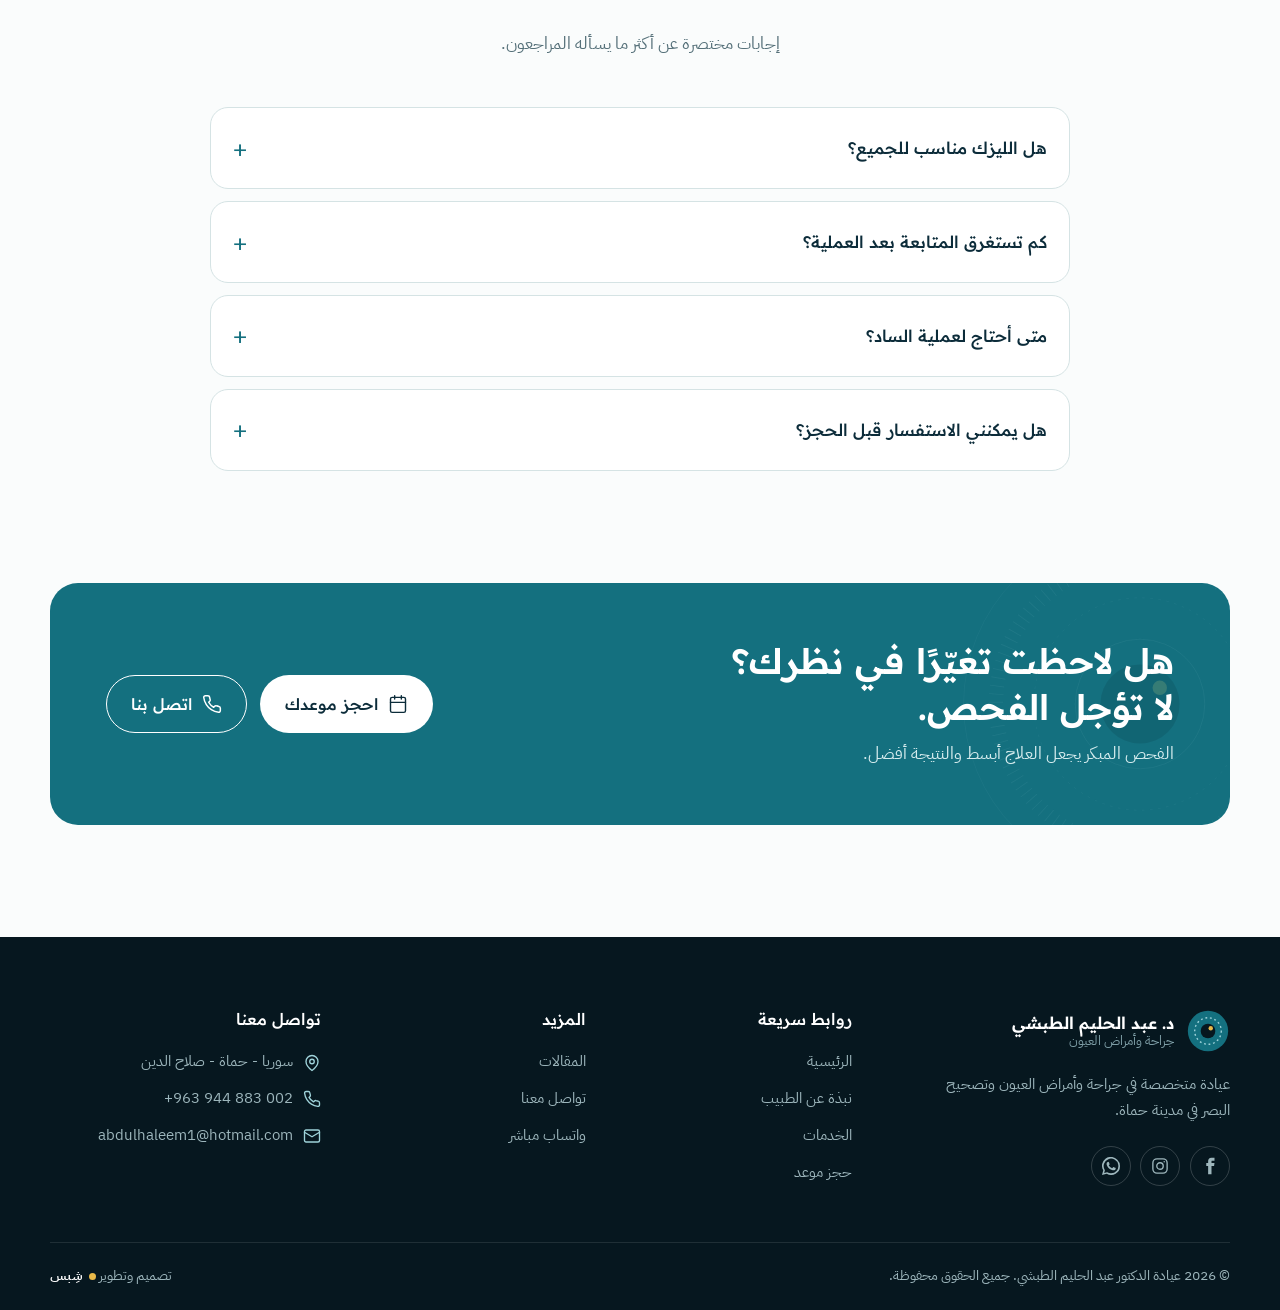
<file: templates/services.html>
<!DOCTYPE html>
<html lang="ar" dir="rtl">
<head>
<meta charset="UTF-8">
<meta name="viewport" content="width=device-width, initial-scale=1, viewport-fit=cover">
<title>الخدمات | عيادة د. عبد الحليم الطبشي</title>
<meta name="description" content="خدمات عيادة الدكتور عبد الحليم الطبشي: ليزك، الساد وزراعة العدسات، تجميل الأجفان، الفحص والمتابعة والحالات الطارئة.">
<meta name="keywords" content="طبيب عيون حماة, ليزك, تصحيح البصر بالليزر, زرع العدسات داخل العين, تجميل الأجفان, عمليات الساد">
<meta name="theme-color" content="#0C2C3A">
<meta property="og:type" content="website">
<meta property="og:locale" content="ar_SY">
<meta property="og:title" content="الخدمات | عيادة د. عبد الحليم الطبشي">
<meta property="og:description" content="خدمات عيادة الدكتور عبد الحليم الطبشي: ليزك، الساد وزراعة العدسات، تجميل الأجفان، الفحص والمتابعة والحالات الطارئة.">
<meta property="og:image" content="../img/dr-tabshi14.jpg">
<link rel="icon" href="data:image/svg+xml,%3Csvg xmlns='http://www.w3.org/2000/svg' viewBox='0 0 48 48'%3E%3Ccircle cx='24' cy='24' r='22' fill='%2314707F'/%3E%3Ccircle cx='24' cy='24' r='8' fill='%2306171F'/%3E%3Ccircle cx='27' cy='21' r='2.4' fill='%23E9B949'/%3E%3C/svg%3E">
<link rel="preconnect" href="https://fonts.googleapis.com">
<link rel="preconnect" href="https://fonts.gstatic.com" crossorigin>
<link href="https://fonts.googleapis.com/css2?family=Readex+Pro:wght@300;400;500;600;700&family=IBM+Plex+Sans+Arabic:wght@400;500;600&display=swap" rel="stylesheet">
<link rel="stylesheet" href="../assets/css/style.css">
</head>
<body>
<svg width="0" height="0" style="position:absolute" aria-hidden="true">
  <symbol id="i-phone" viewBox="0 0 24 24"><path fill="none" stroke="currentColor" stroke-width="1.8" stroke-linecap="round" stroke-linejoin="round" d="M22 16.9v3a2 2 0 0 1-2.2 2 19.8 19.8 0 0 1-8.6-3.1 19.5 19.5 0 0 1-6-6A19.8 19.8 0 0 1 2.1 4.2 2 2 0 0 1 4.1 2h3a2 2 0 0 1 2 1.7c.1 1 .4 1.9.7 2.8a2 2 0 0 1-.5 2.1L8 9.9a16 16 0 0 0 6 6l1.3-1.3a2 2 0 0 1 2.1-.4c.9.3 1.8.6 2.8.7a2 2 0 0 1 1.7 2z"/></symbol>
  <symbol id="i-mail" viewBox="0 0 24 24"><g fill="none" stroke="currentColor" stroke-width="1.8" stroke-linecap="round" stroke-linejoin="round"><rect x="2" y="4" width="20" height="16" rx="2"/><path d="m22 7-10 6L2 7"/></g></symbol>
  <symbol id="i-pin" viewBox="0 0 24 24"><g fill="none" stroke="currentColor" stroke-width="1.8" stroke-linecap="round" stroke-linejoin="round"><path d="M20 10c0 6-8 12-8 12s-8-6-8-12a8 8 0 0 1 16 0z"/><circle cx="12" cy="10" r="3"/></g></symbol>
  <symbol id="i-clock" viewBox="0 0 24 24"><g fill="none" stroke="currentColor" stroke-width="1.8" stroke-linecap="round"><circle cx="12" cy="12" r="9.5"/><path d="M12 7v5l3 2"/></g></symbol>
  <symbol id="i-wa" viewBox="0 0 24 24"><path fill="currentColor" d="M17.5 14.4c-.3-.1-1.8-.9-2-1-.3-.1-.5-.1-.7.2l-.9 1.2c-.2.2-.3.2-.6.1-.3-.1-1.3-.5-2.4-1.5-.9-.8-1.5-1.8-1.7-2.1-.2-.3 0-.5.1-.6l.5-.5.3-.5c.1-.2 0-.4 0-.5l-.9-2.2c-.2-.6-.5-.5-.7-.5h-.6c-.2 0-.5.1-.8.4-.3.3-1 1-1 2.5s1.1 2.9 1.2 3.1c.1.2 2.1 3.2 5.1 4.5 2.5 1 3 .8 3.6.7.6-.1 1.8-.7 2-1.5.3-.7.3-1.3.2-1.5-.1-.1-.3-.2-.6-.3zM12 21.8c-1.8 0-3.5-.5-5-1.4l-.4-.2-3.7 1 1-3.6-.2-.4A9.8 9.8 0 1 1 12 21.8zm8.4-18.2A11.8 11.8 0 0 0 1.7 17.8L0 24l6.3-1.7A11.8 11.8 0 0 0 24 12a11.7 11.7 0 0 0-3.6-8.4z"/></symbol>
  <symbol id="i-fb" viewBox="0 0 24 24"><path fill="currentColor" d="M14 8V6c0-.9.6-1 1-1h3V1h-4c-3.6 0-4.5 2.7-4.5 4.5V8H7v4h2.5v11H14V12h3.4l.6-4z"/></symbol>
  <symbol id="i-ig" viewBox="0 0 24 24"><g fill="none" stroke="currentColor" stroke-width="1.8"><rect x="2.5" y="2.5" width="19" height="19" rx="5.5"/><circle cx="12" cy="12" r="4.3"/><circle cx="17.6" cy="6.4" r="1" fill="currentColor" stroke="none"/></g></symbol>
  <symbol id="i-eye" viewBox="0 0 24 24"><g fill="none" stroke="currentColor" stroke-width="1.7" stroke-linecap="round" stroke-linejoin="round"><path d="M1.5 12S5.5 4.5 12 4.5 22.5 12 22.5 12 18.5 19.5 12 19.5 1.5 12 1.5 12z"/><circle cx="12" cy="12" r="3.2"/></g></symbol>
  <symbol id="i-scope" viewBox="0 0 24 24"><g fill="none" stroke="currentColor" stroke-width="1.7" stroke-linecap="round"><circle cx="12" cy="12" r="9"/><circle cx="12" cy="12" r="4"/><path d="M12 1v4M12 19v4M1 12h4M19 12h4"/></g></symbol>
  <symbol id="i-shield" viewBox="0 0 24 24"><g fill="none" stroke="currentColor" stroke-width="1.7" stroke-linecap="round" stroke-linejoin="round"><path d="M12 22s8-4 8-10V5l-8-3-8 3v7c0 6 8 10 8 10z"/><path d="m9 12 2 2 4-4"/></g></symbol>
  <symbol id="i-cal" viewBox="0 0 24 24"><g fill="none" stroke="currentColor" stroke-width="1.7" stroke-linecap="round"><rect x="3" y="4" width="18" height="18" rx="2"/><path d="M16 2v4M8 2v4M3 10h18"/></g></symbol>
  <symbol id="i-file" viewBox="0 0 24 24"><g fill="none" stroke="currentColor" stroke-width="1.7" stroke-linecap="round" stroke-linejoin="round"><path d="M14 2H6a2 2 0 0 0-2 2v16a2 2 0 0 0 2 2h12a2 2 0 0 0 2-2V8z"/><path d="M14 2v6h6M8 13h8M8 17h5"/></g></symbol>
  <symbol id="i-glasses" viewBox="0 0 24 24"><g fill="none" stroke="currentColor" stroke-width="1.7" stroke-linecap="round"><circle cx="6" cy="15" r="4"/><circle cx="18" cy="15" r="4"/><path d="M10 15h4M2 15l2-8h2M22 15l-2-8h-2"/></g></symbol>
  <symbol id="i-check" viewBox="0 0 24 24"><g fill="none" stroke="currentColor" stroke-width="2" stroke-linecap="round" stroke-linejoin="round"><circle cx="12" cy="12" r="10" opacity=".25"/><path d="m8 12 3 3 5-6"/></g></symbol>
  <symbol id="i-arrow" viewBox="0 0 24 24"><path fill="none" stroke="currentColor" stroke-width="2" stroke-linecap="round" stroke-linejoin="round" d="M19 12H5m6-6-6 6 6 6"/></symbol>
  <symbol id="i-chev" viewBox="0 0 24 24"><path fill="none" stroke="currentColor" stroke-width="2" stroke-linecap="round" stroke-linejoin="round" d="m9 6 6 6-6 6"/></symbol>
  <symbol id="i-quote" viewBox="0 0 24 24"><path fill="currentColor" d="M14 21v-7.6C14 7 17.5 3.6 22 3l.6 2.2c-2.4.8-3.6 2.6-3.7 5H22V21h-8zM2 21v-7.6C2 7 5.5 3.6 10 3l.6 2.2C8.2 6 7 7.8 6.9 10.2H10V21H2z"/></symbol>
  <symbol id="logo" viewBox="0 0 48 48"><circle cx="24" cy="24" r="22" fill="#14707F"/><circle cx="24" cy="24" r="14.5" fill="none" stroke="#9FD3DA" stroke-width="1.5" stroke-dasharray="2 3"/><circle cx="24" cy="24" r="8" fill="#06171F"/><circle cx="27" cy="21" r="2.4" fill="#E9B949"/></symbol>
</svg>
<a class="skip" href="#main">تخطي إلى المحتوى</a>
<div class="topbar">
  <div class="wrap">
    <div class="contact">
      <a href="tel:+963944883002"><svg aria-hidden="true"><use href="#i-phone"/></svg><span class="ltr">+963 944 883 002</span></a>
      <a class="hide-sm" href="mailto:abdulhaleem1@hotmail.com"><svg aria-hidden="true"><use href="#i-mail"/></svg>abdulhaleem1@hotmail.com</a>
      <span class="item hide-sm"><svg aria-hidden="true"><use href="#i-pin"/></svg>سوريا - حماة - صلاح الدين</span>
    </div>
    <div class="social">
      <a href="https://www.facebook.com/Dr.haleem/" target="_blank" rel="noopener" aria-label="فيسبوك"><svg aria-hidden="true"><use href="#i-fb"/></svg></a>
      <a href="https://www.instagram.com/abdulhalemaltabshi/" target="_blank" rel="noopener" aria-label="انستغرام"><svg aria-hidden="true"><use href="#i-ig"/></svg></a>
    </div>
  </div>
</div>
<header class="nav">
  <div class="wrap">
    <a href="../index.html" class="brand" aria-label="الصفحة الرئيسية">
      <svg class="brand-mark" aria-hidden="true"><use href="#logo"/></svg>
      <span><b>د. عبد الحليم الطبشي</b><small>جراحة وأمراض العيون</small></span>
    </a>
    <nav class="menu" id="menu" aria-label="القائمة الرئيسية">
      <a href="../index.html">الرئيسية</a>
      <a href="about.html">نبذة عن الطبيب</a>
      <a href="services.html" aria-current="page">الخدمات</a>
      <a href="blog.html">المقالات</a>
      <a href="contact.html">تواصل معنا</a>
      <a class="btn btn-primary menu-cta" href="appointment.html"><svg aria-hidden="true"><use href="#i-cal"/></svg>احجز موعدك</a>
    </nav>
    <div class="nav-cta">
      <a href="appointment.html" class="btn btn-primary"><svg aria-hidden="true"><use href="#i-cal"/></svg>احجز موعدك</a>
      <button class="burger" id="burger" aria-label="القائمة" aria-expanded="false" aria-controls="menu">
        <svg viewBox="0 0 24 24" fill="none" stroke="currentColor" stroke-width="2" stroke-linecap="round" aria-hidden="true"><path d="M4 7h16M4 12h16M4 17h10"/></svg>
      </button>
    </div>
  </div>
</header>
<section class="page-hero">
  <svg class="rings" viewBox="0 0 400 400" aria-hidden="true"><g fill="none" stroke="#9FD3DA">
<circle cx="200" cy="200" r="196" stroke-opacity=".35"/>
<g class="spin"><circle cx="200" cy="200" r="160" stroke-opacity=".5" stroke-width="16" stroke-dasharray="1 8"/></g>
<circle cx="200" cy="200" r="118" stroke-opacity=".4" stroke-dasharray="3 6"/>
<circle cx="200" cy="200" r="72" stroke-opacity=".5"/></g>
<circle cx="200" cy="200" r="44" fill="#06171F" opacity=".7"/><circle cx="222" cy="182" r="8" fill="#E9B949"/></svg>
  <div class="wrap">
    <nav class="crumbs" aria-label="مسار التنقل"><a href="../index.html">الرئيسية</a><svg aria-hidden="true"><use href="#i-chev"/></svg><span aria-current="page">الخدمات</span></nav>
    <h1>خدمات عيون متكاملة تحت سقف واحد</h1>
    <p>من الفحص الروتيني إلى الجراحة الدقيقة. اختر الخدمة لتعرف ماذا تتضمن، أو تواصل معنا لنساعدك في الاختيار.</p>
  </div>
</section>
<main id="main">
<section class="section">
  <div class="wrap svc-rows">
      <article class="svc-row">
        <div class="media"><img src="../img/Dr-Tabshi-1.jpg" alt="ليزر / ليزك وتصحيح البصر" loading="lazy"></div>
        <div><h3>ليزر / ليزك وتصحيح البصر</h3><p>تقييم شامل للقرنية وقياس النظر لتحديد الخيار الأنسب لتصحيح البصر بأمان، والاستغناء عن النظارة أو العدسات اللاصقة.</p><ul class="checks"><li><svg aria-hidden="true"><use href="#i-check"/></svg><span>قياس دقيق لسماكة القرنية وشكلها</span></li><li><svg aria-hidden="true"><use href="#i-check"/></svg><span>شرح الخيارات المتاحة لحالتك</span></li><li><svg aria-hidden="true"><use href="#i-check"/></svg><span>تعليمات واضحة قبل الإجراء وبعده</span></li></ul>
          <a class="btn btn-outline" href="https://wa.me/963944883002" target="_blank" rel="noopener">اسأل إن كان مناسبًا لك</a></div>
      </article>
      <article class="svc-row">
        <div class="media"><img src="../img/Dr-Tabshi-5.jpg" alt="عمليات الساد وزراعة العدسات" loading="lazy"></div>
        <div><h3>عمليات الساد وزراعة العدسات</h3><p>عمليات المياه البيضاء وزراعة العدسات داخل العين وإجراءات جراحية متقدمة لاستعادة وضوح الرؤية.</p><ul class="checks"><li><svg aria-hidden="true"><use href="#i-check"/></svg><span>فحص وتشخيص قبل العملية</span></li><li><svg aria-hidden="true"><use href="#i-check"/></svg><span>اختيار العدسة المناسبة لحالتك</span></li><li><svg aria-hidden="true"><use href="#i-check"/></svg><span>متابعة دورية بعد العملية</span></li></ul>
          <a class="btn btn-outline" href="contact.html">تواصل للاستفسار</a></div>
      </article>
      <article class="svc-row">
        <div class="media"><img src="../img/Dr-Tabshi-4.jpg" alt="فحص واستشارة" loading="lazy"></div>
        <div><h3>فحص واستشارة</h3><p>تشخيص دقيق للحالة ووضع خطة علاج وفق المعايير الطبية.</p><ul class="checks"><li><svg aria-hidden="true"><use href="#i-check"/></svg><span>فحص شامل للنظر وقاع العين</span></li><li><svg aria-hidden="true"><use href="#i-check"/></svg><span>قياس ضغط العين</span></li><li><svg aria-hidden="true"><use href="#i-check"/></svg><span>خطة علاج مكتوبة وواضحة</span></li></ul>
          <a class="btn btn-outline" href="appointment.html">احجز فحصًا</a></div>
      </article>
      <article class="svc-row">
        <div class="media"><img src="../img/Dr-Tabshi-6.jpg" alt="متابعة الحالات" loading="lazy"></div>
        <div><h3>متابعة الحالات</h3><p>متابعة دورية بعد الإجراء لضمان أفضل النتائج.</p><ul class="checks"><li><svg aria-hidden="true"><use href="#i-check"/></svg><span>مواعيد متابعة منتظمة</span></li><li><svg aria-hidden="true"><use href="#i-check"/></svg><span>تعديل العلاج حسب التحسن</span></li><li><svg aria-hidden="true"><use href="#i-check"/></svg><span>تواصل سريع عند أي استفسار</span></li></ul>
          <a class="btn btn-outline" href="appointment.html">احجز متابعة</a></div>
      </article>
      <article class="svc-row">
        <div class="media"><img src="../img/Dr-Tabshi-2.jpg" alt="علاجات وقطرات" loading="lazy"></div>
        <div><h3>علاجات وقطرات</h3><p>وصف العلاج المناسب مع تعليمات واضحة للاستخدام.</p><ul class="checks"><li><svg aria-hidden="true"><use href="#i-check"/></svg><span>علاج الالتهابات وجفاف العين</span></li><li><svg aria-hidden="true"><use href="#i-check"/></svg><span>تعليمات دقيقة للجرعات</span></li><li><svg aria-hidden="true"><use href="#i-check"/></svg><span>مراجعة الاستجابة للعلاج</span></li></ul>
          <a class="btn btn-outline" href="contact.html">تواصل معنا</a></div>
      </article>
      <article class="svc-row">
        <div class="media"><img src="../img/Dr-Tabshi-3.jpg" alt="حالات طارئة" loading="lazy"></div>
        <div><h3>حالات طارئة</h3><p>تقييم سريع للحالة الطارئة وتوجيه علاجي فوري.</p><ul class="checks"><li><svg aria-hidden="true"><use href="#i-check"/></svg><span>إصابات العين والأجسام الغريبة</span></li><li><svg aria-hidden="true"><use href="#i-check"/></svg><span>الاحمرار والألم المفاجئ</span></li><li><svg aria-hidden="true"><use href="#i-check"/></svg><span>ضعف الرؤية المفاجئ</span></li></ul>
          <a class="btn btn-outline" href="tel:+963944883002">اتصل الآن</a></div>
      </article>
      </div>
</section>

<section class="section tint">
  <div class="wrap">
    <div class="sec-head"><h2>البرامج العلاجية</h2><p>كل برنامج يشمل التقييم والتحضير والمتابعة. تختلف التفاصيل حسب الحالة.</p></div>
    <div class="programs-list">
      <div class="prog">
        <img src="../img/price-1.jpg" alt="" loading="lazy">
        <div><h3>تصحيح البصر</h3><small>ليزك وليزر</small></div>
        <ul><li>تقييم شامل للحالة</li><li>شرح الخيارات المتاحة</li><li>تعليمات قبل وبعد الإجراء</li><li>متابعة بعد العملية</li></ul>
        <a class="btn btn-wa btn-sm" href="https://wa.me/963944883002?text=%D8%A3%D8%B1%D9%8A%D8%AF%20%D8%A7%D9%84%D8%A7%D8%B3%D8%AA%D9%81%D8%B3%D8%A7%D8%B1%20%D8%B9%D9%86%20%D8%A8%D8%B1%D9%86%D8%A7%D9%85%D8%AC%20%D8%AA%D8%B5%D8%AD%D9%8A%D8%AD%20%D8%A7%D9%84%D8%A8%D8%B5%D8%B1" target="_blank" rel="noopener"><svg aria-hidden="true"><use href="#i-wa"/></svg>استفسار</a>
      </div>
      <div class="prog">
        <img src="../img/price-2.jpg" alt="" loading="lazy">
        <div><h3>الساد وزراعة العدسات</h3><small>المياه البيضاء</small></div>
        <ul><li>فحص وتشخيص</li><li>تحضير للعملية</li><li>خطة علاج واضحة</li><li>متابعة ما بعد العملية</li></ul>
        <a class="btn btn-wa btn-sm" href="https://wa.me/963944883002?text=%D8%A3%D8%B1%D9%8A%D8%AF%20%D8%A7%D9%84%D8%A7%D8%B3%D8%AA%D9%81%D8%B3%D8%A7%D8%B1%20%D8%B9%D9%86%20%D8%B9%D9%85%D9%84%D9%8A%D8%A9%20%D8%A7%D9%84%D8%B3%D8%A7%D8%AF%20%D9%88%D8%B2%D8%B1%D8%A7%D8%B9%D8%A9%20%D8%A7%D9%84%D8%B9%D8%AF%D8%B3%D8%A7%D8%AA" target="_blank" rel="noopener"><svg aria-hidden="true"><use href="#i-wa"/></svg>استفسار</a>
      </div>
      <div class="prog">
        <img src="../img/price-3.jpg" alt="" loading="lazy">
        <div><h3>تجميل الأجفان</h3><small>طبي وتجميلي</small></div>
        <ul><li>تقييم طبي دقيق</li><li>شرح الإجراء</li><li>توجيهات التعافي</li><li>متابعة بعد الإجراء</li></ul>
        <a class="btn btn-wa btn-sm" href="https://wa.me/963944883002?text=%D8%A3%D8%B1%D9%8A%D8%AF%20%D8%A7%D9%84%D8%A7%D8%B3%D8%AA%D9%81%D8%B3%D8%A7%D8%B1%20%D8%B9%D9%86%20%D8%AA%D8%AC%D9%85%D9%8A%D9%84%20%D8%A7%D9%84%D8%A3%D8%AC%D9%81%D8%A7%D9%86" target="_blank" rel="noopener"><svg aria-hidden="true"><use href="#i-wa"/></svg>استفسار</a>
      </div>
      <div class="prog">
        <img src="../img/price-4.jpg" alt="" loading="lazy">
        <div><h3>الفحص والمتابعة</h3><small>لكل أفراد العائلة</small></div>
        <ul><li>فحص شامل</li><li>خطة علاج</li><li>وصفات وتعليمات</li><li>متابعة دورية</li></ul>
        <a class="btn btn-wa btn-sm" href="https://wa.me/963944883002?text=%D8%A3%D8%B1%D9%8A%D8%AF%20%D8%AD%D8%AC%D8%B2%20%D9%81%D8%AD%D8%B5%20%D8%B9%D9%8A%D9%88%D9%86" target="_blank" rel="noopener"><svg aria-hidden="true"><use href="#i-wa"/></svg>استفسار</a>
      </div>
      </div>
  </div>
</section>

<section class="section">
  <div class="wrap">
    <div class="sec-head center"><h2>أسئلة شائعة</h2><p>إجابات مختصرة عن أكثر ما يسأله المراجعون.</p></div>
    <div class="faq"><details><summary>هل الليزك مناسب للجميع؟</summary><p>لا. يحدد الفحص الشامل للقرنية وقياس النظر واستقراره إن كان الليزك مناسبًا لك، أو إن كان هناك خيار آخر أنسب.</p></details><details><summary>كم تستغرق المتابعة بعد العملية؟</summary><p>تختلف حسب نوع الإجراء وحالة كل مراجع. يحدد الطبيب مواعيد المتابعة ويشرحها لك قبل العملية.</p></details><details><summary>متى أحتاج لعملية الساد؟</summary><p>عندما تبدأ المياه البيضاء بالتأثير على رؤيتك وحياتك اليومية. الفحص يحدد درجة الساد والتوقيت المناسب.</p></details><details><summary>هل يمكنني الاستفسار قبل الحجز؟</summary><p>نعم، راسلنا عبر واتساب أو اتصل بنا وسنجيب عن أسئلتك ونساعدك في اختيار الموعد المناسب.</p></details></div>
  </div>
</section>
</main>
<section class="cta-wrap">
  <div class="wrap">
    <div class="cta-box">
      <svg class="rings" viewBox="0 0 400 400" aria-hidden="true"><g fill="none" stroke="#9FD3DA">
<circle cx="200" cy="200" r="196" stroke-opacity=".35"/>
<g class="spin"><circle cx="200" cy="200" r="160" stroke-opacity=".5" stroke-width="16" stroke-dasharray="1 8"/></g>
<circle cx="200" cy="200" r="118" stroke-opacity=".4" stroke-dasharray="3 6"/>
<circle cx="200" cy="200" r="72" stroke-opacity=".5"/></g>
<circle cx="200" cy="200" r="44" fill="#06171F" opacity=".7"/><circle cx="222" cy="182" r="8" fill="#E9B949"/></svg>
      <div><h2>هل لاحظت تغيّرًا في نظرك؟ لا تؤجل الفحص.</h2><p>الفحص المبكر يجعل العلاج أبسط والنتيجة أفضل.</p></div>
      <div class="actions">
        <a href="appointment.html" class="btn btn-light"><svg aria-hidden="true"><use href="#i-cal"/></svg>احجز موعدك</a>
        <a href="tel:+963944883002" class="btn btn-ghost"><svg aria-hidden="true"><use href="#i-phone"/></svg>اتصل بنا</a>
      </div>
    </div>
  </div>
</section>
<footer class="site-footer">
  <div class="wrap">
    <div class="cols">
      <div>
        <a href="../index.html" class="brand"><svg class="brand-mark" aria-hidden="true"><use href="#logo"/></svg><span><b>د. عبد الحليم الطبشي</b><small>جراحة وأمراض العيون</small></span></a>
        <p class="about-f">عيادة متخصصة في جراحة وأمراض العيون وتصحيح البصر في مدينة حماة.</p>
        <div class="socials">
          <a href="https://www.facebook.com/Dr.haleem/" target="_blank" rel="noopener" aria-label="فيسبوك"><svg aria-hidden="true"><use href="#i-fb"/></svg></a>
          <a href="https://www.instagram.com/abdulhalemaltabshi/" target="_blank" rel="noopener" aria-label="انستغرام"><svg aria-hidden="true"><use href="#i-ig"/></svg></a>
          <a href="https://wa.me/963944883002" target="_blank" rel="noopener" aria-label="واتساب"><svg aria-hidden="true"><use href="#i-wa"/></svg></a>
        </div>
      </div>
      <div>
        <h4>روابط سريعة</h4>
        <ul>
          <li><a href="../index.html">الرئيسية</a></li>
          <li><a href="about.html">نبذة عن الطبيب</a></li>
          <li><a href="services.html">الخدمات</a></li>
          <li><a href="appointment.html">حجز موعد</a></li>
        </ul>
      </div>
      <div>
        <h4>المزيد</h4>
        <ul>
          <li><a href="blog.html">المقالات</a></li>
          <li><a href="contact.html">تواصل معنا</a></li>
          <li><a href="https://wa.me/963944883002" target="_blank" rel="noopener">واتساب مباشر</a></li>
        </ul>
      </div>
      <div>
        <h4>تواصل معنا</h4>
        <ul class="contact-list">
          <li><svg aria-hidden="true"><use href="#i-pin"/></svg><span>سوريا - حماة - صلاح الدين</span></li>
          <li><svg aria-hidden="true"><use href="#i-phone"/></svg><a href="tel:+963944883002" class="ltr">+963 944 883 002</a></li>
          <li><svg aria-hidden="true"><use href="#i-mail"/></svg><a href="mailto:abdulhaleem1@hotmail.com">abdulhaleem1@hotmail.com</a></li>
        </ul>
      </div>
    </div>
    <div class="bottom">
      <span>© <span data-year>2026</span> عيادة الدكتور عبد الحليم الطبشي. جميع الحقوق محفوظة.</span>
      <span class="credit">تصميم وتطوير <a href="https://www.shibs.doctorlog.de/" target="_blank" rel="noopener"><span class="dot"></span>شِبس</a></span>
    </div>
  </div>
</footer>
<a class="fab" href="https://wa.me/963944883002" target="_blank" rel="noopener" aria-label="تواصل عبر واتساب"><svg aria-hidden="true"><use href="#i-wa"/></svg></a>
<script src="../assets/js/main.js" defer></script>
</body>
</html>
</file>
<file: assets/css/style.css>
/* =========================================================
   عيادة الدكتور عبد الحليم الطبشي — Stylesheet
   تصميم وتطوير: شِبس — shibs.doctorlog.de
   ========================================================= */

:root{
  --ink:#0C2C3A;
  --iris:#14707F;
  --iris-deep:#0E5561;
  --iris-light:#9FD3DA;
  --pupil:#06171F;
  --lens:#E9B949;
  --mist:#EEF5F5;
  --paper:#FAFCFC;
  --line:#D5E3E4;
  --muted:#557079;
  --on-dark:#BCD1D6;
  --radius-lg:28px;
  --radius-md:18px;
  --radius-sm:10px;
  --display:"Readex Pro","IBM Plex Sans Arabic",Tahoma,"Segoe UI",sans-serif;
  --body:"IBM Plex Sans Arabic","Readex Pro",Tahoma,"Segoe UI",sans-serif;
  --wrap:min(1180px, 100% - 2.5rem);
  --nav-h:76px;
}
*,*::before,*::after{box-sizing:border-box}
html{scroll-behavior:smooth;scroll-padding-top:calc(var(--nav-h) + 12px)}
body{margin:0;font-family:var(--body);color:var(--ink);background:var(--paper);line-height:1.8;font-size:1.0625rem;-webkit-font-smoothing:antialiased;text-rendering:optimizeLegibility}
img{max-width:100%;display:block}
a{color:inherit;text-decoration:none}
h1,h2,h3,h4{font-family:var(--display);line-height:1.3;margin:0;font-weight:600}
p{margin:0}
.wrap{width:var(--wrap);margin-inline:auto}
:focus-visible{outline:3px solid var(--lens);outline-offset:3px;border-radius:6px}
.skip{position:absolute;inset-inline-start:1rem;top:-60px;background:var(--lens);color:var(--pupil);padding:.6rem 1rem;border-radius:8px;z-index:100;font-weight:600}
.skip:focus{top:1rem}
.ltr{direction:ltr;unicode-bidi:isolate}
@media (prefers-reduced-motion:reduce){html{scroll-behavior:auto}*,*::before,*::after{animation:none!important;transition:none!important}}

/* ---------- Buttons ---------- */
.btn{display:inline-flex;align-items:center;justify-content:center;gap:.6rem;font-family:var(--display);font-weight:500;font-size:1rem;padding:.85rem 1.5rem;border-radius:999px;border:1.5px solid transparent;cursor:pointer;transition:background .2s,color .2s,border-color .2s,transform .15s;white-space:nowrap}
.btn:active{transform:scale(.98)}
.btn svg{width:20px;height:20px;flex:none}
.btn-primary{background:var(--iris);color:#fff}
.btn-primary:hover{background:var(--iris-deep)}
.btn-light{background:#fff;color:var(--ink)}
.btn-light:hover{background:var(--mist)}
.btn-ghost{border-color:currentColor}
.btn-ghost:hover{background:rgba(255,255,255,.08)}
.btn-outline{border-color:var(--line);color:var(--ink)}
.btn-outline:hover{border-color:var(--iris);color:var(--iris)}
.btn-wa{background:#1FAF5A;color:#fff}
.btn-wa:hover{background:#17914a}
.btn-sm{padding:.55rem 1.05rem;font-size:.92rem}
.link{font-family:var(--display);font-weight:500;color:var(--iris);border-bottom:1.5px solid currentColor;padding-bottom:2px;transition:color .2s}
.link:hover{color:var(--ink)}

/* ---------- Top bar ---------- */
.topbar{background:var(--pupil);color:#9DB6BC;font-size:.86rem}
.topbar .wrap{display:flex;justify-content:space-between;align-items:center;gap:1rem;padding-block:.5rem;flex-wrap:wrap}
.topbar a,.topbar span.item{display:inline-flex;align-items:center;gap:.45rem}
.topbar a:hover{color:#fff}
.topbar svg{width:15px;height:15px;flex:none}
.topbar .contact{display:flex;gap:1.5rem;flex-wrap:wrap}
.topbar .social{display:flex;gap:1rem}
@media (max-width:640px){.topbar .contact .hide-sm{display:none}}

/* ---------- Navigation ---------- */
.nav{position:sticky;top:0;z-index:50;background:rgba(250,252,252,.88);backdrop-filter:saturate(1.4) blur(14px);-webkit-backdrop-filter:saturate(1.4) blur(14px);border-bottom:1px solid transparent;transition:border-color .2s,box-shadow .2s}
.nav.scrolled{border-color:var(--line);box-shadow:0 6px 24px rgba(12,44,58,.06)}
.nav .wrap{display:flex;align-items:center;justify-content:space-between;height:var(--nav-h);gap:1rem}
.brand{display:flex;align-items:center;gap:.75rem}
.brand-mark{width:44px;height:44px;flex:none}
.brand b{display:block;font-family:var(--display);font-weight:600;font-size:1.05rem;line-height:1.25}
.brand small{display:block;font-size:.8rem;color:var(--muted);line-height:1.3}
.menu{display:flex;align-items:center;gap:.15rem}
.menu a{position:relative;padding:.5rem .9rem;border-radius:999px;font-size:.98rem;color:var(--muted);transition:color .2s,background .2s}
.menu a:hover{color:var(--ink);background:var(--mist)}
.menu a[aria-current="page"]{color:var(--ink);font-weight:600}
.menu a[aria-current="page"]::after{content:"";position:absolute;bottom:2px;left:50%;width:6px;height:6px;margin-left:-3px;border-radius:50%;background:var(--lens)}
.nav-cta{display:flex;align-items:center;gap:.5rem}
.burger{display:none;background:none;border:0;width:44px;height:44px;border-radius:12px;cursor:pointer;color:var(--ink)}
.burger svg{width:26px;height:26px}
.menu .menu-cta{display:none}
@media (max-width:1000px){
  .menu{position:fixed;inset:var(--nav-h) 0 auto 0;flex-direction:column;align-items:stretch;background:var(--paper);padding:1rem 1.25rem 1.5rem;border-bottom:1px solid var(--line);box-shadow:0 20px 40px rgba(12,44,58,.1);transform:translateY(-10px);opacity:0;visibility:hidden;transition:.22s}
  .menu.open{transform:none;opacity:1;visibility:visible}
  .menu a{padding:.85rem 1rem;font-size:1.05rem;border-radius:12px}
  .menu a[aria-current="page"]{background:var(--mist)}
  .menu a[aria-current="page"]::after{display:none}
  .menu .menu-cta{display:flex;margin-top:.5rem}
  .burger{display:grid;place-items:center}
  .nav-cta .btn{display:none}
}

/* ---------- Home hero (no photos — the eye is the visual) ---------- */
.hero{position:relative;background:var(--ink);color:#fff;overflow:hidden;isolation:isolate}
.hero::before{content:"";position:absolute;inset:0;background:radial-gradient(60% 80% at 15% 50%,rgba(20,112,127,.55),transparent 70%);z-index:-1}
.hero .wrap{display:grid;grid-template-columns:1.05fr 1fr;align-items:center;gap:clamp(2rem,5vw,4rem);min-height:min(700px,86vh);padding-block:clamp(3.5rem,8vw,6rem)}
.hero-tag{display:inline-flex;align-items:center;gap:.65rem;color:var(--iris-light);font-size:.95rem;margin-bottom:1.4rem}
.hero-tag::before{content:"";width:9px;height:9px;border-radius:50%;background:var(--lens);box-shadow:0 0 0 5px rgba(233,185,73,.18)}
.hero h1{font-size:clamp(2.4rem,5.4vw,4.3rem);font-weight:600;letter-spacing:-.01em;line-height:1.18;margin-bottom:1.5rem;max-width:12ch}
.hero .lead{color:var(--on-dark);font-size:1.15rem;max-width:46ch;margin-bottom:2.25rem}
.actions{display:flex;gap:.85rem;flex-wrap:wrap}
.hero-facts{display:grid;grid-template-columns:repeat(3,auto);justify-content:start;gap:2.5rem;margin-top:3rem;padding-top:1.75rem;border-top:1px solid rgba(255,255,255,.14)}
.hero-facts div{font-size:.9rem;color:#A9C2C7;line-height:1.5}
.hero-facts strong{display:block;font-family:var(--display);font-weight:500;color:#fff;font-size:1.08rem;margin-bottom:.15rem}
@media (max-width:560px){.hero-facts{grid-template-columns:1fr 1fr;gap:1.25rem}.hero .actions .btn{flex:1 1 100%}}

.eye{position:relative;width:100%;max-width:560px;justify-self:center;cursor:pointer;-webkit-tap-highlight-color:transparent}
.eye svg{width:100%;height:auto;overflow:visible;display:block}
.eye .lid{transform-origin:300px 200px;animation:open 1.5s .2s cubic-bezier(.2,.9,.25,1) both}
.eye.blink .lid{animation:blink .32s ease-in-out}
.eye .look{transition:transform .25s ease-out}
.eye .pupil{transform-origin:300px 200px;transition:transform .5s ease}
.eye.bright .pupil{transform:scale(.72)}
.eye .ticks{transform-origin:300px 200px;animation:spin 120s linear infinite}
.eye .scan{transform-origin:300px 200px;animation:spin 9s linear infinite;opacity:.55}
.eye-caption{position:absolute;bottom:-.5rem;inset-inline:0;text-align:center;font-size:.82rem;color:#7E9EA6}
@keyframes open{0%{transform:scaleY(.04)}60%{transform:scaleY(1.04)}100%{transform:scaleY(1)}}
@keyframes blink{0%,100%{transform:scaleY(1)}50%{transform:scaleY(.05)}}
@keyframes spin{to{transform:rotate(360deg)}}
@media (max-width:900px){
  .hero .wrap{grid-template-columns:1fr;min-height:auto}
  .eye{order:-1;max-width:400px}
  .eye-caption{display:none}
}

/* ---------- Inner page hero ---------- */
.page-hero{position:relative;background:var(--ink);color:#fff;overflow:hidden;isolation:isolate;padding-block:clamp(3.5rem,8vw,5.5rem)}
.page-hero::before{content:"";position:absolute;inset:0;background:radial-gradient(50% 90% at 10% 50%,rgba(20,112,127,.5),transparent 70%);z-index:-1}
.page-hero .rings{position:absolute;inset-inline-end:-120px;top:50%;translate:0 -50%;width:min(520px,70vw);opacity:.5;z-index:-1;pointer-events:none}
.page-hero .rings .spin{transform-origin:center;transform-box:fill-box;animation:spin 140s linear infinite}
.crumbs{display:flex;gap:.5rem;align-items:center;font-size:.9rem;color:#8FB0B7;margin-bottom:1rem}
.crumbs a:hover{color:#fff}
.crumbs svg{width:14px;height:14px;transform:scaleX(-1)}
.page-hero h1{font-size:clamp(2.1rem,4.6vw,3.4rem);max-width:18ch;margin-bottom:1rem}
.page-hero p{color:var(--on-dark);max-width:56ch;font-size:1.1rem}

/* ---------- Sections ---------- */
.section{padding-block:clamp(4rem,9vw,7rem)}
.section.tint{background:var(--mist)}
.section.dark{background:var(--ink);color:#fff}
.sec-head{display:grid;grid-template-columns:1fr 1fr;gap:2rem;align-items:end;margin-bottom:3rem}
.sec-head h2{font-size:clamp(1.85rem,3.4vw,2.6rem);max-width:16ch}
.sec-head p{color:var(--muted);max-width:52ch}
.section.dark .sec-head p{color:var(--on-dark)}
.sec-head.center{grid-template-columns:1fr;text-align:center;justify-items:center}
@media (max-width:800px){.sec-head{grid-template-columns:1fr;gap:1rem}}
h2.big{font-size:clamp(1.85rem,3.4vw,2.6rem);margin-bottom:1.25rem}
.muted{color:var(--muted)}

/* ---------- About block ---------- */
.split{display:grid;grid-template-columns:.9fr 1.1fr;gap:clamp(2rem,6vw,5rem);align-items:center}
.split.rev{grid-template-columns:1.1fr .9fr}
.photo{position:relative}
.photo img{border-radius:var(--radius-lg);aspect-ratio:4/5;object-fit:cover;width:100%;background:var(--mist)}
.photo::before{content:"";position:absolute;inset:-14px auto auto -14px;width:46%;aspect-ratio:1;border-radius:50%;border:1.5px dashed var(--iris-light);z-index:-1}
.photo .badge{position:absolute;inset-block-end:1.25rem;inset-inline-start:1.25rem;background:#fff;border-radius:var(--radius-md);padding:1rem 1.25rem;display:flex;gap:.85rem;align-items:center;box-shadow:0 14px 34px rgba(12,44,58,.18)}
.photo .badge span{font-family:var(--display);font-size:2.2rem;font-weight:600;color:var(--iris);line-height:1}
.photo .badge small{font-size:.88rem;color:var(--muted);line-height:1.45}
.prose{color:var(--muted);max-width:60ch;display:grid;gap:1rem;margin-bottom:2rem}
.pillars{display:grid;grid-template-columns:1fr 1fr;gap:1.4rem 2rem;margin-bottom:2.25rem}
.pillars div{display:flex;gap:.9rem;align-items:flex-start}
.pillars .ic{width:44px;height:44px;border-radius:12px;background:var(--mist);color:var(--iris);display:grid;place-items:center;flex:none}
.pillars .ic svg{width:22px;height:22px}
.pillars b{display:block;font-family:var(--display);font-weight:500;line-height:1.4}
.pillars small{color:var(--muted);font-size:.92rem;line-height:1.6}
@media (max-width:860px){.split,.split.rev{grid-template-columns:1fr}.photo{max-width:440px}}
@media (max-width:480px){.pillars{grid-template-columns:1fr}}

/* ---------- Services ---------- */
.svc-grid{display:grid;grid-template-columns:repeat(12,1fr);gap:1.25rem}
.svc{position:relative;border-radius:var(--radius-md);overflow:hidden;background:#fff;display:flex;flex-direction:column;border:1px solid var(--line)}
.svc .media{overflow:hidden;background:var(--mist)}
.svc img{width:100%;aspect-ratio:16/10;object-fit:cover;transition:transform .6s ease}
.svc:hover img{transform:scale(1.04)}
.svc .body{padding:1.4rem 1.5rem 1.6rem;display:flex;flex-direction:column;gap:.5rem;flex:1}
.svc h3{font-size:1.2rem}
.svc p{color:var(--muted);font-size:.97rem;flex:1}
.svc .go{margin-top:.75rem;align-self:flex-start;display:inline-flex;align-items:center;gap:.4rem;font-family:var(--display);font-weight:500;font-size:.95rem;color:var(--iris)}
.svc .go svg{width:16px;height:16px;transition:transform .2s}
.svc .go:hover svg{transform:translateX(-3px)}
.svc:nth-child(1){grid-column:span 7}
.svc:nth-child(2){grid-column:span 5}
.svc:nth-child(n+3){grid-column:span 3}
.svc:nth-child(1) img{aspect-ratio:16/8}
.svc:nth-child(2) img{aspect-ratio:16/9.5}
.svc.featured{background:var(--ink);color:#fff;border-color:var(--ink)}
.svc.featured p{color:var(--on-dark)}
.svc.featured .go{color:var(--lens)}
@media (max-width:1000px){.svc:nth-child(n){grid-column:span 6}.svc:nth-child(1) img,.svc:nth-child(2) img{aspect-ratio:16/10}}
@media (max-width:600px){.svc:nth-child(n){grid-column:span 12}}

/* detailed services list (services page) */
.svc-rows{display:grid;gap:clamp(3rem,6vw,5rem)}
.svc-row{display:grid;grid-template-columns:1fr 1fr;gap:clamp(2rem,5vw,4rem);align-items:center}
.svc-row:nth-child(even) .media{order:2}
.svc-row .media img{border-radius:var(--radius-lg);aspect-ratio:4/3;object-fit:cover;width:100%;background:var(--mist)}
.svc-row h3{font-size:clamp(1.5rem,2.6vw,2rem);margin-bottom:.9rem}
.svc-row p{color:var(--muted);margin-bottom:1.25rem;max-width:52ch}
.checks{list-style:none;margin:0 0 1.75rem;padding:0;display:grid;gap:.6rem}
.checks li{display:flex;gap:.65rem;align-items:flex-start}
.checks svg{width:20px;height:20px;color:var(--iris);flex:none;margin-top:.3rem}
@media (max-width:860px){.svc-row{grid-template-columns:1fr}.svc-row:nth-child(even) .media{order:0}}

/* ---------- Process (real sequence) ---------- */
.steps{display:grid;grid-template-columns:repeat(4,1fr);gap:1.25rem;counter-reset:step;position:relative}
.steps::before{content:"";position:absolute;top:27px;inset-inline:6%;height:1.5px;background:repeating-linear-gradient(90deg,rgba(255,255,255,.25) 0 6px,transparent 6px 12px)}
.step{position:relative;counter-increment:step}
.step .n{width:56px;height:56px;border-radius:50%;display:grid;place-items:center;background:var(--ink);border:1.5px solid rgba(255,255,255,.3);font-family:var(--display);font-size:1.2rem;font-weight:500;margin-bottom:1.25rem;position:relative}
.step:first-child .n{background:var(--lens);color:var(--pupil);border-color:var(--lens)}
.step .n::before{content:counter(step)}
.step h3{font-size:1.15rem;margin-bottom:.4rem}
.step p{color:var(--on-dark);font-size:.95rem;line-height:1.7}
@media (max-width:900px){.steps{grid-template-columns:1fr 1fr;gap:2rem 1.25rem}.steps::before{display:none}}
@media (max-width:500px){.steps{grid-template-columns:1fr}}

/* ---------- Programs ---------- */
.programs-list{border-top:1px solid var(--line)}
.prog{display:grid;grid-template-columns:140px 1fr 1.4fr auto;gap:2rem;align-items:center;padding-block:1.75rem;border-bottom:1px solid var(--line);transition:background .2s}
.prog img{width:140px;height:100px;object-fit:cover;border-radius:var(--radius-sm);background:var(--mist)}
.prog h3{font-size:1.3rem}
.prog small{color:var(--muted);font-size:.9rem}
.prog ul{list-style:none;margin:0;padding:0;display:flex;flex-wrap:wrap;gap:.5rem}
.prog li{background:var(--mist);color:var(--iris-deep);font-size:.88rem;padding:.3rem .85rem;border-radius:999px}
@media (max-width:900px){.prog{grid-template-columns:100px 1fr;gap:1rem 1.25rem}.prog img{width:100px;height:80px}.prog ul,.prog .btn{grid-column:1/-1}.prog .btn{justify-self:start}}

/* ---------- Booking ---------- */
.booking-grid{display:grid;grid-template-columns:1fr 1.1fr;gap:clamp(2rem,6vw,5rem);align-items:start}
.booking-grid .intro{color:var(--on-dark);margin-bottom:2rem;max-width:46ch}
.tint .booking-grid .intro,.plain .booking-grid .intro{color:var(--muted)}
.channels{display:grid;gap:.75rem}
.channel{display:flex;align-items:center;gap:1rem;padding:1rem 1.25rem;border:1px solid rgba(255,255,255,.14);border-radius:var(--radius-md);transition:border-color .2s,background .2s}
a.channel:hover{border-color:rgba(255,255,255,.4);background:rgba(255,255,255,.04)}
.channel svg{width:24px;height:24px;color:var(--lens);flex:none}
.channel b{display:block;font-family:var(--display);font-weight:500;line-height:1.4}
.channel span{font-size:.92rem;color:#A9C2C7}
.light-channels .channel{border-color:var(--line);background:#fff}
.light-channels a.channel:hover{border-color:var(--iris);background:#fff}
.light-channels .channel svg{color:var(--iris)}
.light-channels .channel span{color:var(--muted)}
form.card-form{background:#fff;color:var(--ink);border-radius:var(--radius-lg);padding:clamp(1.5rem,4vw,2.5rem);display:grid;gap:1.1rem;box-shadow:0 24px 60px rgba(6,23,31,.18)}
form.card-form h3{font-size:1.4rem}
form.card-form .row{display:grid;grid-template-columns:1fr 1fr;gap:1rem}
@media (max-width:520px){form.card-form .row{grid-template-columns:1fr}}
label{display:grid;gap:.4rem;font-size:.92rem;font-weight:500}
input,select,textarea{font:inherit;font-size:1rem;color:var(--ink);background:var(--paper);border:1.5px solid var(--line);border-radius:var(--radius-sm);padding:.75rem .9rem;width:100%;transition:border-color .2s,box-shadow .2s}
input:focus,select:focus,textarea:focus{outline:none;border-color:var(--iris);box-shadow:0 0 0 4px rgba(20,112,127,.12)}
input[aria-invalid="true"]{border-color:#B3261E}
textarea{min-height:110px;resize:vertical}
.form-note{font-size:.85rem;color:var(--muted)}
.form-err{color:#B3261E;font-size:.9rem;min-height:1.2em}
.form-ok{color:var(--iris-deep);font-size:.92rem}
@media (max-width:900px){.booking-grid{grid-template-columns:1fr}}

/* ---------- Team ---------- */
.team-grid{display:grid;grid-template-columns:1.3fr 1fr 1fr;gap:1.25rem}
.member{position:relative;border-radius:var(--radius-md);overflow:hidden;background:var(--mist);min-height:430px;display:flex;align-items:flex-end}
.member img{position:absolute;inset:0;width:100%;height:100%;object-fit:cover}
.member::after{content:"";position:absolute;inset:0;background:linear-gradient(to top,rgba(6,23,31,.94) 0%,rgba(6,23,31,.25) 48%,transparent 72%)}
.member .info{position:relative;z-index:1;color:#fff;padding:1.5rem;display:grid;gap:.25rem}
.member h3{font-size:1.25rem}
.member .role{color:var(--lens);font-size:.92rem}
.member p{color:#C9DADE;font-size:.93rem;line-height:1.6}
.member .acts{display:flex;gap:.5rem;margin-top:.75rem}
.member .acts a{width:40px;height:40px;border-radius:50%;display:grid;place-items:center;background:rgba(255,255,255,.14);transition:background .2s}
.member .acts a:hover{background:var(--iris)}
.member .acts svg{width:18px;height:18px}
@media (max-width:900px){.team-grid{grid-template-columns:1fr 1fr}.member:first-child{grid-column:1/-1}}
@media (max-width:560px){.team-grid{grid-template-columns:1fr}}

/* ---------- Reviews ---------- */
.rev-grid{display:grid;grid-template-columns:1.2fr 1fr 1fr;gap:1.25rem}
blockquote{margin:0;background:#fff;border-radius:var(--radius-md);padding:1.75rem;display:flex;flex-direction:column;gap:1.25rem;border:1px solid var(--line)}
blockquote:first-child{background:var(--iris);color:#fff;border-color:var(--iris)}
blockquote:first-child footer{color:#D6ECEE}
blockquote .q{width:32px;height:32px;color:var(--iris);opacity:.35}
blockquote:first-child .q{color:#fff;opacity:.5}
blockquote p{font-family:var(--display);font-weight:400;font-size:1.12rem;line-height:1.75;flex:1}
blockquote footer{font-size:.9rem;color:var(--muted);display:flex;align-items:center;gap:.6rem}
.stars{color:var(--lens);letter-spacing:2px}
@media (max-width:900px){.rev-grid{grid-template-columns:1fr}}

/* ---------- Posts ---------- */
.post-grid{display:grid;grid-template-columns:repeat(3,1fr);gap:1.75rem}
.post a.card{display:block}
.post .media{border-radius:var(--radius-md);overflow:hidden;margin-bottom:1.1rem;background:var(--mist)}
.post img{aspect-ratio:4/3;object-fit:cover;width:100%;transition:transform .6s ease}
.post a.card:hover img{transform:scale(1.04)}
.post .src{display:inline-block;font-size:.82rem;color:var(--iris-deep);background:var(--mist);padding:.15rem .7rem;border-radius:999px}
.post h3{font-size:1.2rem;margin:.6rem 0 .45rem;transition:color .2s}
.post a.card:hover h3{color:var(--iris)}
.post p{color:var(--muted);font-size:.96rem}
@media (max-width:900px){.post-grid{grid-template-columns:1fr 1fr}}
@media (max-width:600px){.post-grid{grid-template-columns:1fr}}

/* ---------- FAQ ---------- */
.faq{display:grid;gap:.75rem;max-width:860px;margin-inline:auto}
.faq details{background:#fff;border:1px solid var(--line);border-radius:var(--radius-md);padding:0 1.4rem;transition:border-color .2s}
.faq details[open]{border-color:var(--iris)}
.faq summary{cursor:pointer;list-style:none;display:flex;justify-content:space-between;align-items:center;gap:1rem;padding-block:1.15rem;font-family:var(--display);font-weight:500;font-size:1.05rem}
.faq summary::-webkit-details-marker{display:none}
.faq summary::after{content:"+";font-size:1.5rem;font-weight:300;color:var(--iris);transition:transform .2s;flex:none}
.faq details[open] summary::after{transform:rotate(45deg)}
.faq details p{color:var(--muted);padding-bottom:1.25rem;max-width:68ch}

/* ---------- Info cards (contact / appointment) ---------- */
.tips{display:grid;grid-template-columns:repeat(3,1fr);gap:1.25rem}
.tip{border:1px solid var(--line);border-radius:var(--radius-md);padding:1.5rem;background:#fff}
.tip .ic{width:44px;height:44px;border-radius:12px;background:var(--mist);color:var(--iris);display:grid;place-items:center;margin-bottom:1rem}
.tip .ic svg{width:22px;height:22px}
.tip h3{font-size:1.1rem;margin-bottom:.35rem}
.tip p{color:var(--muted);font-size:.95rem}
@media (max-width:860px){.tips{grid-template-columns:1fr}}
.map{border-radius:var(--radius-lg);overflow:hidden;border:1px solid var(--line);aspect-ratio:16/7;background:var(--mist)}
.map iframe{width:100%;height:100%;border:0;display:block}
@media (max-width:700px){.map{aspect-ratio:4/3}}

/* ---------- CTA ---------- */
.cta-wrap{padding-block:0 clamp(4rem,9vw,7rem)}
.cta-box{background:var(--iris);color:#fff;border-radius:var(--radius-lg);padding:clamp(2rem,5vw,3.5rem);display:flex;justify-content:space-between;align-items:center;gap:2rem;flex-wrap:wrap;position:relative;overflow:hidden;isolation:isolate}
.cta-box h2{font-size:clamp(1.5rem,3vw,2.2rem);max-width:20ch}
.cta-box p{color:#D6ECEE;margin-top:.5rem}
.cta-box .rings{position:absolute;inset-inline-start:-90px;top:50%;translate:0 -50%;width:360px;opacity:.16;z-index:-1}

/* ---------- Footer ---------- */
.site-footer{background:var(--pupil);color:#9DB6BC;padding-block:4.5rem 0;font-size:.95rem}
.site-footer .cols{display:grid;grid-template-columns:1.5fr 1fr 1fr 1.2fr;gap:2.5rem;padding-bottom:3.5rem}
.site-footer h4{color:#fff;font-size:1.02rem;font-weight:500;margin-bottom:1.1rem}
.site-footer ul{list-style:none;margin:0;padding:0;display:grid;gap:.6rem}
.site-footer a:hover{color:#fff}
.site-footer .brand b{color:#fff}
.site-footer .brand small{color:#7E9EA6}
.site-footer .about-f{margin-top:1.1rem;max-width:34ch;line-height:1.75}
.site-footer .contact-list li{display:flex;gap:.6rem;align-items:flex-start}
.site-footer .contact-list svg{width:18px;height:18px;flex:none;margin-top:.35rem;color:var(--iris-light)}
.socials{display:flex;gap:.6rem;margin-top:1.4rem}
.socials a{width:40px;height:40px;border-radius:50%;display:grid;place-items:center;border:1px solid rgba(255,255,255,.18);transition:background .2s,border-color .2s}
.socials a:hover{background:var(--iris);border-color:var(--iris)}
.socials svg{width:18px;height:18px}
.site-footer .bottom{border-top:1px solid rgba(255,255,255,.1);padding-block:1.3rem calc(1.3rem + env(safe-area-inset-bottom,0px));display:flex;justify-content:space-between;gap:1rem;flex-wrap:wrap;font-size:.86rem}
.credit a{display:inline-flex;align-items:center;gap:.4rem;color:#fff;font-weight:600}
.credit a:hover{color:var(--lens)}
.credit a .dot{width:7px;height:7px;border-radius:50%;background:var(--lens)}
@media (max-width:900px){.site-footer .cols{grid-template-columns:1fr 1fr}}
@media (max-width:520px){.site-footer .cols{grid-template-columns:1fr}}

/* ---------- Floating WhatsApp ---------- */
.fab{position:fixed;inset-block-end:calc(1.25rem + env(safe-area-inset-bottom,0px));inset-inline-start:1.25rem;z-index:60;width:58px;height:58px;border-radius:50%;background:#1FAF5A;color:#fff;display:grid;place-items:center;box-shadow:0 10px 25px rgba(31,175,90,.4);transition:transform .2s}
.fab:hover{transform:scale(1.07)}
.fab svg{width:30px;height:30px}
</file>
